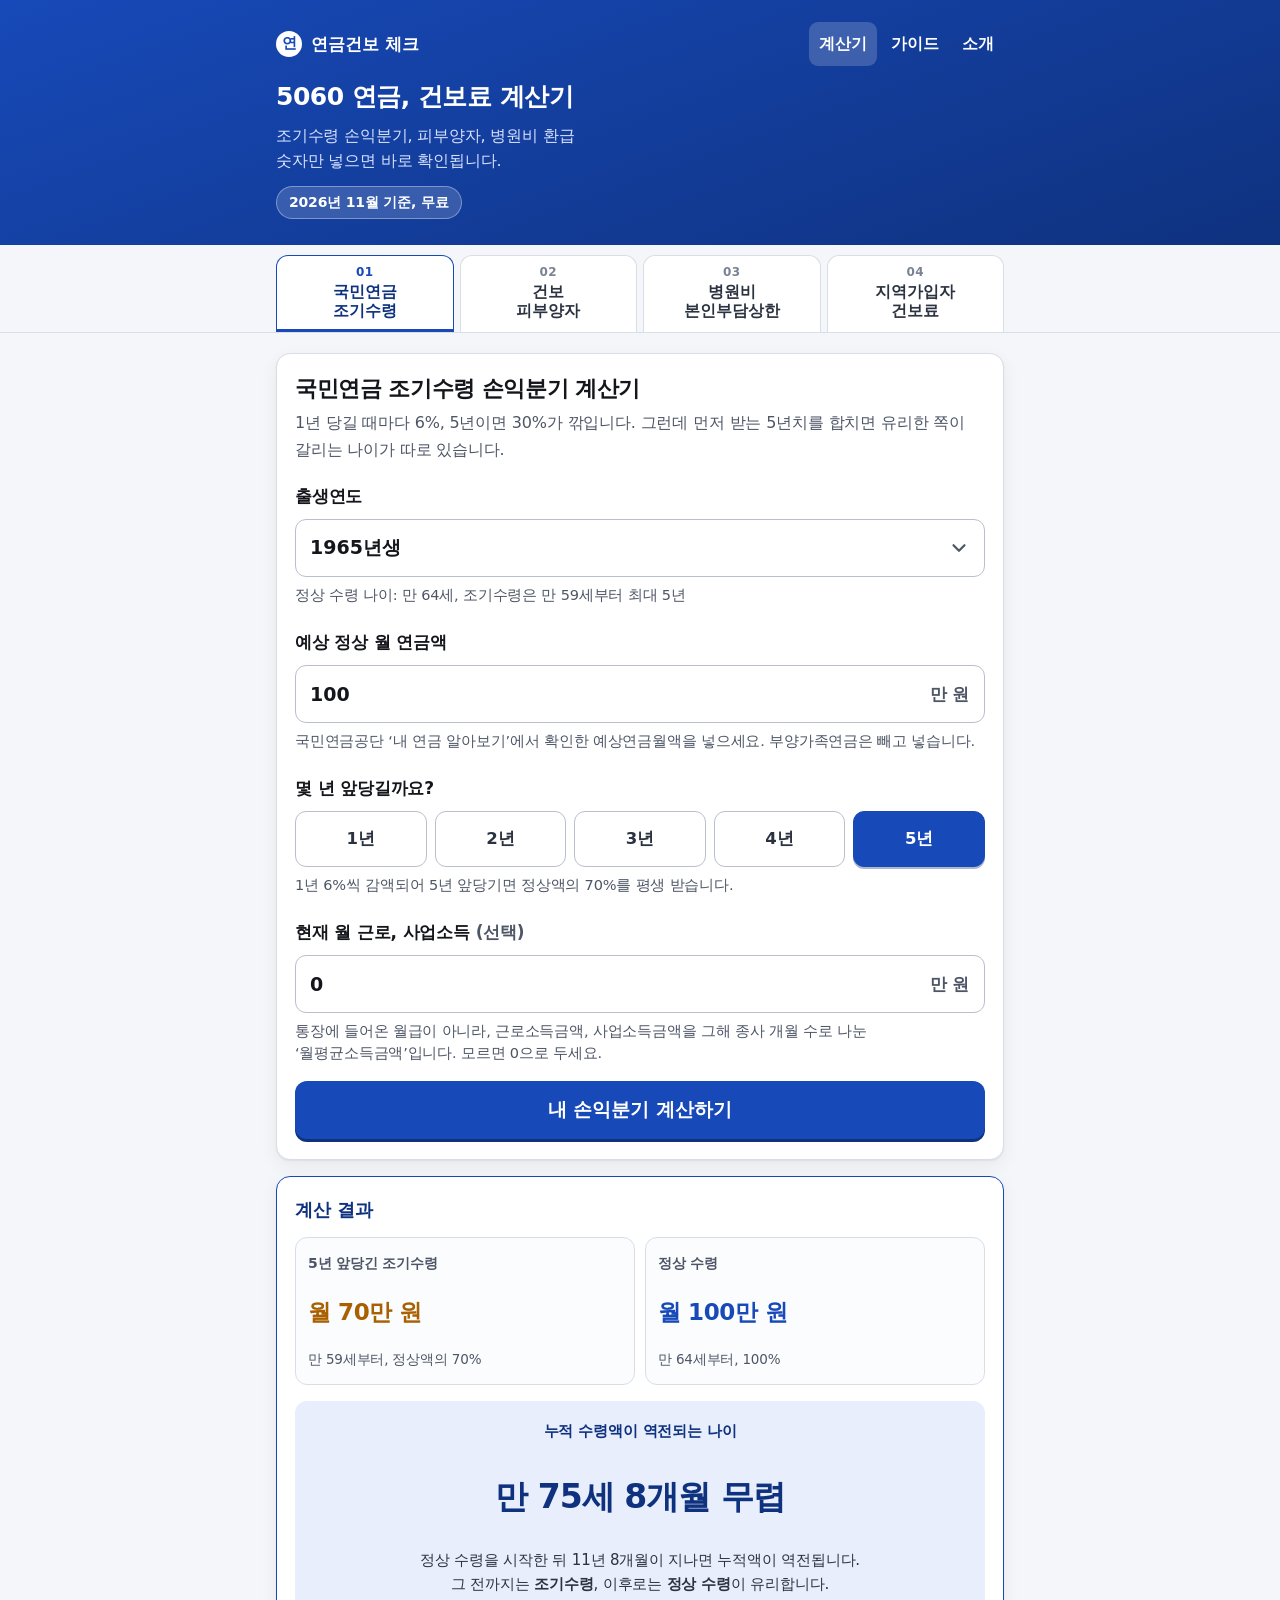
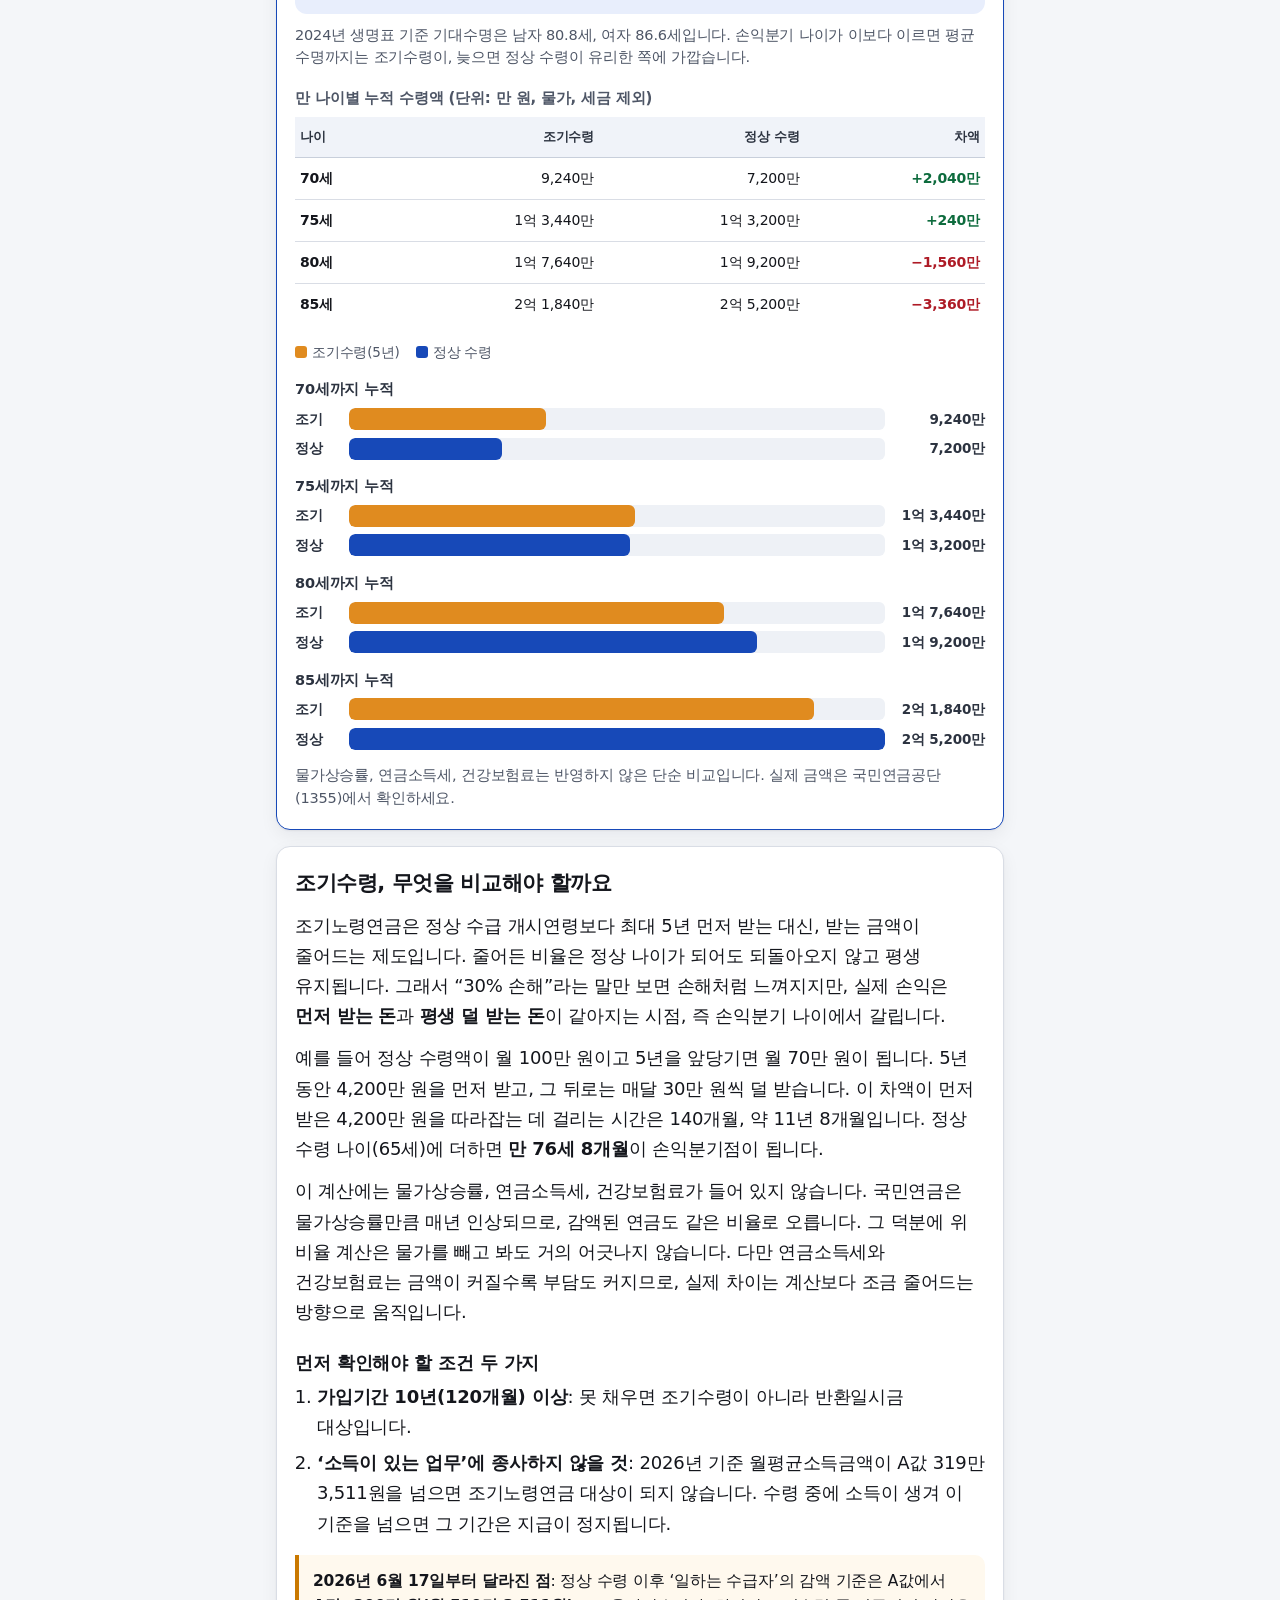
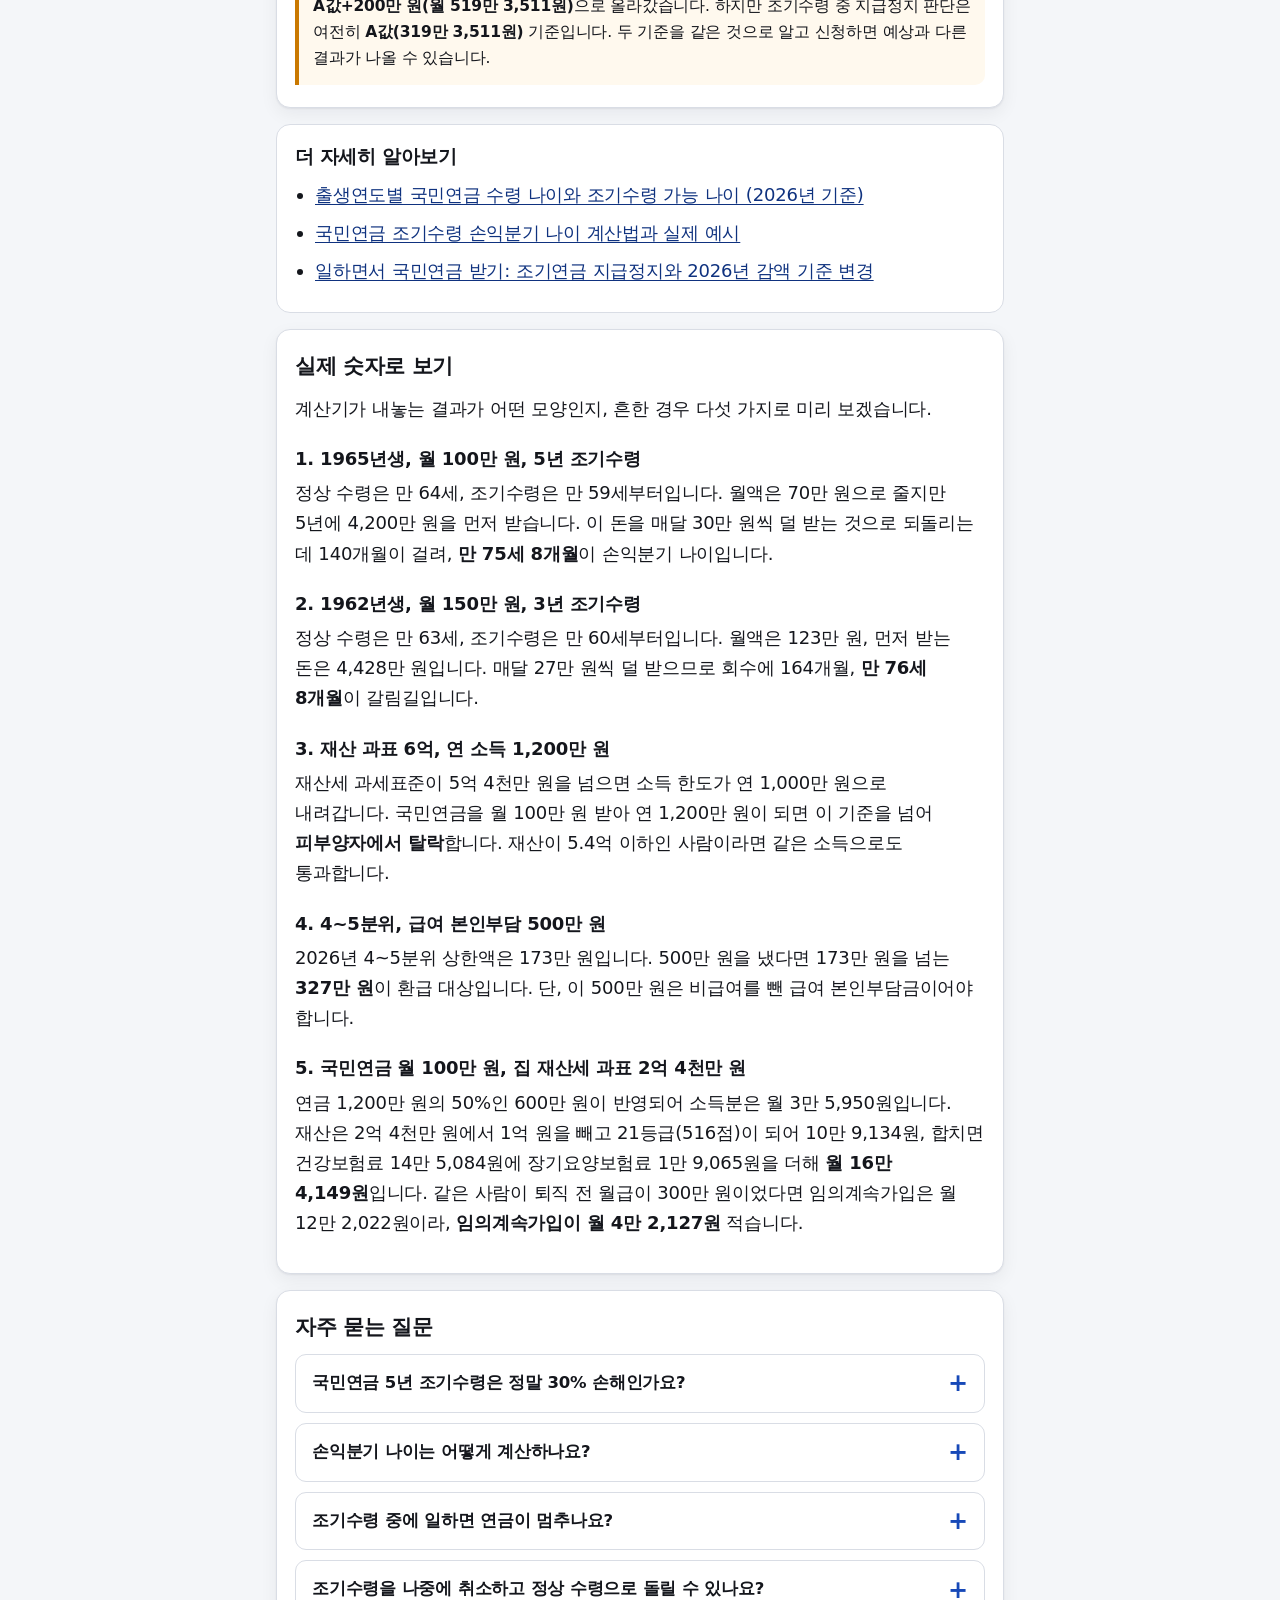
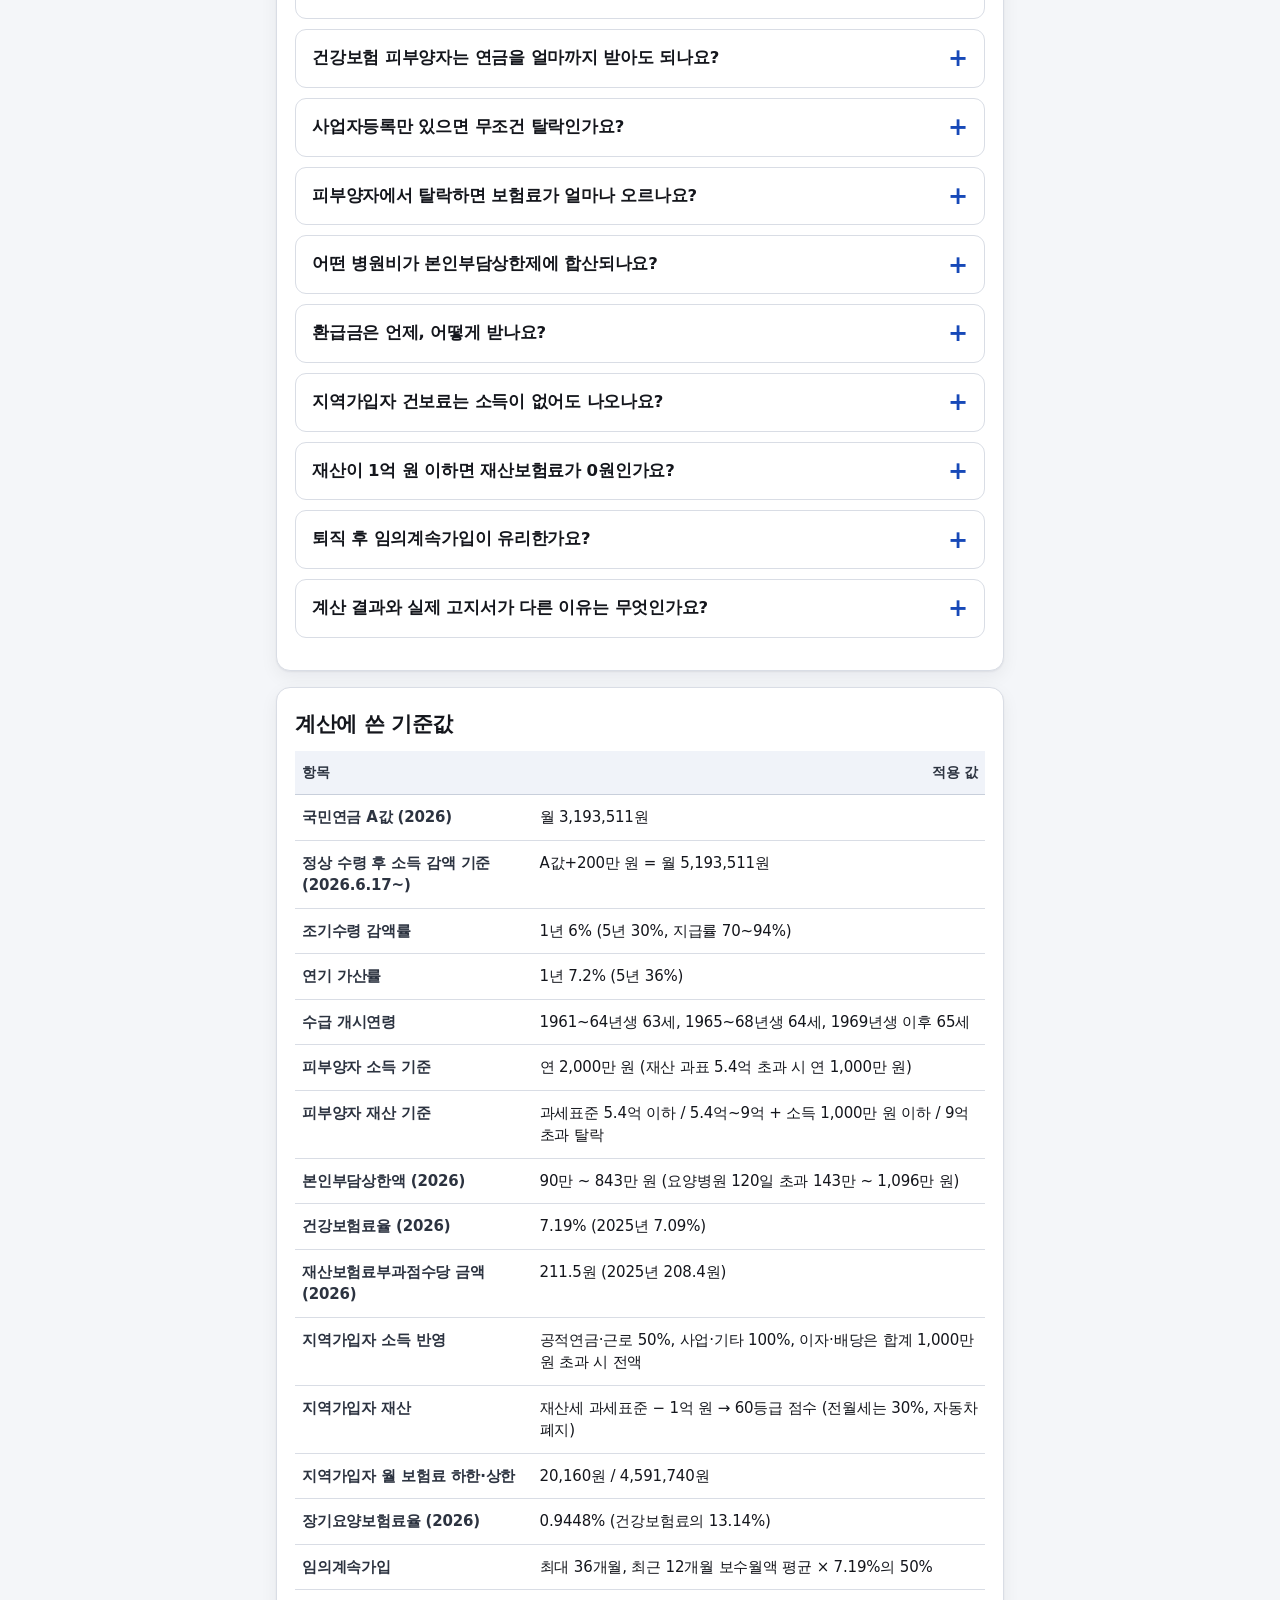
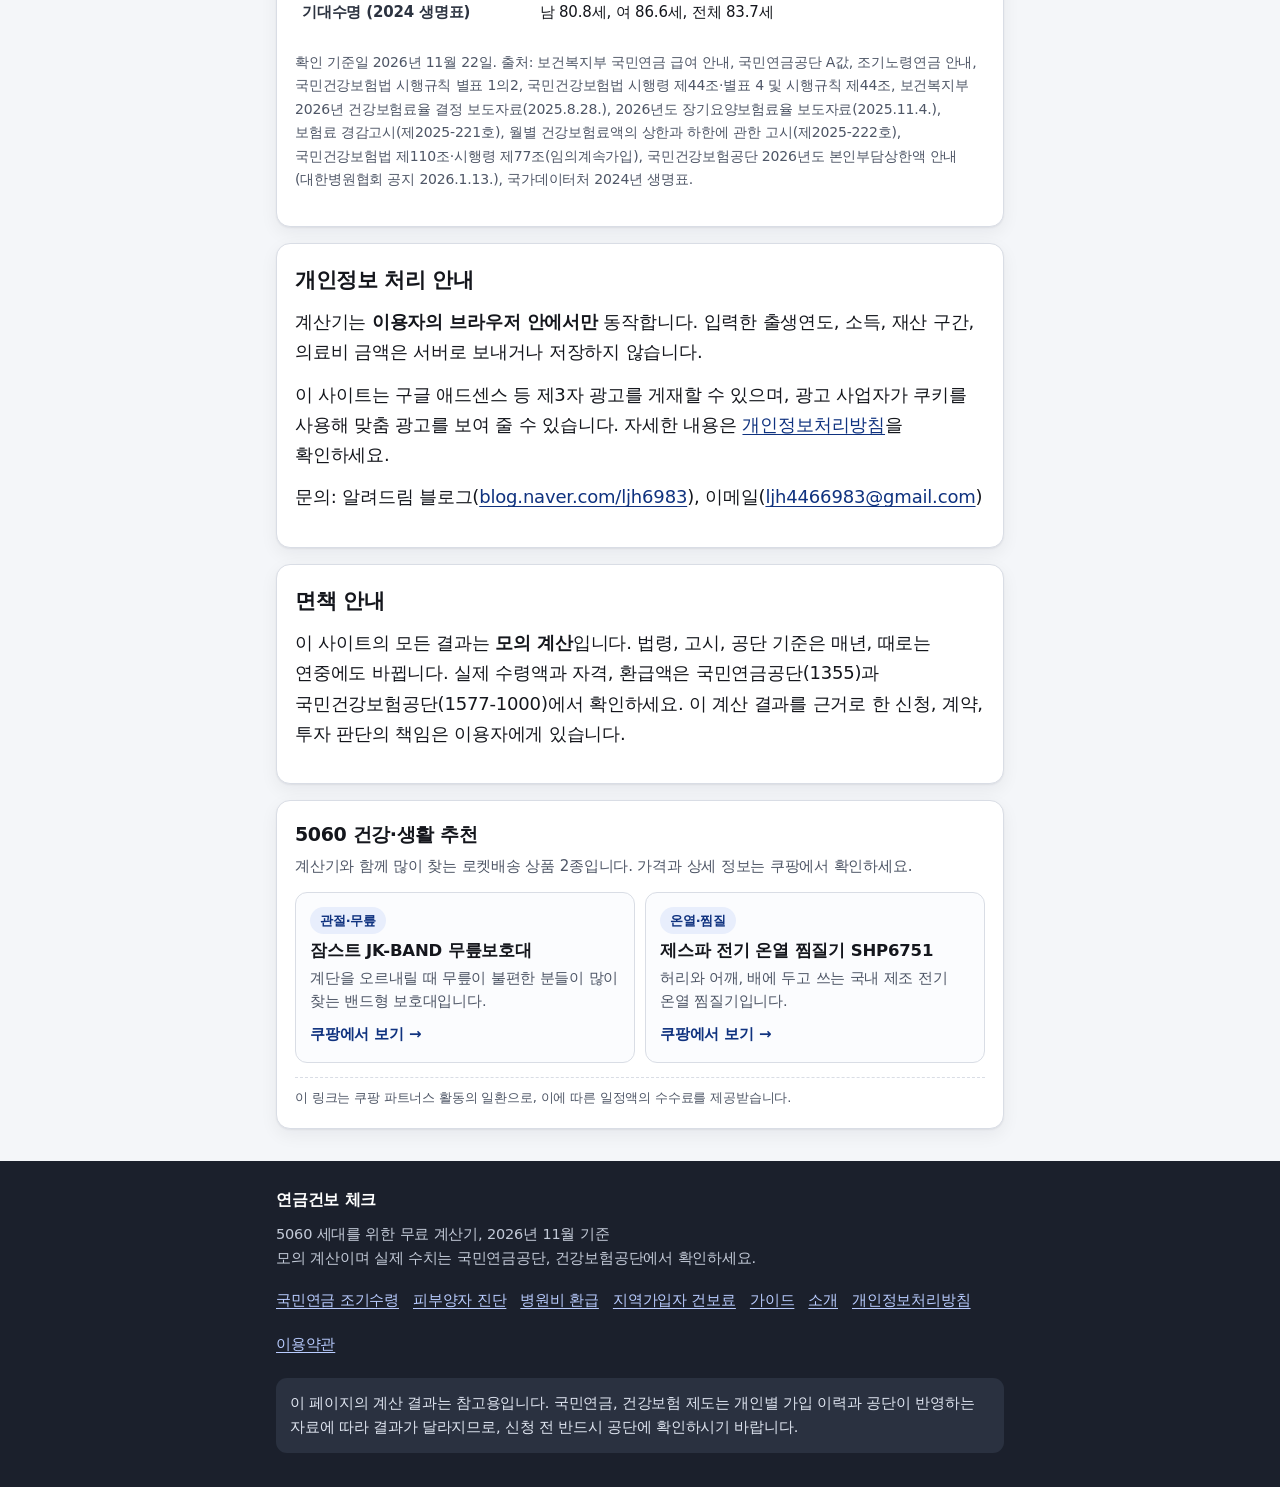
<file: index.html>
<!DOCTYPE html>
<html lang="ko">
<head>
<meta charset="utf-8">
<meta name="viewport" content="width=device-width, initial-scale=1">
<title>5060 연금, 건보료 계산기 | 국민연금 조기수령, 피부양자, 지역가입자 건보료, 병원비 환급</title>
<meta name="description" content="국민연금 조기수령 손익분기 나이, 건강보험 피부양자 탈락 여부, 지역가입자 예상 월 건보료(임의계속가입 비교), 병원비 본인부담상한제 환급액을 2026년 기준으로 바로 계산해 보세요. 출생연도와 금액만 넣으면 끝나는 5060 세대용 무료 계산기입니다.">
<meta name="keywords" content="국민연금 조기수령, 조기노령연금, 손익분기, 건강보험 피부양자, 피부양자 탈락, 지역가입자 건강보험료, 지역가입자 건보료 계산, 임의계속가입, 본인부담상한제, 병원비 환급, 5060, 연금 계산기">
<meta name="author" content="알려드림">
<meta name="robots" content="index,follow,max-image-preview:large">
<meta name="theme-color" content="#1749b8">
<link rel="canonical" href="https://pension-care-web.vercel.app/">
<meta name="google-site-verification" content="HtxIr1ntnCLLT9kgTzbvi44JRHdkgbGRXOn05wLv0VU" />

<!-- Open Graph / 공유 미리보기 -->
<meta property="og:type" content="website">
<meta property="og:locale" content="ko_KR">
<meta property="og:site_name" content="연금건보 체크">
<meta property="og:title" content="5060 연금, 건보료 계산기: 조기수령, 피부양자, 지역가입자 건보료">
<meta property="og:description" content="1년 6%, 5년이면 30% 깎이는 국민연금. 내가 유리한 나이는 언제일까요? 피부양자 탈락 여부, 지역가입자 예상 건보료와 임의계속가입 비교, 병원비 환급액까지 한 화면에서 확인하세요.">
<meta property="og:url" content="https://pension-care-web.vercel.app/">
<meta property="og:image" content="https://pension-care-web.vercel.app/og-image.png">
<meta property="og:image:width" content="1200">
<meta property="og:image:height" content="630">
<meta name="twitter:card" content="summary_large_image">
<meta name="twitter:title" content="5060 연금, 건보료 계산기: 조기수령 손익분기, 피부양자, 병원비 환급">
<meta name="twitter:description" content="출생연도와 금액만 넣으면 조기수령 손익분기 나이, 피부양자 탈락 여부, 병원비 환급액을 계산합니다. 2026년 기준.">
<meta name="twitter:image" content="https://pension-care-web.vercel.app/og-image.png">

<style>
  :root{
    --ink:#14161c;
    --muted:#4e5666;
    --line:#d9dde5;
    --bg:#f4f6f9;
    --card:#ffffff;
    --brand:#1749b8;
    --brand-dark:#0f327f;
    --brand-soft:#e8eefc;
    --green:#0d6b3d;
    --green-soft:#e4f5ec;
    --amber:#8a4a00;
    --amber-soft:#fff2dc;
    --red:#ae1b26;
    --red-soft:#fdecee;
    --radius:14px;
    --shadow:0 1px 2px rgba(16,24,40,.06),0 6px 18px rgba(16,24,40,.06);
  }
  *{box-sizing:border-box}
  html{-webkit-text-size-adjust:100%}
  body{
    margin:0;
    background:var(--bg);
    color:var(--ink);
    font-family:system-ui,-apple-system,"Apple SD Gothic Neo","Malgun Gothic","맑은 고딕",sans-serif;
    font-size:17px;
    line-height:1.68;
    letter-spacing:-0.01em;
    word-break:keep-all;
    overflow-wrap:break-word;
  }
  @media (min-width:430px){ body{font-size:18px} }
  .wrap{max-width:760px;margin:0 auto;padding:0 16px}
  a{color:var(--brand-dark);text-underline-offset:3px}
  a:focus-visible,button:focus-visible,select:focus-visible,input:focus-visible{
    outline:3px solid #1749b8;outline-offset:2px
  }

  /* ── 헤더 ── */
  .site-head{
    background:linear-gradient(160deg,#1749b8 0%,#0f327f 100%);
    color:#fff;padding:22px 0 26px;
  }
  .site-head .wrap{display:block}
  .brand{display:flex;align-items:center;gap:9px;font-weight:800;font-size:17px;letter-spacing:0}
  .brand .dot{
    width:26px;height:26px;border-radius:50%;background:#fff;color:#1749b8;
    display:grid;place-items:center;font-size:15px;font-weight:900
  }
  .site-head h1{
    margin:14px 0 8px;font-size:25px;line-height:1.38;font-weight:800;letter-spacing:-0.02em
  }
  .site-head p{margin:0;color:#d7e2ff;font-size:16px;line-height:1.6}
  .stamp{
    display:inline-block;margin-top:12px;background:rgba(255,255,255,.16);
    border:1px solid rgba(255,255,255,.35);border-radius:999px;
    padding:4px 12px;font-size:14px;font-weight:600;color:#fff
  }

  /* ── 탭 ── */
  .tabs{
    position:sticky;top:0;z-index:20;background:var(--bg);
    border-bottom:1px solid var(--line);
    padding:10px 0 0;
  }
  .tabs .wrap{display:grid;grid-template-columns:repeat(4,1fr);gap:6px}
  .tabbtn{
    appearance:none;border:1.5px solid var(--line);background:#fff;color:#2c3340;
    border-radius:12px 12px 0 0;border-bottom:none;
    padding:9px 2px 10px;font:inherit;font-weight:700;font-size:14.5px;line-height:1.24;
    min-height:62px;display:flex;flex-direction:column;align-items:center;justify-content:center;gap:3px;
    cursor:pointer;text-align:center;word-break:keep-all;
  }
  @media (max-width:420px){ .tabbtn{font-size:13.5px;letter-spacing:-0.02em} }
  @media (min-width:430px){ .tabbtn br.sm{display:none} }
  @media (min-width:600px){ .tabbtn{font-size:15.5px} }
  .tabbtn .num{
    font-size:12px;font-weight:800;color:#7a8395;letter-spacing:.04em
  }
  .tabbtn[aria-selected="true"]{
    background:#fff;border-color:var(--brand);color:var(--brand-dark);
    box-shadow:0 -3px 0 var(--brand) inset;
  }
  .tabbtn[aria-selected="true"] .num{color:var(--brand)}

  /* ── 본문 ── */
  main{padding:20px 0 8px}
  .panel{display:none}
  .panel.is-active{display:block}
  .card{
    background:var(--card);border:1px solid var(--line);border-radius:var(--radius);
    padding:20px 18px;margin:0 0 16px;box-shadow:var(--shadow)
  }
  h2{font-size:22px;line-height:1.4;margin:0 0 6px;font-weight:800;letter-spacing:-0.02em}
  h3{font-size:19px;line-height:1.45;margin:26px 0 8px;font-weight:800}
  .lead{margin:0 0 18px;color:var(--muted);font-size:16px}

  .field{margin:0 0 22px}
  .field:last-of-type{margin-bottom:16px}
  label,.flabel{display:block;font-weight:700;font-size:17px;margin:0 0 8px}
  .hint{margin:7px 0 0;color:var(--muted);font-size:14.5px;line-height:1.55}
  input[type=number],select{
    width:100%;height:58px;padding:0 14px;font:inherit;font-size:19px;font-weight:600;
    color:var(--ink);background:#fff;border:1.5px solid #b9c0cc;border-radius:11px;
  }
  input[type=number]{appearance:textfield}
  input[type=number]::-webkit-outer-spin-button,
  input[type=number]::-webkit-inner-spin-button{-webkit-appearance:none;margin:0}
  select{
    appearance:none;
    background-image:url("data:image/svg+xml,%3Csvg xmlns='http://www.w3.org/2000/svg' width='22' height='22' viewBox='0 0 24 24' fill='none' stroke='%234e5666' stroke-width='2.4' stroke-linecap='round' stroke-linejoin='round'%3E%3Cpolyline points='6 9 12 15 18 9'/%3E%3C/svg%3E");
    background-repeat:no-repeat;background-position:right 14px center;padding-right:46px;
  }
  .input-wrap{position:relative}
  .input-wrap input{padding-right:64px}
  .input-wrap .unit{
    position:absolute;right:16px;top:50%;transform:translateY(-50%);
    color:var(--muted);font-weight:700;font-size:17px;pointer-events:none
  }

  .seg{display:grid;grid-template-columns:repeat(5,1fr);gap:8px}
  .seg button{
    appearance:none;border:1.5px solid #b9c0cc;background:#fff;color:#2c3340;
    font:inherit;font-weight:700;font-size:16.5px;border-radius:11px;min-height:56px;cursor:pointer;
  }
  .seg button[aria-pressed="true"]{
    background:var(--brand);border-color:var(--brand);color:#fff;
    box-shadow:0 2px 0 rgba(15,50,127,.35)
  }

  .radios{display:grid;grid-template-columns:1fr 1fr;gap:10px}
  .radio{
    display:flex;align-items:center;gap:10px;border:1.5px solid #b9c0cc;border-radius:11px;
    min-height:56px;padding:10px 14px;background:#fff;cursor:pointer;font-weight:700;font-size:17px
  }
  .radio input{width:22px;height:22px;accent-color:var(--brand);margin:0}
  .radio.is-on{border-color:var(--brand);background:var(--brand-soft)}
  .check{
    display:flex;align-items:flex-start;gap:11px;border:1.5px solid #b9c0cc;border-radius:11px;
    padding:14px;background:#fff;cursor:pointer;font-weight:600;font-size:16.5px
  }
  .check input{width:22px;height:22px;accent-color:var(--brand);margin:2px 0 0;flex:0 0 auto}
  .check.is-on{border-color:var(--brand);background:var(--brand-soft)}

  .result{
    background:var(--card);border:1.5px solid var(--brand);border-radius:var(--radius);
    padding:20px 18px;margin:0 0 16px;box-shadow:var(--shadow);scroll-margin-top:90px
  }
  .result h3{margin:0 0 14px;font-size:18px;color:var(--brand-dark);letter-spacing:0}
  .duo{display:grid;grid-template-columns:1fr 1fr;gap:10px;margin:0 0 16px}
  .mini{
    border:1px solid var(--line);border-radius:12px;padding:14px 12px;background:#fbfcfe
  }
  .mini .k{font-size:14px;color:var(--muted);font-weight:700;margin:0 0 4px}
  .mini .v{font-size:23px;font-weight:800;line-height:1.25;letter-spacing:-0.02em}
  .mini .s{font-size:13.5px;color:var(--muted);margin:4px 0 0;line-height:1.45}
  .big{
    text-align:center;background:var(--brand-soft);border-radius:12px;padding:18px 12px;margin:0 0 8px
  }
  .big .k{font-size:15px;font-weight:800;color:var(--brand-dark);margin:0 0 6px}
  .big .v{font-size:33px;font-weight:900;line-height:1.2;letter-spacing:-0.03em;color:var(--brand-dark)}
  .big .s{font-size:15px;color:#2c3340;margin:8px 0 0;line-height:1.55}

  .tablewrap{overflow-x:auto;-webkit-overflow-scrolling:touch;margin:0 -4px;padding:0 4px}
  table{border-collapse:collapse;width:100%;font-size:15px;min-width:0}
  caption{text-align:left;font-size:15px;color:var(--muted);font-weight:700;padding:0 0 8px;line-height:1.5}
  th,td{padding:11px 7px;border-bottom:1px solid var(--line);text-align:right;white-space:normal;word-break:keep-all;line-height:1.5}
  th:first-child,td:first-child{text-align:left}
  thead th{background:#f0f3f9;font-size:14px;color:#2c3340;border-bottom:1.5px solid #c8cfdb}
  tbody tr:last-child td{border-bottom:none}
  table.t-compact{font-size:14px}
  table.t-compact th,table.t-compact td{padding:10px 5px}
  table.t-compact thead th{font-size:13px}
  .pos{color:var(--green);font-weight:800}
  .neg{color:var(--red);font-weight:800}

  .bars{margin:16px 0 0}
  .barline{display:grid;grid-template-columns:46px 1fr 92px;align-items:center;gap:8px;margin:0 0 7px}
  .barname{font-size:13.5px;font-weight:800;color:#2c3340}
  .bartrack{background:#eef1f6;border-radius:6px;height:22px;overflow:hidden}
  .barfill{height:100%;border-radius:6px}
  .bar-early{background:#e08b1f}
  .bar-normal{background:#1749b8}
  .barval{font-size:13.5px;font-weight:700;color:#2c3340;text-align:right}
  .agediv{font-size:14.5px;font-weight:800;margin:14px 0 6px;color:#2c3340}
  .legend{display:flex;gap:16px;font-size:13.5px;color:var(--muted);margin:12px 0 0;flex-wrap:wrap}
  .legend i{display:inline-block;width:12px;height:12px;border-radius:3px;margin-right:5px;vertical-align:-1px}

  .note{
    border-left:4px solid var(--brand);background:#f7f9fe;border-radius:0 10px 10px 0;
    padding:14px 14px;margin:16px 0 0;font-size:15.5px;line-height:1.65
  }
  .note strong{font-weight:800}
  .note.warn{border-left-color:#c97800;background:#fff9ee}
  .note.danger{border-left-color:var(--red);background:var(--red-soft)}
  .note.ok{border-left-color:var(--green);background:var(--green-soft)}
  .note p{margin:0 0 8px}
  .note p:last-child{margin:0}
  .note ul{margin:6px 0 0;padding-left:20px}
  .note li{margin:0 0 4px}

  .badge{
    display:inline-block;border-radius:999px;padding:7px 15px;font-weight:900;font-size:17px;margin:0 0 12px
  }
  .badge.ok{background:var(--green);color:#fff}
  .badge.warn{background:#c97800;color:#fff}
  .badge.danger{background:var(--red);color:#fff}
  .verdict{margin:0 0 6px;font-size:20px;font-weight:800;line-height:1.4}

  .btn{
    appearance:none;display:block;width:100%;min-height:58px;border:none;border-radius:12px;
    background:var(--brand);color:#fff;font:inherit;font-size:19px;font-weight:800;
    cursor:pointer;box-shadow:0 3px 0 var(--brand-dark);margin:6px 0 0
  }
  .btn:active{transform:translateY(2px);box-shadow:0 1px 0 var(--brand-dark)}
  .btn.ghost{background:#fff;color:var(--brand-dark);border:1.5px solid var(--brand);box-shadow:none;min-height:52px;font-size:17px}

  /* ── 콘텐츠, FAQ ── */
  .content{background:var(--card);border:1px solid var(--line);border-radius:var(--radius);padding:22px 18px;margin:0 0 16px;box-shadow:var(--shadow)}
  .content h2{font-size:21px;margin:0 0 12px}
  .content h3{font-size:18px;margin:22px 0 6px}
  .content p{margin:0 0 12px}
  .content ul,.content ol{margin:0 0 12px;padding-left:22px}
  .content li{margin:0 0 6px}
  .content table{min-width:0;font-size:15px;margin:10px 0 16px}
  .content table th,.content table td{white-space:normal}
  .content table.t-text td{text-align:left;vertical-align:top}
  .content table.t-text td:first-child{width:34%;font-weight:700;color:#2c3340}
  .content table.t-text td:last-child{padding-left:10px}

  details{border:1px solid var(--line);border-radius:11px;padding:0;margin:0 0 10px;background:#fff}
  details[open]{background:#fbfcfe;border-color:#c3cde2}
  summary{
    cursor:pointer;padding:16px 44px 16px 16px;font-weight:700;font-size:16.5px;position:relative;list-style:none;line-height:1.5
  }
  summary::-webkit-details-marker{display:none}
  summary::after{
    content:"+";position:absolute;right:16px;top:50%;transform:translateY(-50%);
    font-size:24px;font-weight:700;color:var(--brand);line-height:1
  }
  details[open] summary::after{content:"\2212"}
  details .body{padding:0 16px 16px;font-size:16px;color:#2c3340}
  details .body p{margin:0 0 10px}
  details .body p:last-child{margin:0}

  .src{font-size:14px;color:var(--muted)}
  .src li{margin:0 0 5px}
  .foot{
    background:#1b202c;color:#c3cad8;padding:26px 0 34px;margin-top:8px;font-size:14.5px
  }
  .foot strong{color:#fff;display:block;font-size:16px;margin:0 0 8px}
  .foot p{margin:0 0 10px}
  .foot a{color:#b9ccff}
  .disclaimer{
    background:#2a3140;border-radius:11px;padding:14px;margin:14px 0 0;color:#dfe5f0;font-size:14.5px;line-height:1.6
  }
  .skip{position:absolute;left:-9999px}
  .skip:focus{position:static;display:inline-block;margin:8px;background:#fff;padding:8px 12px;border-radius:8px}

  @media print{
    .tabs,.btn,.site-head{background:#fff!important;color:#000!important}
    .tabbtn{min-height:auto}
    .panel{display:block!important;page-break-inside:avoid}
    body{background:#fff;font-size:12pt}
    details{border:none} details .body{display:block!important}
    .promo{display:none!important}
  }

  .headrow{display:flex;align-items:center;justify-content:space-between;gap:10px;flex-wrap:wrap}
  .brand{color:#fff;text-decoration:none}
  .gnav{display:flex;gap:4px}
  .gnav a{color:#fff;font-weight:700;font-size:15.5px;text-decoration:none;padding:8px 10px;border-radius:9px;min-height:44px;display:inline-flex;align-items:center}
  .gnav a:hover,.gnav a[aria-current=page]{background:rgba(255,255,255,.18)}
  .related{background:var(--card);border:1px solid var(--line);border-radius:var(--radius);padding:18px;margin:0 0 16px}
  .related h2{font-size:19px;margin:0 0 10px}
  .related ul{margin:0;padding-left:20px}.related li{margin:0 0 8px}
  .crumb{font-size:14px;color:var(--muted);margin:0 0 10px}.crumb a{color:var(--muted)}
  .guide-list{list-style:none;padding:0;margin:0}
  .guide-list li{border-bottom:1px solid var(--line);padding:14px 0}.guide-list li:last-child{border:0}
  .guide-list a{font-weight:800;font-size:17.5px;text-decoration:none}
  .guide-list p{margin:4px 0 0;color:var(--muted);font-size:15px}
  a.btn{text-align:center;text-decoration:none;line-height:58px}
  .foot nav{display:flex;flex-wrap:wrap;gap:4px 14px;margin:0 0 10px}
  .foot nav a{min-height:40px;display:inline-flex;align-items:center}

  /* ── 쿠팡 파트너스 추천 배너 (5060 건강·생활) ── */
  .promo{background:var(--card);border:1px solid var(--line);border-radius:var(--radius);padding:20px 18px;margin:0 0 16px;box-shadow:var(--shadow)}
  .promo h2{font-size:19px;margin:0 0 6px}
  .promo-lead{margin:0 0 14px;color:var(--muted);font-size:15px;line-height:1.6}
  .promo-grid{display:grid;grid-template-columns:1fr;gap:10px}
  .promo-card{display:flex;flex-direction:column;gap:5px;border:1.5px solid var(--line);border-radius:12px;padding:14px;background:#fbfcfe;text-decoration:none;color:var(--ink)}
  .promo-card:hover,.promo-card:focus-visible{border-color:var(--brand);box-shadow:0 2px 10px rgba(23,73,184,.12)}
  .promo-tag{align-self:flex-start;background:var(--brand-soft);color:var(--brand-dark);border-radius:999px;padding:3px 10px;font-size:13px;font-weight:800}
  .promo-name{font-weight:800;font-size:16.5px;line-height:1.4;letter-spacing:-0.01em}
  .promo-desc{font-size:14.5px;color:var(--muted);line-height:1.55}
  .promo-cta{margin-top:5px;font-weight:800;font-size:15px;color:var(--brand-dark)}
  .promo-notice{margin:14px 0 0;font-size:13px;color:var(--muted);line-height:1.55;border-top:1px dashed var(--line);padding-top:10px}
  @media (min-width:560px){.promo-grid{grid-template-columns:1fr 1fr}}
</style>
</head>
<body>
<a class="skip" href="#main">본문으로 바로 가기</a>

<header class="site-head">
  <div class="wrap">
    <div class="headrow"><a class="brand" href="/"><span class="dot" aria-hidden="true">연</span> 연금건보 체크</a><nav class="gnav" aria-label="사이트 메뉴"><a href="/" aria-current="page">계산기</a><a href="/guide">가이드</a><a href="/about">소개</a></nav></div>
    <h1>5060 연금, 건보료 계산기</h1>
    <p>조기수령 손익분기, 피부양자, 병원비 환급<br>숫자만 넣으면 바로 확인됩니다.</p>
    <span class="stamp">2026년 11월 기준, 무료</span>
  </div>
</header>

<nav class="tabs" aria-label="계산기 선택">
  <div class="wrap" role="tablist">
    <button class="tabbtn" id="tabbtn-pension" role="tab" aria-selected="true" aria-controls="tab-pension" data-tab="pension">
      <span class="num">01</span><span>국민연금<br>조기수령</span>
    </button>
    <button class="tabbtn" id="tabbtn-insurance" role="tab" aria-selected="false" aria-controls="tab-insurance" data-tab="insurance">
      <span class="num">02</span><span>건보<br>피부양자</span>
    </button>
    <button class="tabbtn" id="tabbtn-medical" role="tab" aria-selected="false" aria-controls="tab-medical" data-tab="medical">
      <span class="num">03</span><span>병원비<br>본인부담<br class="sm">상한</span>
    </button>
    <button class="tabbtn" id="tabbtn-regional" role="tab" aria-selected="false" aria-controls="tab-regional" data-tab="regional">
      <span class="num">04</span><span>지역가입자<br>건보료</span>
    </button>
  </div>
</nav>

<main id="main">
  <div class="wrap">

    <!-- ══════════════ 탭 1 ══════════════ -->
    <section class="panel is-active" id="tab-pension" role="tabpanel" aria-labelledby="tabbtn-pension" tabindex="0">
      <div class="card">
        <h2>국민연금 조기수령 손익분기 계산기</h2>
        <p class="lead">1년 당길 때마다 6%, 5년이면 30%가 깎입니다. 그런데 먼저 받는 5년치를 합치면 유리한 쪽이 갈리는 나이가 따로 있습니다.</p>

        <div class="field">
          <label for="birthYear">출생연도</label>
          <select id="birthYear"></select>
          <p class="hint" id="normalAgeHint"></p>
        </div>

        <div class="field">
          <label for="normalPension">예상 정상 월 연금액</label>
          <div class="input-wrap">
            <input id="normalPension" type="number" inputmode="numeric" min="10" max="400" step="1" value="100" aria-describedby="normalPensionHint">
            <span class="unit">만 원</span>
          </div>
          <p class="hint" id="normalPensionHint">국민연금공단 ‘내 연금 알아보기’에서 확인한 예상연금월액을 넣으세요. 부양가족연금은 빼고 넣습니다.</p>
        </div>

        <div class="field">
          <span class="flabel" id="earlyYearsLabel">몇 년 앞당길까요?</span>
          <div class="seg" role="group" aria-labelledby="earlyYearsLabel" id="earlySeg">
            <button type="button" data-years="1" aria-pressed="false">1년</button>
            <button type="button" data-years="2" aria-pressed="false">2년</button>
            <button type="button" data-years="3" aria-pressed="false">3년</button>
            <button type="button" data-years="4" aria-pressed="false">4년</button>
            <button type="button" data-years="5" aria-pressed="true">5년</button>
          </div>
          <p class="hint">1년 6%씩 감액되어 5년 앞당기면 정상액의 70%를 평생 받습니다.</p>
        </div>

        <div class="field">
          <label for="income">현재 월 근로, 사업소득 <span style="font-weight:600;color:var(--muted)">(선택)</span></label>
          <div class="input-wrap">
            <input id="income" type="number" inputmode="numeric" min="0" max="2000" step="10" value="0" aria-describedby="incomeHint">
            <span class="unit">만 원</span>
          </div>
          <p class="hint" id="incomeHint">통장에 들어온 월급이 아니라, 근로소득금액, 사업소득금액을 그해 종사 개월 수로 나눈 ‘월평균소득금액’입니다. 모르면 0으로 두세요.</p>
        </div>

        <button class="btn" id="calcPensionBtn" type="button">내 손익분기 계산하기</button>
      </div>

      <div id="pensionResult" aria-live="polite"></div>

      <div class="content">
        <h2>조기수령, 무엇을 비교해야 할까요</h2>
        <p>조기노령연금은 정상 수급 개시연령보다 최대 5년 먼저 받는 대신, 받는 금액이 줄어드는 제도입니다. 줄어든 비율은 정상 나이가 되어도 되돌아오지 않고 평생 유지됩니다. 그래서 “30% 손해”라는 말만 보면 손해처럼 느껴지지만, 실제 손익은 <strong>먼저 받는 돈</strong>과 <strong>평생 덜 받는 돈</strong>이 같아지는 시점, 즉 손익분기 나이에서 갈립니다.</p>
        <p>예를 들어 정상 수령액이 월 100만 원이고 5년을 앞당기면 월 70만 원이 됩니다. 5년 동안 4,200만 원을 먼저 받고, 그 뒤로는 매달 30만 원씩 덜 받습니다. 이 차액이 먼저 받은 4,200만 원을 따라잡는 데 걸리는 시간은 140개월, 약 11년 8개월입니다. 정상 수령 나이(65세)에 더하면 <strong>만 76세 8개월</strong>이 손익분기점이 됩니다.</p>
        <p>이 계산에는 물가상승률, 연금소득세, 건강보험료가 들어 있지 않습니다. 국민연금은 물가상승률만큼 매년 인상되므로, 감액된 연금도 같은 비율로 오릅니다. 그 덕분에 위 비율 계산은 물가를 빼고 봐도 거의 어긋나지 않습니다. 다만 연금소득세와 건강보험료는 금액이 커질수록 부담도 커지므로, 실제 차이는 계산보다 조금 줄어드는 방향으로 움직입니다.</p>
        <h3>먼저 확인해야 할 조건 두 가지</h3>
        <ol>
          <li><strong>가입기간 10년(120개월) 이상</strong>: 못 채우면 조기수령이 아니라 반환일시금 대상입니다.</li>
          <li><strong>‘소득이 있는 업무’에 종사하지 않을 것</strong>: 2026년 기준 월평균소득금액이 A값 319만 3,511원을 넘으면 조기노령연금 대상이 되지 않습니다. 수령 중에 소득이 생겨 이 기준을 넘으면 그 기간은 지급이 정지됩니다.</li>
        </ol>
        <div class="note warn">
          <p><strong>2026년 6월 17일부터 달라진 점</strong>: 정상 수령 이후 ‘일하는 수급자’의 감액 기준은 A값에서 <strong>A값+200만 원(월 519만 3,511원)</strong>으로 올라갔습니다. 하지만 조기수령 중 지급정지 판단은 여전히 <strong>A값(319만 3,511원)</strong> 기준입니다. 두 기준을 같은 것으로 알고 신청하면 예상과 다른 결과가 나올 수 있습니다.</p>
        </div>
      </div>
      <aside class="related"><h2>더 자세히 알아보기</h2><ul><li><a href="/guide/pension-age-by-birth-year">출생연도별 국민연금 수령 나이와 조기수령 가능 나이 (2026년 기준)</a></li><li><a href="/guide/early-pension-break-even">국민연금 조기수령 손익분기 나이 계산법과 실제 예시</a></li><li><a href="/guide/working-pension-suspension">일하면서 국민연금 받기: 조기연금 지급정지와 2026년 감액 기준 변경</a></li></ul></aside>
    </section>

    <!-- ══════════════ 탭 2 ══════════════ -->
    <section class="panel" id="tab-insurance" role="tabpanel" aria-labelledby="tabbtn-insurance" tabindex="0">
      <div class="card">
        <h2>건강보험 피부양자 탈락 자가진단</h2>
        <p class="lead">소득, 재산, 사업소득 세 가지 문을 모두 통과해야 피부양자로 남습니다. 하나만 넘어도 지역가입자가 되어 보험료를 따로 냅니다.</p>

        <div class="field">
          <label for="relation">직장가입자와의 관계</label>
          <select id="relation">
            <option value="family">배우자, 부모, 자녀</option>
            <option value="sibling">형제, 자매</option>
          </select>
          <p class="hint">직계존속, 비속과 그 배우자, 본인 배우자가 여기에 해당합니다. 형제, 자매는 재산 기준이 훨씬 낮습니다(재산세 과세표준 1억 8천만 원 이하).</p>
        </div>

        <div class="field">
          <label for="property">재산세 과세표준 합계</label>
          <select id="property">
            <option value="low">5억 4천만 원 이하</option>
            <option value="mid">5억 4천만 원 초과 ~ 9억 원 이하</option>
            <option value="high">9억 원 초과</option>
          </select>
          <p class="hint">시세나 공시가격이 아니라 재산세 고지서, 위택스에 찍힌 <strong>과세표준</strong>입니다. 1세대 1주택이면 과표 5.4억은 공시가격 약 12억, 9억은 약 20억에 해당합니다.</p>
        </div>

        <div class="field">
          <span class="flabel">사업자등록이 되어 있나요?</span>
          <div class="radios" id="bizRadios">
            <label class="radio"><input type="radio" name="biz" value="no" checked><span>아니요</span></label>
            <label class="radio"><input type="radio" name="biz" value="yes"><span>예</span></label>
          </div>
          <p class="hint">사업자등록이 있으면 사업소득이 1원이라도 생기는 순간 탈락입니다. 등록이 없을 때만 연 500만 원까지 봐줍니다.</p>
        </div>

        <div class="field">
          <label for="bizIncome">연간 사업소득</label>
          <div class="input-wrap">
            <input id="bizIncome" type="number" inputmode="numeric" min="0" max="20000" step="10" value="0">
            <span class="unit">만 원</span>
          </div>
          <p class="hint">매출이 아니라 필요경비를 뺀 사업소득금액입니다. 없으면 0.</p>
        </div>

        <div class="field">
          <label class="check" for="rental">
            <input type="checkbox" id="rental">
            <span>주택임대소득이 있습니다 <span style="font-weight:600;color:var(--muted)">(월세, 전세보증금 운용 등)</span></span>
          </label>
          <p class="hint">주택임대소득은 사업자등록이 없어도, 500만 원 이하여도 예외 없이 탈락 사유가 됩니다.</p>
        </div>

        <div class="field">
          <label for="totalIncome">연간 소득 합계</label>
          <div class="input-wrap">
            <input id="totalIncome" type="number" inputmode="numeric" min="0" max="30000" step="10" value="0">
            <span class="unit">만 원</span>
          </div>
          <p class="hint">이자, 배당, 연금, 근로, 기타소득을 모두 더한 금액입니다. 공적연금은 세금 공제 전, 받은 금액 전부를 넣습니다. 이자, 배당은 합계 1,000만 원 이하면 합산하지 않는 것이 원칙입니다(적용 여부는 공단 확인).</p>
        </div>

        <button class="btn" id="calcInsuranceBtn" type="button">피부양자 자격 진단하기</button>
      </div>

      <div id="insuranceResult" aria-live="polite"></div>

      <div class="content">
        <h2>피부양자, 왜 떨어지는 걸까요</h2>
        <p>피부양자는 직장가입자에게 주로 생계를 의존하는 가족으로, 보험료를 따로 내지 않고 건강보험 혜택을 받는 사람입니다. 국민건강보험법 시행규칙 별표 1의2는 세 가지 요건을 함께 보도록 정하고 있습니다.</p>
        <table class="t-text">
          <thead><tr><th>기준</th><th>내용</th></tr></thead>
          <tbody>
            <tr><td>소득 합계</td><td>연 2,000만 원 이하</td></tr>
            <tr><td>사업소득</td><td>원칙적으로 없어야 함</td></tr>
            <tr><td>사업자등록 없음</td><td>사업소득 연 500만 원까지 인정</td></tr>
            <tr><td>재산 과표 5.4억 이하</td><td>소득 2,000만 원까지 인정</td></tr>
            <tr><td>재산 과표 5.4억 초과~9억</td><td>소득 1,000만 원 이하일 때만 인정</td></tr>
            <tr><td>재산 과표 9억 초과</td><td>소득과 무관하게 탈락</td></tr>
            <tr><td>형제, 자매</td><td>재산 과표 1.8억 이하</td></tr>
          </tbody>
        </table>
        <p>가장 많이 걸리는 곳은 재산 구간입니다. 과세표준이 5억 4천만 원을 넘으면 소득 한도가 절반인 1,000만 원으로 내려갑니다. 이때는 국민연금 월 84만 원 정도만 받아도 기준을 넘습니다. 반대로 재산이 5.4억 이하라면 연 2,000만 원, 월 166만 원까지는 소득만으로는 탈락하지 않습니다.</p>
        <h3>자료는 11월과 1월에 바뀝니다</h3>
        <p>공단은 11월에 전년도 소득자료와 그해 6월 1일 기준 재산 자료를 새로 반영하고, 연금소득만 1월에 갱신합니다. 그래서 매년 11월과 1월에 자격이 다시 심사됩니다. 지금 통과했다고 내년에도 그대로라고 볼 수 없고, 소득이 줄었다면 공단에 자료를 제출해 다시 심사를 요청할 수 있습니다.</p>
      </div>
      <aside class="related"><h2>더 자세히 알아보기</h2><ul><li><a href="/guide/dependent-income-criteria">건강보험 피부양자 소득 기준 2,000만 원, 무엇을 합산하나요</a></li><li><a href="/guide/dependent-property-criteria">피부양자 재산 기준: 재산세 과세표준 5.4억, 9억의 의미</a></li><li><a href="/guide/voluntary-continuation">퇴직 후 건강보험 임의계속가입: 신청 조건, 기한, 따져볼 점</a></li></ul></aside>
    </section>

    <!-- ══════════════ 탭 3 ══════════════ -->
    <section class="panel" id="tab-medical" role="tabpanel" aria-labelledby="tabbtn-medical" tabindex="0">
      <div class="card">
        <h2>병원비 본인부담상한제 환급 체크</h2>
        <p class="lead">1년 동안 낸 건강보험 본인부담금이 내 소득분위 상한액을 넘으면, 넘는 금액을 건강보험공단이 돌려줍니다. 얼마를 돌려받을지 미리 계산해 볼 수 있습니다.</p>

        <div class="field">
          <label for="bracket">내 건강보험료 분위</label>
          <select id="bracket">
            <option value="1">1분위 (하위 10%)</option>
            <option value="23" selected>2~3분위</option>
            <option value="45">4~5분위</option>
            <option value="67">6~7분위</option>
            <option value="8">8분위</option>
            <option value="9">9분위</option>
            <option value="10">10분위 (상위 10%)</option>
          </select>
          <p class="hint">공단 앱, 누리집 ‘본인부담상한제’ 화면이나 고객센터(1577-1000)에서 확인할 수 있습니다. 모르면 4~5분위로 두고 보세요.</p>
        </div>

        <div class="field">
          <label class="check" for="longStay">
            <input type="checkbox" id="longStay">
            <span>같은 해에 요양병원에 120일을 넘게 입원했습니다</span>
          </label>
          <p class="hint">요양병원 장기입원은 별도의 더 높은 상한액이 적용됩니다.</p>
        </div>

        <div class="field">
          <label for="paidAmount">연간 급여 본인부담 의료비</label>
          <div class="input-wrap">
            <input id="paidAmount" type="number" inputmode="numeric" min="0" max="20000" step="10" value="300">
            <span class="unit">만 원</span>
          </div>
          <p class="hint">영수증의 ‘환자 부담 총액’ 중 <strong>급여</strong> 부분만 넣습니다. 비급여(도수치료, 상급병실 차액, 임플란트 등)는 상한제에 들어가지 않습니다.</p>
        </div>

        <button class="btn" id="calcMedicalBtn" type="button">환급 가능 금액 계산하기</button>
      </div>

      <div id="medicalResult" aria-live="polite"></div>

      <div class="content">
        <h2>본인부담상한제, 이렇게 작동합니다</h2>
        <p>건강보험이 적용되는 진료를 받고 환자가 낸 본인일부부담금을 1월 1일부터 12월 31일까지 합산합니다. 그 합계가 내 소득분위의 상한액을 넘으면, 넘은 금액을 공단이 부담합니다. 병원을 여러 곳 다녀도 한 사람 기준으로 다 합쳐서 계산합니다.</p>
        <table>
          <thead><tr><th>분위</th><th>2026년 상한액</th><th>요양병원 120일 초과</th></tr></thead>
          <tbody>
            <tr><td>1분위</td><td>90만 원</td><td>143만 원</td></tr>
            <tr><td>2~3분위</td><td>112만 원</td><td>181만 원</td></tr>
            <tr><td>4~5분위</td><td>173만 원</td><td>245만 원</td></tr>
            <tr><td>6~7분위</td><td>326만 원</td><td>404만 원</td></tr>
            <tr><td>8분위</td><td>446만 원</td><td>580만 원</td></tr>
            <tr><td>9분위</td><td>536만 원</td><td>698만 원</td></tr>
            <tr><td>10분위</td><td>843만 원</td><td>1,096만 원</td></tr>
          </tbody>
        </table>
        <h3>상한액에 들어가지 않는 돈</h3>
        <p>비급여, 선별급여, 전액본인부담, 상급병실(2인실과 3인실) 입원료 차액, 임플란트, 추나요법, 간병비는 합계에서 빠집니다. 영수증 총액이 커도 급여 본인부담금이 적으면 환급액은 없습니다.</p>
        <h3>언제 돌려받나요</h3>
        <p>한 병원에 낸 본인부담이 연 843만 원을 넘으면 병원이 공단에 바로 청구하는 사전급여가 되고, 개인 누적액이 1,096만 원을 넘으면 공단이 매월 계산해 지급합니다. 그 밖의 경우에는 다음 해 8월 말부터 개인별 상한액이 확정되어 정산 지급됩니다. 공단이 대상자에게 안내하면 The건강보험 앱, 공단 누리집, 1577-1000에서 계좌를 등록해 신청합니다. 안내를 받고 3년 안에 신청하지 않으면 권리가 사라집니다.</p>
      </div>
      <aside class="related"><h2>더 자세히 알아보기</h2><ul><li><a href="/guide/medical-cap-2026">본인부담상한제 2026년 상한액 표와 환급액 계산법</a></li><li><a href="/guide/medical-cap-exclusions">본인부담상한제에서 빠지는 비용: 비급여, 선별급여, 상급병실</a></li><li><a href="/guide/medical-refund-how-to">본인부담상한제 환급금 조회와 신청 방법, 사전급여 정리</a></li></ul></aside>
    </section>

    <!-- ══════════════ 탭 4 ══════════════ -->
    <section class="panel" id="tab-regional" role="tabpanel" aria-labelledby="tabbtn-regional" tabindex="0">
      <div class="card">
        <h2>지역가입자 예상 월 건보료 계산기</h2>
        <p class="lead">퇴직하거나 사업을 그만두면 건강보험이 지역가입자로 바뀝니다. 소득과 재산에 매겨지는 2026년 기준 월 보험료를 계산하고, 퇴직 전 수준으로 내는 임의계속가입과 나란히 비교해 보세요.</p>

        <div class="field">
          <label for="regPension">연간 공적연금·근로소득</label>
          <div class="input-wrap">
            <input id="regPension" type="number" inputmode="numeric" min="0" max="30000" step="10" value="1200" aria-describedby="regPensionHint">
            <span class="unit">만 원</span>
          </div>
          <p class="hint" id="regPensionHint">국민연금, 공무원연금 같은 공적연금과 근로소득을 더한 <strong>세전 연간 금액</strong>입니다. 이 가운데 50%만 보험료에 반영됩니다. 둘 다 없으면 0으로 두세요.</p>
        </div>

        <div class="field">
          <label for="regBiz">연간 사업·이자·배당·임대 등 기타소득</label>
          <div class="input-wrap">
            <input id="regBiz" type="number" inputmode="numeric" min="0" max="30000" step="10" value="0" aria-describedby="regBizHint">
            <span class="unit">만 원</span>
          </div>
          <p class="hint" id="regBizHint">필요경비를 뺀 사업소득금액, 이자·배당, 주택임대소득입니다. 이 소득은 <strong>100%</strong> 반영됩니다. 이자·배당은 합계 1,000만 원을 넘을 때만 전액 들어가므로, 1,000만 원 이하면 빼고 넣으세요.</p>
        </div>

        <div class="field">
          <label for="regProperty">재산세 과세표준 합계</label>
          <div class="input-wrap">
            <input id="regProperty" type="number" inputmode="numeric" min="0" max="100000" step="100" value="20000" aria-describedby="regPropertyHint">
            <span class="unit">만 원</span>
          </div>
          <p class="hint" id="regPropertyHint">재산세 고지서에 찍힌 <strong>과세표준</strong>(공시가격이 아닙니다)을 주택·건물·토지별로 더하세요. 1억 원은 기본공제로 빠집니다. 무주택 세대는 전세·월세 보증금의 30%를 넣습니다. 보증금 3억 원이면 9,000만 원입니다. 자동차는 2024년 2월부터 부과하지 않습니다.</p>
        </div>

        <div class="field">
          <label for="contValue">퇴직 전 직장 월 보수 <span style="font-weight:600;color:var(--muted)">(선택)</span></label>
          <div class="radios" id="contRadios" style="margin:0 0 10px">
            <label class="radio"><input type="radio" name="contMode" value="pay" checked><span>월 보수(세전)</span></label>
            <label class="radio"><input type="radio" name="contMode" value="premium"><span>본인부담 건보료</span></label>
          </div>
          <div class="input-wrap">
            <input id="contValue" type="number" inputmode="numeric" min="0" max="3000" step="10" value="0" aria-describedby="contValueHint">
            <span class="unit">만 원</span>
          </div>
          <p class="hint" id="contValueHint">퇴직 전 세전 월급(보수월액)을 넣으면 임의계속가입 예상 보험료와 비교해 드립니다. 넣지 않으면 지역가입자 금액만 계산합니다.</p>
        </div>

        <button class="btn" id="calcRegionalBtn" type="button">월 건보료 계산하기</button>
      </div>

      <div id="regionalResult" aria-live="polite"></div>

      <div class="content">
        <h2>지역가입자 보험료는 이렇게 매겨집니다</h2>
        <p>지역가입자는 직장가입자와 달리 회사가 절반을 나눠 주지 않습니다. 세대 단위로 소득과 재산을 합쳐 <strong>전액 본인이</strong> 냅니다. 산식은 두 덩어리를 더하는 것으로 단순합니다.</p>
        <p><strong>월 건강보험료 = (소득월액 × 7.19%) + (재산보험료부과점수 × 211.5원)</strong></p>
        <p>2023년부터 3년 동안 7.09%였던 보험료율이 2026년에 7.19%로 올랐습니다. 재산 점수당 금액도 208.4원에서 211.5원으로 함께 올랐습니다. 인터넷에 남아 있는 7.09%, 208.4원은 2025년 기준입니다.</p>
        <table class="t-text">
          <thead><tr><th>소득 종류</th><th>보험료 반영 비율</th></tr></thead>
          <tbody>
            <tr><td>공적연금, 근로소득</td><td>50%</td></tr>
            <tr><td>사업소득, 기타소득</td><td>100%</td></tr>
            <tr><td>이자, 배당</td><td>합계 1,000만 원 넘을 때 100% (이하면 빠짐)</td></tr>
            <tr><td>주택임대소득</td><td>100% (사업소득으로 반영)</td></tr>
          </tbody>
        </table>
        <h3>재산은 1억 원을 빼고 60등급으로</h3>
        <p>재산세가 매겨지는 주택·건물·토지·선박·항공기의 과세표준을 더하고, 집이 없는 세대는 전세·월세 보증금을 <strong>(보증금 + 월세 × 40) × 30%</strong>로 평가해 더합니다. 여기서 1억 원을 빼고 남은 금액을 60개 등급표에서 찾아 점수를 매깁니다. 1억 원 이하면 재산분은 0원입니다.</p>
        <p>실거주 목적 주택을 사거나 빌리면서 받은 대출은 공단에 서면으로 알리면 재산에서 빠집니다. 알리지 않으면 저절로 빠지지 않으니, 대출이 있는데 고지서 재산분이 그대로라면 공단에 확인해 보세요.</p>
        <h3>하한과 상한</h3>
        <p>소득이 거의 없어도 소득분은 최저보험료 20,160원부터 시작합니다(연 소득 336만 원 이하). 재산분은 그 위에 더해집니다. 반대로 소득과 재산이 아무리 많아도 월 459만 1,740원을 넘지 않습니다.</p>
        <h3>자료는 11월에 한 해씩 바뀝니다</h3>
        <p>1월부터 10월까지는 전전년도 소득으로, 11월부터 12월까지는 전년도 소득으로 보험료를 매깁니다. 연금소득은 1월에 따로 갱신됩니다. 재산은 그해 6월 1일 기준 과세표준이 11월부터 반영되어 다음 해 10월까지 쓰입니다. 그래서 소득이 줄었는데도 보험료가 그대로인 기간이 생깁니다.</p>
      </div>
      <aside class="related"><h2>더 자세히 알아보기</h2><ul><li><a href="/guide/voluntary-continuation">퇴직 후 건강보험 임의계속가입: 신청 조건, 기한, 따져볼 점</a></li><li><a href="/guide/dependent-income-criteria">건강보험 피부양자 소득 기준 2,000만 원, 무엇을 합산하나요</a></li><li><a href="/guide/dependent-property-criteria">피부양자 재산 기준: 재산세 과세표준 5.4억, 9억의 의미</a></li></ul></aside>
    </section>

    <!-- ══════════════ 공통 콘텐츠 ══════════════ -->
    <div class="content" id="examples">
      <h2>실제 숫자로 보기</h2>
      <p>계산기가 내놓는 결과가 어떤 모양인지, 흔한 경우 다섯 가지로 미리 보겠습니다.</p>
      <h3>1. 1965년생, 월 100만 원, 5년 조기수령</h3>
      <p>정상 수령은 만 64세, 조기수령은 만 59세부터입니다. 월액은 70만 원으로 줄지만 5년에 4,200만 원을 먼저 받습니다. 이 돈을 매달 30만 원씩 덜 받는 것으로 되돌리는 데 140개월이 걸려, <strong>만 75세 8개월</strong>이 손익분기 나이입니다.</p>
      <h3>2. 1962년생, 월 150만 원, 3년 조기수령</h3>
      <p>정상 수령은 만 63세, 조기수령은 만 60세부터입니다. 월액은 123만 원, 먼저 받는 돈은 4,428만 원입니다. 매달 27만 원씩 덜 받으므로 회수에 164개월, <strong>만 76세 8개월</strong>이 갈림길입니다.</p>
      <h3>3. 재산 과표 6억, 연 소득 1,200만 원</h3>
      <p>재산세 과세표준이 5억 4천만 원을 넘으면 소득 한도가 연 1,000만 원으로 내려갑니다. 국민연금을 월 100만 원 받아 연 1,200만 원이 되면 이 기준을 넘어 <strong>피부양자에서 탈락</strong>합니다. 재산이 5.4억 이하인 사람이라면 같은 소득으로도 통과합니다.</p>
      <h3>4. 4~5분위, 급여 본인부담 500만 원</h3>
      <p>2026년 4~5분위 상한액은 173만 원입니다. 500만 원을 냈다면 173만 원을 넘는 <strong>327만 원</strong>이 환급 대상입니다. 단, 이 500만 원은 비급여를 뺀 급여 본인부담금이어야 합니다.</p>
      <h3>5. 국민연금 월 100만 원, 집 재산세 과표 2억 4천만 원</h3>
      <p>연금 1,200만 원의 50%인 600만 원이 반영되어 소득분은 월 3만 5,950원입니다. 재산은 2억 4천만 원에서 1억 원을 빼고 21등급(516점)이 되어 10만 9,134원, 합치면 건강보험료 14만 5,084원에 장기요양보험료 1만 9,065원을 더해 <strong>월 16만 4,149원</strong>입니다. 같은 사람이 퇴직 전 월급이 300만 원이었다면 임의계속가입은 월 12만 2,022원이라, <strong>임의계속가입이 월 4만 2,127원</strong> 적습니다.</p>
    </div>

    <div class="content" id="faq">
      <h2>자주 묻는 질문</h2>

      <details>
        <summary>국민연금 5년 조기수령은 정말 30% 손해인가요?</summary>
        <div class="body">
          <p>받는 금액만 보면 30% 줄어드는 것이 맞습니다. 하지만 5년 동안 먼저 받는 돈이 5년치(정상액의 350%)나 됩니다. 정상 수령액이 월 100만 원이면 5년에 4,200만 원을 먼저 받고, 그 뒤 매달 30만 원씩 덜 받습니다. 이 차액이 4,200만 원을 따라잡는 시점이 정상 수령 나이(65세) 기준 만 76세 8개월 무렵입니다. 그 전에 생을 마감하면 조기수령이, 그 뒤까지 사시면 정상 수령이 유리합니다.</p>
        </div>
      </details>

      <details>
        <summary>손익분기 나이는 어떻게 계산하나요?</summary>
        <div class="body">
          <p>(앞당긴 개월 수 × 조기수령 월액) ÷ (정상 월액 − 조기 월액)으로 개월 수를 구하고, 정상 수령 나이에 더합니다. 1년 앞당기면 12개월 × 94만 원 ÷ 6만 원 = 188개월(15년 8개월), 3년이면 164개월, 5년이면 140개월(11년 8개월)입니다. 앞당기는 기간이 길수록 회수 시점이 빨라집니다.</p>
        </div>
      </details>

      <details>
        <summary>조기수령 중에 일하면 연금이 멈추나요?</summary>
        <div class="body">
          <p>네. 조기노령연금을 받는 중에 ‘소득이 있는 업무’에 종사하면 그 기간은 지급이 정지됩니다. 2026년 기준 판단 기준은 월평균소득금액이 A값 319만 3,511원을 넘는지입니다. 여기서 소득은 통장에 찍힌 월급이 아니라 근로소득금액과 사업소득금액을 그해 종사 개월 수로 나눈 금액입니다.</p>
          <p>2026년 6월 17일부터 정상 수령자의 감액 기준은 A값+200만 원(519만 3,511원)으로 올라갔지만, 조기수령 중 지급정지 기준은 A값 그대로입니다. 재취업 계획이 있다면 공단(1355)에서 본인 소득이 어디에 걸리는지 먼저 확인하세요.</p>
        </div>
      </details>

      <details>
        <summary>조기수령을 나중에 취소하고 정상 수령으로 돌릴 수 있나요?</summary>
        <div class="body">
          <p>받기 시작한 조기노령연금의 지급률은 정상 나이가 되어도 되돌아오지 않습니다. 대신 정상 수령을 5년 연기하면 1년에 7.2%, 최대 36%를 더 받는 연기연금을 선택할 수 있습니다. 연기 기간에는 연금이 나오지 않으므로, 그 기간을 버틸 다른 소득이 있는지가 판단 기준입니다.</p>
        </div>
      </details>

      <details>
        <summary>건강보험 피부양자는 연금을 얼마까지 받아도 되나요?</summary>
        <div class="body">
          <p>재산세 과세표준이 5억 4천만 원 이하라면 연 소득 합계 2,000만 원(월 약 166만 원)까지 가능합니다. 과세표준이 5.4억을 넘고 9억 이하라면 기준이 연 1,000만 원(월 약 83만 원)으로 내려갑니다. 9억을 넘으면 소득과 관계없이 피부양자가 될 수 없습니다. 공적연금은 세금 공제 전 받은 금액 전부를 합산합니다.</p>
        </div>
      </details>

      <details>
        <summary>사업자등록만 있으면 무조건 탈락인가요?</summary>
        <div class="body">
          <p>등록 자체가 아니라 사업소득이 문제입니다. 사업자등록이 있으면 사업소득이 1원이라도 발생한 해에 탈락합니다. 사업소득이 없으면 소득 요건은 통과합니다. 반대로 등록이 없어도 사업소득이 연 500만 원을 넘으면 탈락하고, 주택임대소득은 등록 여부나 금액과 관계없이 탈락 사유가 됩니다.</p>
        </div>
      </details>

      <details>
        <summary>피부양자에서 탈락하면 보험료가 얼마나 오르나요?</summary>
        <div class="body">
          <p>지역가입자로 전환되어 소득과 재산을 기준으로 보험료를 냅니다. 금액은 재산 규모와 소득에 따라 크게 달라 개인별 확인이 필요합니다. 직장가입자였던 분이 퇴직 후 지역가입자가 되면서 보험료가 오르는 경우에는, 공단에 신청해 퇴직 전 보험료로 최대 3년까지 내는 임의계속가입제도를 쓸 수 있습니다. 신청 기한과 요건은 공단(1577-1000)에 확인하세요.</p>
        </div>
      </details>

      <details>
        <summary>어떤 병원비가 본인부담상한제에 합산되나요?</summary>
        <div class="body">
          <p>건강보험이 적용되는 급여 진료의 본인일부부담금만 합산합니다. 비급여, 선별급여, 전액본인부담, 상급병실(2인실과 3인실) 입원료 차액, 임플란트, 추나요법, 간병비는 빠집니다. 영수증의 총 결제액이 아니라 급여 항목의 환자 부담분을 기준으로 보세요.</p>
        </div>
      </details>

      <details>
        <summary>환급금은 언제, 어떻게 받나요?</summary>
        <div class="body">
          <p>진료 다음 해 8월 말부터 개인별 상한액이 확정되어 정산 지급됩니다. 한 병원에 낸 금액이 843만 원을 넘으면 사전급여로 병원이 바로 청구하고, 개인 누적액이 1,096만 원을 넘으면 매월 지급됩니다. 공단 안내를 받으면 앱, 누리집, 1577-1000에서 계좌를 등록해 신청해야 하며, 3년 안에 신청하지 않으면 권리가 사라집니다.</p>
        </div>
      </details>

      <details>
        <summary>지역가입자 건보료는 소득이 없어도 나오나요?</summary>
        <div class="body">
          <p>나옵니다. 2026년 기준 지역가입자 월 보험료 하한은 20,160원입니다. 소득이 연 336만 원 이하이면 소득분이 이 하한액으로 계산되고, 여기에 재산분이 더해집니다. 재산도 1억 원 이하라면 건강보험료는 20,160원, 장기요양보험료 2,649원을 보태 월 22,809원이 됩니다.</p>
          <p>다만 지역보험료는 세대 단위입니다. 본인 소득이 0이어도 세대원의 소득과 재산이 합산되고, 무주택 세대의 전세·월세 보증금도 30%가 반영됩니다.</p>
        </div>
      </details>

      <details>
        <summary>재산이 1억 원 이하면 재산보험료가 0원인가요?</summary>
        <div class="body">
          <p>네. 2024년 2월부터 모든 지역가입자에게 재산 기본공제 1억 원이 적용됩니다(국민건강보험법 시행령 별표 4). 재산세 과세표준 합계가 1억 원 이하이면 재산분은 0원입니다. 같은 개편에서 자동차 보험료도 폐지되어, 이제 자동차는 보험료 산정에 들어가지 않습니다.</p>
          <p>집이 없는 세대는 전세보증금의 30%만 재산으로 봅니다. 보증금 3억 원이면 9,000만 원이라 1억 원 공제에 걸려 재산분이 0원입니다. 재산이 1억 원을 넘더라도, 실거주 주택을 사거나 빌리면서 받은 대출을 공단에 서면으로 알리면 그만큼 빠집니다.</p>
        </div>
      </details>

      <details>
        <summary>퇴직 후 임의계속가입이 유리한가요?</summary>
        <div class="body">
          <p>재산은 많은데 퇴직 후 소득이 적다면 임의계속가입이 유리한 경우가 많습니다. 반대로 재직 중 급여가 높았고 재산이 적다면 지역보험료가 더 낮을 수 있습니다. 이 계산기의 ‘퇴직 전 직장 월 보수’에 값을 넣으면 두 금액을 나란히 비교해 드립니다.</p>
          <p>조건은 퇴직 전 18개월 동안 직장가입자 자격을 통산 1년 이상 유지한 사람이고, 신청 기한은 지역가입자가 된 뒤 처음 받은 보험료 고지서의 납부기한부터 2개월 이내입니다. 기간은 퇴직 다음 날부터 최대 36개월이며, 보험료는 최근 12개월 보수월액 평균의 7.19% 가운데 50%입니다. 가족의 피부양자 요건을 충족한다면 피부양자가 가장 유리합니다.</p>
        </div>
      </details>

      <details>
        <summary>계산 결과와 실제 고지서가 다른 이유는 무엇인가요?</summary>
        <div class="body">
          <p>이 계산기는 2026년 11월 기준 공개된 기준값으로 모의 계산합니다. 실제 금액은 가입기간 중 소득 이력, 부양가족 수, 재산 변동, 공단이 반영하는 소득, 재산 자료 시점(11월, 1월)에 따라 달라집니다. 정확한 금액은 국민연금공단(1355), 국민건강보험공단(1577-1000)에서 확인하세요.</p>
        </div>
      </details>
    </div>

    <div class="content" id="standards">
      <h2>계산에 쓴 기준값</h2>
      <table class="t-text">
        <thead><tr><th>항목</th><th>적용 값</th></tr></thead>
        <tbody>
          <tr><td>국민연금 A값 (2026)</td><td>월 3,193,511원</td></tr>
          <tr><td>정상 수령 후 소득 감액 기준 (2026.6.17~)</td><td>A값+200만 원 = 월 5,193,511원</td></tr>
          <tr><td>조기수령 감액률</td><td>1년 6% (5년 30%, 지급률 70~94%)</td></tr>
          <tr><td>연기 가산률</td><td>1년 7.2% (5년 36%)</td></tr>
          <tr><td>수급 개시연령</td><td>1961~64년생 63세, 1965~68년생 64세, 1969년생 이후 65세</td></tr>
          <tr><td>피부양자 소득 기준</td><td>연 2,000만 원 (재산 과표 5.4억 초과 시 연 1,000만 원)</td></tr>
          <tr><td>피부양자 재산 기준</td><td>과세표준 5.4억 이하 / 5.4억~9억 + 소득 1,000만 원 이하 / 9억 초과 탈락</td></tr>
          <tr><td>본인부담상한액 (2026)</td><td>90만 ~ 843만 원 (요양병원 120일 초과 143만 ~ 1,096만 원)</td></tr>
          <tr><td>건강보험료율 (2026)</td><td>7.19% (2025년 7.09%)</td></tr>
          <tr><td>재산보험료부과점수당 금액 (2026)</td><td>211.5원 (2025년 208.4원)</td></tr>
          <tr><td>지역가입자 소득 반영</td><td>공적연금·근로 50%, 사업·기타 100%, 이자·배당은 합계 1,000만 원 초과 시 전액</td></tr>
          <tr><td>지역가입자 재산</td><td>재산세 과세표준 − 1억 원 → 60등급 점수 (전월세는 30%, 자동차 폐지)</td></tr>
          <tr><td>지역가입자 월 보험료 하한·상한</td><td>20,160원 / 4,591,740원</td></tr>
          <tr><td>장기요양보험료율 (2026)</td><td>0.9448% (건강보험료의 13.14%)</td></tr>
          <tr><td>임의계속가입</td><td>최대 36개월, 최근 12개월 보수월액 평균 × 7.19%의 50%</td></tr>
          <tr><td>기대수명 (2024 생명표)</td><td>남 80.8세, 여 86.6세, 전체 83.7세</td></tr>
        </tbody>
      </table>
      <p class="src">확인 기준일 2026년 11월 22일. 출처: 보건복지부 국민연금 급여 안내, 국민연금공단 A값, 조기노령연금 안내, 국민건강보험법 시행규칙 별표 1의2, 국민건강보험법 시행령 제44조·별표 4 및 시행규칙 제44조, 보건복지부 2026년 건강보험료율 결정 보도자료(2025.8.28.), 2026년도 장기요양보험료율 보도자료(2025.11.4.), 보험료 경감고시(제2025-221호), 월별 건강보험료액의 상한과 하한에 관한 고시(제2025-222호), 국민건강보험법 제110조·시행령 제77조(임의계속가입), 국민건강보험공단 2026년도 본인부담상한액 안내(대한병원협회 공지 2026.1.13.), 국가데이터처 2024년 생명표.</p>
    </div>

    <div class="content" id="privacy">
      <h2>개인정보 처리 안내</h2>
      <p>계산기는 <strong>이용자의 브라우저 안에서만</strong> 동작합니다. 입력한 출생연도, 소득, 재산 구간, 의료비 금액은 서버로 보내거나 저장하지 않습니다.</p>
      <p>이 사이트는 구글 애드센스 등 제3자 광고를 게재할 수 있으며, 광고 사업자가 쿠키를 사용해 맞춤 광고를 보여 줄 수 있습니다. 자세한 내용은 <a href="/privacy">개인정보처리방침</a>을 확인하세요.</p>
      <p>문의: 알려드림 블로그(<a href="https://blog.naver.com/ljh6983" rel="noopener">blog.naver.com/ljh6983</a>), 이메일(<a href="mailto:ljh4466983@gmail.com">ljh4466983@gmail.com</a>)</p>
    </div>

    <div class="content" id="disclaimer">
      <h2>면책 안내</h2>
      <p>이 사이트의 모든 결과는 <strong>모의 계산</strong>입니다. 법령, 고시, 공단 기준은 매년, 때로는 연중에도 바뀝니다. 실제 수령액과 자격, 환급액은 국민연금공단(1355)과 국민건강보험공단(1577-1000)에서 확인하세요. 이 계산 결과를 근거로 한 신청, 계약, 투자 판단의 책임은 이용자에게 있습니다.</p>
    </div>

    <section class="promo" id="promo-5060" aria-labelledby="promo-5060-title">
      <h2 id="promo-5060-title">5060 건강·생활 추천</h2>
      <p class="promo-lead">계산기와 함께 많이 찾는 로켓배송 상품 2종입니다. 가격과 상세 정보는 쿠팡에서 확인하세요.</p>
      <div class="promo-grid">
        <a class="promo-card" href="https://link.coupang.com/a/iSPTrgtvEa" target="_blank" rel="sponsored nofollow noopener">
          <span class="promo-tag">관절·무릎</span>
          <span class="promo-name">잠스트 JK-BAND 무릎보호대</span>
          <span class="promo-desc">계단을 오르내릴 때 무릎이 불편한 분들이 많이 찾는 밴드형 보호대입니다.</span>
          <span class="promo-cta">쿠팡에서 보기 →</span>
        </a>
        <a class="promo-card" href="https://link.coupang.com/a/iSPO8i1g6e" target="_blank" rel="sponsored nofollow noopener">
          <span class="promo-tag">온열·찜질</span>
          <span class="promo-name">제스파 전기 온열 찜질기 SHP6751</span>
          <span class="promo-desc">허리와 어깨, 배에 두고 쓰는 국내 제조 전기 온열 찜질기입니다.</span>
          <span class="promo-cta">쿠팡에서 보기 →</span>
        </a>
      </div>
      <p class="promo-notice">이 링크는 쿠팡 파트너스 활동의 일환으로, 이에 따른 일정액의 수수료를 제공받습니다.</p>
    </section>
  </div>
</main>

<footer class="foot">
  <div class="wrap">
    <strong>연금건보 체크</strong>
    <p>5060 세대를 위한 무료 계산기, 2026년 11월 기준<br>모의 계산이며 실제 수치는 국민연금공단, 건강보험공단에서 확인하세요.</p>
    <nav aria-label="하단 메뉴"><a href="/#tab-pension">국민연금 조기수령</a><a href="/#tab-insurance">피부양자 진단</a><a href="/#tab-medical">병원비 환급</a><a href="/#tab-regional">지역가입자 건보료</a><a href="/guide">가이드</a><a href="/about">소개</a><a href="/privacy">개인정보처리방침</a><a href="/terms">이용약관</a></nav>
    <div class="disclaimer">
      이 페이지의 계산 결과는 참고용입니다. 국민연금, 건강보험 제도는 개인별 가입 이력과 공단이 반영하는 자료에 따라 결과가 달라지므로, 신청 전 반드시 공단에 확인하시기 바랍니다.
    </div>
  </div>
</footer>

<script type="application/ld+json">
{
  "@context":"https://schema.org",
  "@graph":[
    {
      "@type":"WebApplication",
      "name":"5060 연금, 건보료 계산기",
      "url":"https://pension-care-web.vercel.app/",
      "applicationCategory":"FinanceApplication",
      "operatingSystem":"All",
      "inLanguage":"ko-KR",
      "description":"국민연금 조기수령 손익분기 나이, 건강보험 피부양자 탈락 여부, 지역가입자 예상 월 건보료(임의계속가입 비교), 본인부담상한제 환급액을 2026년 기준으로 계산하는 무료 웹 계산기입니다.",
      "offers":{"@type":"Offer","price":"0","priceCurrency":"KRW"},
      "featureList":["국민연금 조기수령 손익분기 계산","건강보험 피부양자 자가진단","지역가입자 예상 월 건보료와 임의계속가입 비교","본인부담상한제 환급액 계산"]
    },
    {
      "@type":"FAQPage",
      "mainEntity":[
        {"@type":"Question","name":"국민연금 5년 조기수령은 정말 30% 손해인가요?","acceptedAnswer":{"@type":"Answer","text":"받는 금액은 30% 줄지만 5년 동안 먼저 받는 돈이 정상액의 350%입니다. 월 100만 원 기준이면 5년에 4,200만 원을 먼저 받고 이후 매달 30만 원씩 덜 받아, 정상 수령 나이 65세 기준 만 76세 8개월 무렵 누적액이 역전됩니다."}},
        {"@type":"Question","name":"조기수령 중에 일하면 연금이 멈추나요?","acceptedAnswer":{"@type":"Answer","text":"조기노령연금 수령 중 소득이 있는 업무에 종사하면 그 기간 지급이 정지됩니다. 2026년 기준 월평균소득금액이 A값 319만 3,511원을 넘는지로 판단하며, 정상 수령 후 감액 기준인 A값+200만 원(519만 3,511원)과는 다릅니다."}},
        {"@type":"Question","name":"건강보험 피부양자는 연금을 얼마까지 받아도 되나요?","acceptedAnswer":{"@type":"Answer","text":"재산세 과세표준이 5억 4천만 원 이하이면 연 소득 2,000만 원까지 가능하고, 5.4억 초과 9억 이하이면 연 1,000만 원 이하일 때만 인정됩니다. 9억을 넘으면 소득과 무관하게 탈락합니다."}},
        {"@type":"Question","name":"지역가입자 건보료는 소득이 없어도 나오나요?","acceptedAnswer":{"@type":"Answer","text":"나옵니다. 2026년 기준 지역가입자 월 보험료 하한은 20,160원입니다. 소득이 연 336만 원 이하이면 소득분이 하한액으로 계산되고 재산분이 더해집니다. 재산도 1억 원 이하라면 건강보험료 20,160원에 장기요양보험료 2,649원을 보태 월 22,809원입니다."}},
        {"@type":"Question","name":"퇴직 후 임의계속가입이 유리한가요?","acceptedAnswer":{"@type":"Answer","text":"재산은 많은데 퇴직 후 소득이 적으면 임의계속가입이 유리한 경우가 많고, 재직 중 급여가 높고 재산이 적으면 지역보험료가 더 낮을 수 있습니다. 퇴직 전 18개월 중 직장가입자 자격이 통산 1년 이상이어야 하고, 최초 지역보험료 납부기한부터 2개월 안에 신청해야 하며, 최대 36개월 동안 최근 12개월 보수월액 평균의 7.19% 가운데 50%를 냅니다."}},
        {"@type":"Question","name":"본인부담상한제는 어떤 병원비가 합산되나요?","acceptedAnswer":{"@type":"Answer","text":"건강보험이 적용되는 급여 진료의 본인일부부담금만 합산합니다. 비급여, 선별급여, 전액본인부담, 상급병실료 차액, 임플란트, 추나요법, 간병비는 제외됩니다."}},
        {"@type":"Question","name":"본인부담상한제 환급금은 언제 받나요?","acceptedAnswer":{"@type":"Answer","text":"진료 다음 해 8월 말부터 개인별 상한액이 확정되어 정산 지급됩니다. 한 병원 납부액이 843만 원을 넘으면 사전급여, 개인 누적액이 1,096만 원을 넘으면 매월 지급됩니다."}}
      ]
    }
  ]
}
</script>

<script>
(function(){
  "use strict";

  /* ───────── 기준값 (2026년) ───────── */
  var A_VALUE = 3193511;          // 국민연금 A값
  var A_PLUS_200 = 5193511;       // 정상 수령 후 감액 기준
  var EARLY_RATE = {1:0.94, 2:0.88, 3:0.82, 4:0.76, 5:0.70};
  var CAP = {                     // 2026년 본인부담상한액
    "1":  {normal:900000,  hospital:1430000, label:"1분위"},
    "23": {normal:1120000, hospital:1810000, label:"2~3분위"},
    "45": {normal:1730000, hospital:2450000, label:"4~5분위"},
    "67": {normal:3260000, hospital:4040000, label:"6~7분위"},
    "8":  {normal:4460000, hospital:5800000, label:"8분위"},
    "9":  {normal:5360000, hospital:6980000, label:"9분위"},
    "10": {normal:8430000, hospital:10960000, label:"10분위"}
  };

  /* ───────── 도우미 ───────── */
  function won(n){ return Math.round(n).toLocaleString("ko-KR"); }

  // 원 → "4억 2,000만 원" / "4,200만 원" / "12만 3,456원"
  function pretty(w){
    w = Math.round(w);
    if (w >= 100000000){
      var eok = Math.floor(w/100000000);
      var man = Math.floor((w % 100000000)/10000);
      var rest = w % 10000;
      return eok + "억" + (man ? " " + man.toLocaleString("ko-KR") + "만" : "") + (rest ? " " + rest.toLocaleString("ko-KR") + "원" : " 원");
    }
    if (w >= 10000){
      var m = Math.floor(w/10000);
      var r = w % 10000;
      return m.toLocaleString("ko-KR") + "만" + (r ? " " + r.toLocaleString("ko-KR") + "원" : " 원");
    }
    return w.toLocaleString("ko-KR") + "원";
  }
  // 표 안에서 짧게
  function shortWon(w){
    w = Math.round(w);
    if (w === 0) return "0";
    if (w >= 100000000){
      var eok = Math.floor(w/100000000);
      var man = Math.round((w % 100000000)/10000);
      return eok + "억" + (man ? " " + man.toLocaleString("ko-KR") + "만" : "");
    }
    return Math.round(w/10000).toLocaleString("ko-KR") + "만";
  }
  function ageText(months){
    var y = Math.floor(months/12), m = months % 12;
    return "만 " + y + "세" + (m ? " " + m + "개월" : "");
  }
  function durationText(months){
    var y = Math.floor(months/12), m = months % 12;
    return (y ? y + "년 " : "") + (m ? m + "개월" : (y ? "" : "0개월"));
  }
  function num(v, def){ var n = parseFloat(v); return isFinite(n) ? n : (def||0); }

  /* ───────── 탭 ───────── */
  var tabButtons = Array.prototype.slice.call(document.querySelectorAll(".tabbtn"));
  var panels = Array.prototype.slice.call(document.querySelectorAll(".panel"));

  function activate(name, push){
    tabButtons.forEach(function(b){
      var on = b.getAttribute("data-tab") === name;
      b.setAttribute("aria-selected", on ? "true" : "false");
      if (!on) b.setAttribute("tabindex","-1"); else b.removeAttribute("tabindex");
    });
    panels.forEach(function(p){
      var on = p.id === "tab-" + name;
      p.classList.toggle("is-active", on);
      p.hidden = !on;
    });
    if (push && history.replaceState) history.replaceState(null, "", "#tab-" + name);
    var target = document.getElementById("tab-" + name);
    if (target) target.scrollIntoView({block:"start", behavior:"smooth"});
  }

  tabButtons.forEach(function(b){
    b.addEventListener("click", function(){ activate(b.getAttribute("data-tab"), true); });
  });
  document.querySelectorAll("[data-goto]").forEach(function(a){
    a.addEventListener("click", function(e){ e.preventDefault(); activate(a.getAttribute("data-goto"), true); });
  });

  /* ═════════════ 탭 1 : 국민연금 ═════════════ */
  var birthYear = document.getElementById("birthYear");
  var normalPension = document.getElementById("normalPension");
  var income = document.getElementById("income");
  var earlySeg = document.getElementById("earlySeg");
  var normalAgeHint = document.getElementById("normalAgeHint");
  var pensionResult = document.getElementById("pensionResult");
  var earlyYears = 5;

  // 출생연도 옵션 (1950~1980)
  var bySelect = birthYear;
  for (var y = 1950; y <= 1980; y++){
    var opt = document.createElement("option");
    opt.value = String(y);
    opt.textContent = y + "년생";
    if (y === 1965) opt.selected = true;
    bySelect.appendChild(opt);
  }

  function normalAgeFor(year){
    if (year <= 1952) return 60;
    if (year <= 1956) return 61;
    if (year <= 1960) return 62;
    if (year <= 1964) return 63;
    if (year <= 1968) return 64;
    return 65;
  }

  function updateNormalHint(){
    var year = parseInt(birthYear.value, 10);
    var age = normalAgeFor(year);
    normalAgeHint.textContent = "정상 수령 나이: 만 " + age + "세, 조기수령은 만 " + (age-5) + "세부터 최대 5년";
  }

  earlySeg.addEventListener("click", function(e){
    var btn = e.target.closest("button[data-years]");
    if (!btn) return;
    earlyYears = parseInt(btn.getAttribute("data-years"), 10);
    Array.prototype.forEach.call(earlySeg.querySelectorAll("button"), function(b){
      b.setAttribute("aria-pressed", b === btn ? "true" : "false");
    });
    calcPension();
  });

  function deductionFor(monthlyIncome){ // 정상 수령 후 소득 감액(2026.6.17 개정)
    if (monthlyIncome < A_PLUS_200) return 0;
    if (monthlyIncome < 6193511) return 150000 + (monthlyIncome - A_PLUS_200) * 0.15;
    if (monthlyIncome < 7193511) return 300000 + (monthlyIncome - 6193511) * 0.20;
    return 500000 + (monthlyIncome - 7193511) * 0.25;
  }

  function calcPension(){
    updateNormalHint();
    var year = parseInt(birthYear.value, 10);
    var normalAge = normalAgeFor(year);
    var P = num(normalPension.value, 0) * 10000;
    if (P <= 0){ pensionResult.innerHTML = ""; return; }

    var rate = EARLY_RATE[earlyYears];
    var earlyM = Math.round(P * rate);
    var startAge = normalAge - earlyYears;
    var diff = P - earlyM;

    // 손익분기 : 정상 수령 후 몇 개월 뒤 역전
    var beMonths = diff > 0 ? Math.round((earlyYears*12*earlyM)/diff) : 0;
    var beAgeMonths = normalAge*12 + beMonths;

    // 나이별 누적
    var ages = [70, 75, 80, 85];
    var rows = ages.map(function(age){
      var eMonths = Math.max(0, (age - startAge) * 12);
      var nMonths = age >= normalAge ? (age - normalAge) * 12 : 0;
      var eTotal = eMonths * earlyM;
      var nTotal = nMonths * P;
      return {age:age, early:eTotal, normal:nTotal, diff:eTotal - nTotal};
    });
    var maxTotal = Math.max.apply(null, rows.map(function(r){ return Math.max(r.early, r.normal); })) || 1;

    var html = "";
    html += '<div class="result">';
    html += '<h3>계산 결과</h3>';

    html += '<div class="duo">';
    html += '<div class="mini"><p class="k">' + earlyYears + '년 앞당긴 조기수령</p>';
    html += '<p class="v" style="color:#a86000">월 ' + pretty(earlyM) + '</p>';
    html += '<p class="s">만 ' + startAge + '세부터, 정상액의 ' + Math.round(rate*100) + '%</p></div>';
    html += '<div class="mini"><p class="k">정상 수령</p>';
    html += '<p class="v" style="color:#1749b8">월 ' + pretty(P) + '</p>';
    html += '<p class="s">만 ' + normalAge + '세부터, 100%</p></div>';
    html += '</div>';

    html += '<div class="big">';
    html += '<p class="k">누적 수령액이 역전되는 나이</p>';
    html += '<p class="v">' + ageText(beAgeMonths) + ' 무렵</p>';
    html += '<p class="s">정상 수령을 시작한 뒤 ' + durationText(beMonths) + '이 지나면 누적액이 역전됩니다.<br>그 전까지는 <strong>조기수령</strong>, 이후로는 <strong>정상 수령</strong>이 유리합니다.</p>';
    html += '</div>';
    html += '<p class="hint" style="margin:10px 0 0">2024년 생명표 기준 기대수명은 남자 80.8세, 여자 86.6세입니다. 손익분기 나이가 이보다 이르면 평균 수명까지는 조기수령이, 늦으면 정상 수령이 유리한 쪽에 가깝습니다.</p>';

    // 표
    html += '<div class="tablewrap" style="margin-top:18px"><table class="t-compact">';
    html += '<caption>만 나이별 누적 수령액 (단위: 만 원, 물가, 세금 제외)</caption>';
    html += '<thead><tr><th>나이</th><th>조기수령</th><th>정상 수령</th><th>차액</th></tr></thead><tbody>';
    rows.forEach(function(r){
      var cls = r.diff >= 0 ? "pos" : "neg";
      var sign = r.diff > 0 ? "+" : (r.diff < 0 ? "−" : "");
      html += '<tr><td><strong>' + r.age + '세</strong></td>';
      html += '<td>' + shortWon(r.early) + '</td>';
      html += '<td>' + shortWon(r.normal) + '</td>';
      html += '<td class="' + cls + '">' + sign + shortWon(Math.abs(r.diff)) + '</td></tr>';
    });
    html += '</tbody></table></div>';

    // 막대
    html += '<div class="bars">';
    html += '<div class="legend"><span><i class="bar-early" style="display:inline-block;width:12px;height:12px;border-radius:3px;background:#e08b1f;margin-right:5px"></i>조기수령(' + earlyYears + '년)</span>';
    html += '<span><i style="display:inline-block;width:12px;height:12px;border-radius:3px;background:#1749b8;margin-right:5px"></i>정상 수령</span></div>';
    rows.forEach(function(r){
      html += '<p class="agediv">' + r.age + '세까지 누적</p>';
      html += '<div class="barline"><span class="barname">조기</span><div class="bartrack"><div class="barfill bar-early" style="width:' + (r.early/maxTotal*100).toFixed(1) + '%"></div></div><span class="barval">' + shortWon(r.early) + '</span></div>';
      html += '<div class="barline"><span class="barname">정상</span><div class="bartrack"><div class="barfill bar-normal" style="width:' + (r.normal/maxTotal*100).toFixed(1) + '%"></div></div><span class="barval">' + shortWon(r.normal) + '</span></div>';
    });
    html += '</div>';

    // 소득 안내
    var monthlyIncome = num(income.value, 0) * 10000;
    if (monthlyIncome > 0){
      if (monthlyIncome > A_VALUE){
        html += '<div class="note danger"><p><strong>지금 소득으로는 조기수령을 받을 수 없습니다.</strong> 조기노령연금은 ‘소득이 있는 업무’에 종사하지 않아야 하는데, 월평균소득금액 ' + pretty(monthlyIncome) + '은 2026년 기준 A값 ' + pretty(A_VALUE) + '을 넘습니다.</p>';
        html += '<p>조기수령 중 소득이 이 기준을 넘으면 그 기간 지급이 정지되므로, 소득이 줄어든 뒤에 신청하는 편이 낫습니다.</p></div>';
      } else {
        html += '<div class="note ok"><p><strong>조기수령 가능 범위의 소득입니다.</strong> 월평균소득금액 ' + pretty(monthlyIncome) + '은 A값 ' + pretty(A_VALUE) + ' 이하입니다.</p>';
        html += '<p>다만 수령 중 소득이 A값을 넘으면 그 기간은 지급이 정지됩니다.</p></div>';
      }

      var ded = deductionFor(monthlyIncome);
      if (ded > 0){
        var capped = Math.min(ded, P * 0.5);
        html += '<div class="note warn"><p><strong>정상 수령 후 소득이 있다면 월 ' + pretty(capped) + ' 정도 감액될 수 있습니다.</strong></p>';
        html += '<p>2026년 6월 17일부터 감액 기준이 A값+200만 원(월 ' + pretty(A_PLUS_200) + ')으로 올라갔습니다. 이 기준을 넘는 소득에 대해 구간별로 감액되며, 최대 50% 한도입니다.</p></div>';
      } else {
        html += '<div class="note"><p>정상 수령 이후에도 소득이 월 ' + pretty(A_PLUS_200) + ' 미만이면 감액 없이 전액 받습니다(2026.6.17 개정).</p></div>';
      }
    }

    html += '<p class="hint" style="margin-top:14px">물가상승률, 연금소득세, 건강보험료는 반영하지 않은 단순 비교입니다. 실제 금액은 국민연금공단(1355)에서 확인하세요.</p>';
    html += '</div>';
    pensionResult.innerHTML = html;
  }

  /* ═════════════ 탭 2 : 피부양자 ═════════════ */
  var relation = document.getElementById("relation");
  var property = document.getElementById("property");
  var bizIncome = document.getElementById("bizIncome");
  var totalIncome = document.getElementById("totalIncome");
  var rental = document.getElementById("rental");
  var insuranceResult = document.getElementById("insuranceResult");

  function bizValue(){
    var checked = document.querySelector('input[name="biz"]:checked');
    return checked ? checked.value : "no";
  }
  function syncRadios(){
    document.querySelectorAll(".radio").forEach(function(l){
      var i = l.querySelector("input");
      l.classList.toggle("is-on", i.checked);
    });
  }
  document.getElementById("bizRadios").addEventListener("change", function(){ syncRadios(); calcInsurance(); });
  rental.addEventListener("change", function(){
    rental.closest(".check").classList.toggle("is-on", rental.checked);
    calcInsurance();
  });

  function calcInsurance(){
    var rel = relation.value;
    var prop = property.value;
    var hasBiz = bizValue() === "yes";
    var biz = num(bizIncome.value, 0) * 10000;
    var total = num(totalIncome.value, 0) * 10000;
    var hasRental = rental.checked;

    var fails = [], warns = [], tips = [];

    // 1) 재산 요건
    if (rel === "sibling"){
      if (prop !== "low") fails.push("형제, 자매는 재산세 과세표준 1억 8천만 원 이하일 때만 피부양자가 될 수 있는데, 입력하신 재산 구간이 이를 넘습니다.");
    } else {
      if (prop === "high") fails.push("재산세 과세표준이 9억 원을 넘으면 소득과 관계없이 피부양자가 될 수 없습니다.");
      if (prop === "mid" && total > 10000000) fails.push("재산세 과세표준이 5억 4천만 원을 넘으면 연 소득 1,000만 원 이하일 때만 인정됩니다. 입력하신 소득 " + pretty(total) + "은 이 기준을 넘습니다.");
      if (prop === "mid" && total <= 10000000) warns.push("재산 과표가 5.4억을 넘는 구간이라 소득 한도가 연 1,000만 원으로 낮아졌습니다. 소득이 1,000만 원을 넘는 순간 탈락합니다.");
    }

    // 2) 사업소득 요건
    if (hasBiz && biz > 0) fails.push("사업자등록이 있는 상태에서 사업소득이 발생하면 금액과 관계없이 탈락합니다(입력 사업소득 " + pretty(biz) + ").");
    if (hasBiz && biz === 0) warns.push("지금 사업소득이 0이어도, 사업자등록이 있으면 사업소득이 1원이라도 잡히는 해에 탈락합니다.");
    if (!hasBiz && biz > 5000000) fails.push("사업자등록이 없어도 사업소득이 연 500만 원을 넘으면 탈락합니다(입력 " + pretty(biz) + ").");
    if (!hasBiz && biz > 0 && biz <= 5000000) warns.push("사업자등록이 없고 사업소득이 연 500만 원 이하라 지금은 인정됩니다. 다만 500만 원을 넘으면 바로 탈락합니다.");

    // 3) 주택임대소득
    if (hasRental) fails.push("주택임대소득이 있으면 사업자등록 여부, 금액과 관계없이 피부양자에서 제외됩니다.");

    // 4) 소득 합계
    if (total > 20000000) fails.push("연간 소득 합계 " + pretty(total) + "이 기준(연 2,000만 원)을 넘습니다.");

    // 근접 경고
    if (fails.length === 0){
      if (total >= 18000000) warns.push("연 소득이 1,800만 원을 넘어 2,000만 원 기준에 가깝습니다. 연금 인상, 이자, 배당 증가로 넘어설 수 있습니다.");
      if (rel !== "sibling" && prop === "low" && total > 0 && total <= 10000000) {
        // 정보성
      }
    } else if (warns.length === 0 && fails.length === 1){
      // 단일 사유
    }

    var status, cls, title, summary;
    if (fails.length > 0){
      status = "danger"; cls = "danger"; title = "탈락 가능성이 높습니다";
      summary = "입력하신 조건 중 " + fails.length + "가지가 피부양자 기준을 벗어납니다. 지역가입자로 전환되어 소득, 재산 기준 보험료를 내게 됩니다.";
    } else if (warns.length > 0){
      status = "warn"; cls = "warn"; title = "유지 가능하지만 주의가 필요합니다";
      summary = "지금 입력값으로는 요건을 충족합니다. 다만 아래 항목 때문에 다음 심사에서 결과가 바뀔 수 있습니다.";
    } else {
      status = "ok"; cls = "ok"; title = "피부양자 유지가 가능합니다";
      summary = "입력하신 소득, 재산, 사업소득 조건으로는 피부양자 요건을 충족합니다.";
    }

    // 대응 팁
    if (fails.length > 0){
      tips.push("<strong>소득이 줄었다면 다시 심사를 요청하세요.</strong> 공단은 11월에 소득, 재산 자료를, 1월에 연금소득을 갱신합니다. 소득이 기준 아래로 내려가면 자격을 다시 신청할 수 있습니다.");
      tips.push("<strong>임의계속가입제도</strong>: 직장가입자였던 분이 퇴직 후 지역가입자가 되면서 보험료가 오르는 경우, 공단에 신청하면 퇴직 전 보험료로 최대 3년까지 낼 수 있습니다(요건, 신청 기한은 공단 확인).");
      tips.push("<strong>연금 수령 시점 조정</strong>: 국민연금 개시를 늦추거나 연기하면 그해 연금소득이 줄어 소득 기준을 맞출 수 있습니다. 다만 연기에는 다른 소득이 필요합니다.");
      tips.push("<strong>금융소득 확인</strong>: 이자, 배당은 합계 1,000만 원 이하이면 합산에서 빼는 것이 원칙이고, 넘으면 전액이 합산됩니다. 예금 만기, 배당 시점을 조정하면 총소득이 달라질 수 있습니다.");
    } else {
      tips.push("<strong>11월과 1월을 기억하세요.</strong> 11월에는 전년도 소득과 6월 1일 기준 재산이, 1월에는 연금소득이 새로 반영되어 자격이 다시 심사됩니다.");
      tips.push("<strong>부부 모두 충족해야 합니다.</strong> 기혼자는 배우자도 같은 소득 요건을 통과해야 피부양자로 인정됩니다.");
      tips.push("<strong>재산은 과세표준 기준입니다.</strong> 시세나 공시가격이 아니라 재산세 고지서의 과세표준 합계로 판단합니다.");
    }

    var html = '<div class="result">';
    html += '<h3>진단 결과</h3>';
    html += '<span class="badge ' + cls + '">' + title + '</span>';
    html += '<p class="verdict">' + summary + '</p>';

    if (fails.length > 0){
      html += '<div class="note danger"><p><strong>탈락 사유</strong></p><ul>';
      fails.forEach(function(f){ html += "<li>" + f + "</li>"; });
      html += "</ul></div>";
    }
    if (warns.length > 0){
      html += '<div class="note warn"><p><strong>주의할 점</strong></p><ul>';
      warns.forEach(function(w){ html += "<li>" + w + "</li>"; });
      html += "</ul></div>";
    }
    html += '<div class="note"><p><strong>지금 할 수 있는 일</strong></p><ul>';
    tips.forEach(function(t){ html += "<li>" + t + "</li>"; });
    html += "</ul></div>";

    // 요약 표
    html += '<div class="tablewrap" style="margin-top:16px"><table class="t-compact">';
    html += '<caption>입력값과 기준 비교</caption>';
    html += '<thead><tr><th>항목</th><th>내 값</th><th>기준</th></tr></thead><tbody>';
    html += '<tr><td>소득 합계</td><td>' + (total === 0 ? "0원" : shortWon(total) + ' 원') + '</td><td>' + (prop === "mid" && rel !== "sibling" ? "1,000만" : "2,000만") + '</td></tr>';
    html += '<tr><td>사업소득</td><td>' + (biz === 0 ? "0원" : shortWon(biz) + ' 원') + '</td><td>' + (hasBiz ? "0원" : "500만") + '</td></tr>';
    html += '<tr><td>재산 과세표준</td><td>' + (prop === "low" ? "5.4억 이하" : prop === "mid" ? "5.4억~9억" : "9억 초과") + '</td><td>' + (rel === "sibling" ? "1.8억 이하" : prop === "mid" ? "1,000만 원 소득" : "5.4억 이하") + '</td></tr>';
    html += '<tr><td>주택임대소득</td><td>' + (hasRental ? "있음" : "없음") + '</td><td>없어야 함</td></tr>';
    html += '</tbody></table></div>';

    html += '<p class="hint" style="margin-top:12px">공단이 실제로 보는 소득은 국세청 자료 기준입니다. 이 진단은 입력값을 기준으로 한 안내이며, 최종 판정은 국민건강보험공단(1577-1000)에서 확인하세요.</p>';
    html += '</div>';
    insuranceResult.innerHTML = html;
  }

  /* ═════════════ 탭 3 : 본인부담상한제 ═════════════ */
  var bracket = document.getElementById("bracket");
  var longStay = document.getElementById("longStay");
  var paidAmount = document.getElementById("paidAmount");
  var medicalResult = document.getElementById("medicalResult");

  longStay.addEventListener("change", function(){
    longStay.closest(".check").classList.toggle("is-on", longStay.checked);
    calcMedical();
  });

  function calcMedical(){
    var b = CAP[bracket.value];
    var cap = longStay.checked ? b.hospital : b.normal;
    var paid = num(paidAmount.value, 0) * 10000;
    var refund = Math.max(0, paid - cap);

    var html = '<div class="result">';
    html += '<h3>계산 결과</h3>';
    html += '<div class="duo">';
    html += '<div class="mini"><p class="k">' + b.label + ' 상한액' + (longStay.checked ? ' (요양병원 120일 초과)' : '') + '</p>';
    html += '<p class="v">' + pretty(cap) + '</p>';
    html += '<p class="s">2026년 1월 1일~12월 31일 진료분</p></div>';
    html += '<div class="mini"><p class="k">예상 환급액</p>';
    html += '<p class="v" style="color:' + (refund > 0 ? '#0d6b3d' : '#4e5666') + '">' + pretty(refund) + '</p>';
    html += '<p class="s">' + (refund > 0 ? '상한액을 넘은 금액' : '상한액 이내') + '</p></div>';
    html += '</div>';

    if (refund > 0){
      html += '<div class="big" style="background:#e4f5ec"><p class="k" style="color:#0d6b3d">환급 가능성이 있습니다</p>';
      html += '<p class="v" style="color:#0d6b3d">' + pretty(refund) + '</p>';
      html += '<p class="s">낸 급여 본인부담 ' + pretty(paid) + ' − 상한액 ' + pretty(cap) + '<br>다음 해 8월 말부터 정산 지급됩니다.</p></div>';
    } else {
      html += '<div class="big"><p class="k">아직 상한액을 넘지 않았습니다</p>';
      html += '<p class="v">' + pretty(cap - paid) + ' 남음</p>';
      html += '<p class="s">연말까지 이 금액을 더 쓰면 그 초과분부터 환급 대상이 됩니다.</p></div>';
    }

    html += '<div class="note warn"><p><strong>영수증 총액으로 계산하면 안 됩니다.</strong> 비급여(도수치료, 상급병실 차액, 임플란트, 추나요법, 간병비)와 선별급여, 전액본인부담은 상한제 합계에서 빠집니다. 급여 항목의 환자 부담분만 넣으세요.</p></div>';

    if (paid >= 8430000){
      html += '<div class="note"><p>한 병원에 낸 본인부담이 843만 원을 넘으면 <strong>사전급여</strong>로 병원이 공단에 바로 청구합니다. 개인 누적액이 1,096만 원을 넘으면 공단이 매월 계산해 지급합니다.</p></div>';
    }

    html += '<p class="hint" style="margin-top:12px">내 분위는 공단 앱, 누리집의 본인부담상한제 화면이나 고객센터(1577-1000)에서 확인할 수 있습니다. 실제 상한액은 진료 다음 해 8월에 확정됩니다.</p>';
    html += '</div>';
    medicalResult.innerHTML = html;
  }

  /* ═════════════ 탭 4 : 지역가입자 건보료 ═════════════ */
  var RATE = 0.0719;                 // 2026년 건강보험료율 (시행령 제44조①, 1만분의 719)
  var POINT_WON = 211.5;             // 2026년 재산보험료부과점수당 금액 (시행령 제44조②)
  var LTC_RATIO = 0.9448 / 7.19;     // 장기요양보험료 = 건강보험료 × 13.14%
  var MIN_PREM = 20160;              // 지역가입자 월 보험료 하한 (고시 제2025-222호)
  var MAX_PREM = 4591740;            // 지역가입자 월 보험료 상한
  var PROP_DEDUCT = 100000000;       // 재산 기본공제 1억 원 (2024.2~)
  var EMP_RATE = 0.03595;            // 직장가입자 본인부담률 (7.19%의 50%)
  var LOW_INCOME_LINE = 3360000;     // 연 소득 336만 원 이하 → 소득분은 최저보험료
  // 시행령 별표 4 재산등급별 점수 (1~60등급, 상한만 적음. 금액 단위 만 원)
  var PROP_LIMITS = [450,900,1350,1800,2250,2700,3150,3600,4050,4500,
    5020,5590,6220,6930,7710,8590,9570,10700,11900,13300,
    14800,16400,18300,20400,22700,25300,28100,31300,34900,38800,
    43200,48100,53600,59700,66500,74000,82400,91800,103000,114000,
    127000,142000,158000,176000,196000,218000,242000,270000,300000,330000,
    363000,399300,439230,483153,531468,584615,643077,707385,778124];
  var PROP_POINTS = [22,44,66,97,122,146,171,195,219,244,
    268,294,320,344,365,386,412,439,465,490,
    516,535,559,586,611,637,659,681,706,731,
    757,785,812,841,881,921,961,1001,1041,1091,
    1141,1191,1241,1291,1341,1391,1451,1511,1571,1641,
    1711,1781,1851,1921,1991,2061,2131,2201,2271,2341];

  var regPension = document.getElementById("regPension");
  var regBiz = document.getElementById("regBiz");
  var regProperty = document.getElementById("regProperty");
  var contValue = document.getElementById("contValue");
  var contValueHint = document.getElementById("contValueHint");
  var regionalResult = document.getElementById("regionalResult");

  function contMode(){
    var c = document.querySelector('input[name="contMode"]:checked');
    return c ? c.value : "pay";
  }
  function syncContRadios(){
    Array.prototype.forEach.call(document.querySelectorAll("#contRadios .radio"), function(l){
      l.classList.toggle("is-on", l.querySelector("input").checked);
    });
  }
  function updateContHint(){
    if (contMode() === "premium"){
      contValueHint.innerHTML = "급여명세서나 퇴직 전 건보료 고지서의 <strong>건강보험료 본인부담액</strong>(장기요양보험료는 빼고)을 넣으세요. 2026년 본인부담률 3.595%로 월 보수를 되돌려 계산합니다.";
    } else {
      contValueHint.innerHTML = "퇴직 전 세전 월급(보수월액)을 넣으면 임의계속가입 예상 보험료와 비교해 드립니다. 급여명세서의 본인부담액이 익숙하면 위에서 ‘본인부담 건보료’를 고르세요. 넣지 않으면 지역가입자 금액만 계산합니다.";
    }
  }
  document.getElementById("contRadios").addEventListener("change", function(){
    syncContRadios(); updateContHint(); calcRegional();
  });

  function propScore(propertyWon){
    var after = propertyWon - PROP_DEDUCT;
    if (after <= 0) return {after:0, points:0, grade:0};
    var man = after / 10000;
    for (var i = 0; i < PROP_LIMITS.length; i++){
      if (man <= PROP_LIMITS[i]) return {after:after, points:PROP_POINTS[i], grade:i+1};
    }
    return {after:after, points:PROP_POINTS[PROP_POINTS.length-1], grade:PROP_POINTS.length};
  }

  function calcRegional(){
    var penW = num(regPension.value, 0) * 10000;
    var bizW = num(regBiz.value, 0) * 10000;
    var propW = num(regProperty.value, 0) * 10000;

    var evalIncome = penW * 0.5 + bizW;          // 평가소득 (연금·근로 50%, 그 밖 100%)
    var monthly = evalIncome / 12;
    var lowIncome = evalIncome <= LOW_INCOME_LINE;
    var incomePrem = lowIncome ? MIN_PREM : Math.round(monthly * RATE);

    var ps = propScore(propW);
    var propPrem = Math.round(ps.points * POINT_WON);

    var health = incomePrem + propPrem;
    var capped = false, floored = false;
    if (health > MAX_PREM){ health = MAX_PREM; capped = true; }
    if (health < MIN_PREM){ health = MIN_PREM; floored = true; }
    var ltc = Math.round(health * LTC_RATIO);
    var total = health + ltc;

    var html = '<div class="result">';
    html += '<h3>계산 결과</h3>';

    html += '<div class="duo">';
    html += '<div class="mini"><p class="k">건강보험료</p><p class="v" style="color:#1749b8;font-size:21px">' + won(health) + '원</p>';
    html += '<p class="s">소득분 ' + won(incomePrem) + '원 + 재산분 ' + won(propPrem) + '원</p></div>';
    html += '<div class="mini"><p class="k">장기요양보험료</p><p class="v" style="font-size:21px">' + won(ltc) + '원</p>';
    html += '<p class="s">매달 건강보험료의 13.14%</p></div>';
    html += '</div>';

    html += '<div class="big"><p class="k">지역가입자로 내는 월 보험료</p>';
    html += '<p class="v">월 ' + won(total) + '원</p>';
    html += '<p class="s">건강보험료 ' + won(health) + '원 + 장기요양보험료 ' + won(ltc) + '원<br>1년이면 ' + won(total*12) + '원입니다.</p></div>';

    // 산정 내역
    html += '<div class="tablewrap" style="margin-top:16px"><table class="t-compact">';
    html += '<caption>산정 내역 (2026년 기준)</caption>';
    html += '<thead><tr><th>항목</th><th>금액</th></tr></thead><tbody>';
    html += '<tr><td>연간 소득 평가액</td><td>' + (evalIncome === 0 ? '0원' : pretty(evalIncome)) + '</td></tr>';
    html += '<tr><td>소득월액</td><td>' + (evalIncome === 0 ? '—' : (lowIncome ? '28만 원 이하' : pretty(monthly))) + '</td></tr>';
    html += '<tr><td>소득분 보험료</td><td><strong>' + won(incomePrem) + '원</strong>' + (lowIncome ? ' (최저)' : '') + '</td></tr>';
    html += '<tr><td>재산 공제 후 금액</td><td>' + (ps.after === 0 ? '없음 (1억 원 이하)' : pretty(ps.after)) + '</td></tr>';
    html += '<tr><td>재산 등급</td><td>' + (ps.grade === 0 ? '—' : ps.grade + '등급 ' + ps.points + '점') + '</td></tr>';
    html += '<tr><td>재산분 보험료</td><td><strong>' + won(propPrem) + '원</strong></td></tr>';
    html += '<tr><td>보험료 상·하한</td><td>' + (capped ? '상한 ' + won(MAX_PREM) + '원 적용' : (floored ? '하한 ' + won(MIN_PREM) + '원 적용' : '해당 없음')) + '</td></tr>';
    html += '</tbody></table></div>';

    // 안내
    if (lowIncome){
      html += '<div class="note"><p><strong>소득이 연 336만 원 이하라 소득분은 최저보험료 ' + won(MIN_PREM) + '원으로 계산했습니다.</strong> 소득이 없어도 이 금액은 나오고, 재산분은 그 위에 더해집니다.</p></div>';
    }
    if (ps.after === 0 && propW > 0){
      html += '<div class="note ok"><p>재산세 과세표준 ' + pretty(propW) + '이 1억 원 이하라 <strong>재산분은 0원</strong>입니다. 재산 기본공제가 1억 원으로 올라간 2024년 2월 이후 기준입니다.</p></div>';
    }
    if (lowIncome && propW === 0){
      html += '<div class="note warn"><p><strong>재산이 없어도 세대에 집이 있으면 보험료가 달라집니다.</strong> 지역보험료는 세대 단위로 매겨집니다. 배우자 등 세대원의 소득과 재산, 무주택 세대의 전월세 보증금(30% 반영)도 함께 넣어 다시 계산해 보세요.</p></div>';
    }
    if (capped){
      html += '<div class="note warn"><p><strong>월 보험료 상한(' + won(MAX_PREM) + '원)이 적용됐습니다.</strong> 소득과 재산이 이보다 많아도 상한을 넘지 않습니다.</p></div>';
    }

    // 임의계속가입 비교
    var contW = num(contValue.value, 0) * 10000;
    if (contW > 0){
      var mode = contMode();
      var contHealth = (mode === "premium")
        ? Math.round(contW * (RATE * 0.5) / EMP_RATE)
        : Math.round(contW * RATE * 0.5);
      var contLtc = Math.round(contHealth * LTC_RATIO);
      var contTotal = contHealth + contLtc;
      var diff = total - contTotal;             // 지역가입자 − 임의계속
      var threeYear = Math.abs(diff) * 36;

      html += '<h3 style="margin-top:26px">임의계속가입과 비교</h3>';
      if (diff > 0){
        html += '<span class="badge ok">임의계속가입이 유리해 보입니다</span>';
        html += '<p class="verdict">임의계속가입이 월 ' + won(diff) + '원, 36개월이면 약 ' + won(threeYear) + '원 적습니다.</p>';
      } else if (diff < 0){
        html += '<span class="badge warn">지역가입자가 유리해 보입니다</span>';
        html += '<p class="verdict">지역가입자가 월 ' + won(-diff) + '원, 36개월이면 약 ' + won(threeYear) + '원 적습니다.</p>';
      } else {
        html += '<span class="badge ok">거의 같습니다</span>';
        html += '<p class="verdict">두 금액이 사실상 같습니다. 피부양자 등재가 가능한지 먼저 확인해 보세요.</p>';
      }

      html += '<div class="tablewrap" style="margin-top:12px"><table class="t-compact">';
      html += '<caption>월 보험료 비교 (건강보험료 + 장기요양보험료, 단위 원)</caption>';
      html += '<thead><tr><th>구분</th><th>건강보험료</th><th>장기요양</th><th>합계</th></tr></thead><tbody>';
      html += '<tr><td>지역가입자</td><td>' + won(health) + '</td><td>' + won(ltc) + '</td><td><strong>' + won(total) + '</strong></td></tr>';
      html += '<tr><td>임의계속가입</td><td>' + won(contHealth) + '</td><td>' + won(contLtc) + '</td><td><strong>' + won(contTotal) + '</strong></td></tr>';
      html += '</tbody></table></div>';

      html += '<div class="note"><p><strong>임의계속가입은 조건과 기한이 정해져 있습니다.</strong></p><ul>';
      html += '<li>퇴직한 날 이전 18개월 동안 직장가입자 자격을 통산 1년(365일) 이상 유지해야 합니다. 개인사업장 대표로 가입한 기간은 빠집니다.</li>';
      html += '<li>지역가입자가 된 뒤 처음 받은 지역보험료 고지서의 <strong>납부기한부터 2개월 이전</strong>까지 신청해야 합니다. 기한을 넘기면 쓸 수 없습니다.</li>';
      html += '<li>기간은 퇴직 다음 날부터 최대 36개월이고, 재취업하거나 피부양자가 되면 그 전날에 끝납니다.</li>';
      html += '<li>보험료는 퇴직 월을 포함한 최근 12개월 보수월액 평균에 7.19%를 곱한 금액의 50%입니다(보험료 경감고시 제9조). 회사 몫이 없어 본인이 전액 냅니다.</li>';
      html += '<li>연금 등 보수 외 소득이 연 2,000만 원을 넘으면 그 초과분에 대한 보수 외 소득월액보험료가 따로 붙습니다.</li>';
      html += '</ul></div>';
      html += '<p class="hint" style="margin-top:12px">임의계속가입 예상액은 퇴직 전 보수월액을 그대로 쓴 값입니다. 실제로는 퇴직정산으로 확정된 보수월액과 국세청 소득자료에 따라 달라지므로, 신청 화면의 예상보험료와 공단(1577-1000) 안내를 함께 확인하세요.</p>';
    } else {
      html += '<div class="note"><p><strong>퇴직 직후라면 임의계속가입과 비교해 보세요.</strong> 위 ‘퇴직 전 직장 월 보수’를 넣으면 퇴직 전 수준으로 내는 임의계속가입 예상액과 나란히 비교해 드립니다. 가족의 피부양자 요건을 충족한다면 피부양자가 가장 유리합니다.</p></div>';
    }

    html += '<p class="hint" style="margin-top:14px">2026년 11월 기준 공개된 기준값으로 계산한 모의 금액입니다. 고지서의 끝수 처리 방식에 따라 몇십 원 차이가 날 수 있고, 세대 구성과 공단에 반영된 자료에 따라 달라집니다. 정확한 금액은 국민건강보험공단(1577-1000)에서 확인하세요.</p>';
    html += '</div>';
    regionalResult.innerHTML = html;
  }

  /* ═════════════ 이벤트 연결 ═════════════ */
  birthYear.addEventListener("change", calcPension);
  normalPension.addEventListener("input", calcPension);
  income.addEventListener("input", calcPension);
  document.getElementById("calcPensionBtn").addEventListener("click", function(){
    calcPension();
    var r = pensionResult.querySelector(".result");
    if (r) r.scrollIntoView({block:"start", behavior:"smooth"});
  });

  [relation, property, bizIncome, totalIncome].forEach(function(el){
    el.addEventListener("input", calcInsurance);
    el.addEventListener("change", calcInsurance);
  });
  document.getElementById("calcInsuranceBtn").addEventListener("click", function(){
    calcInsurance();
    var r = insuranceResult.querySelector(".result");
    if (r) r.scrollIntoView({block:"start", behavior:"smooth"});
  });

  [bracket, paidAmount].forEach(function(el){
    el.addEventListener("input", calcMedical);
    el.addEventListener("change", calcMedical);
  });
  document.getElementById("calcMedicalBtn").addEventListener("click", function(){
    calcMedical();
    var r = medicalResult.querySelector(".result");
    if (r) r.scrollIntoView({block:"start", behavior:"smooth"});
  });

  [regPension, regBiz, regProperty, contValue].forEach(function(el){
    el.addEventListener("input", calcRegional);
    el.addEventListener("change", calcRegional);
  });
  document.getElementById("calcRegionalBtn").addEventListener("click", function(){
    calcRegional();
    var r = regionalResult.querySelector(".result");
    if (r) r.scrollIntoView({block:"start", behavior:"smooth"});
  });

  // 초기 실행
  syncRadios();
  syncContRadios();
  updateNormalHint();
  updateContHint();
  calcPension();
  calcInsurance();
  calcMedical();
  calcRegional();

  // 해시로 들어온 경우 해당 탭
  var TAB_NAMES = ["pension","insurance","medical","regional"];
  function tabFromHash(){ return (location.hash || "").replace("#tab-",""); }
  var hash = tabFromHash();
  if (TAB_NAMES.indexOf(hash) >= 0) activate(hash, false);
  window.addEventListener("hashchange", function(){
    var h = tabFromHash();
    if (TAB_NAMES.indexOf(h) >= 0) activate(h, false);
  });
})();
</script>
</body>
</html>
</file>
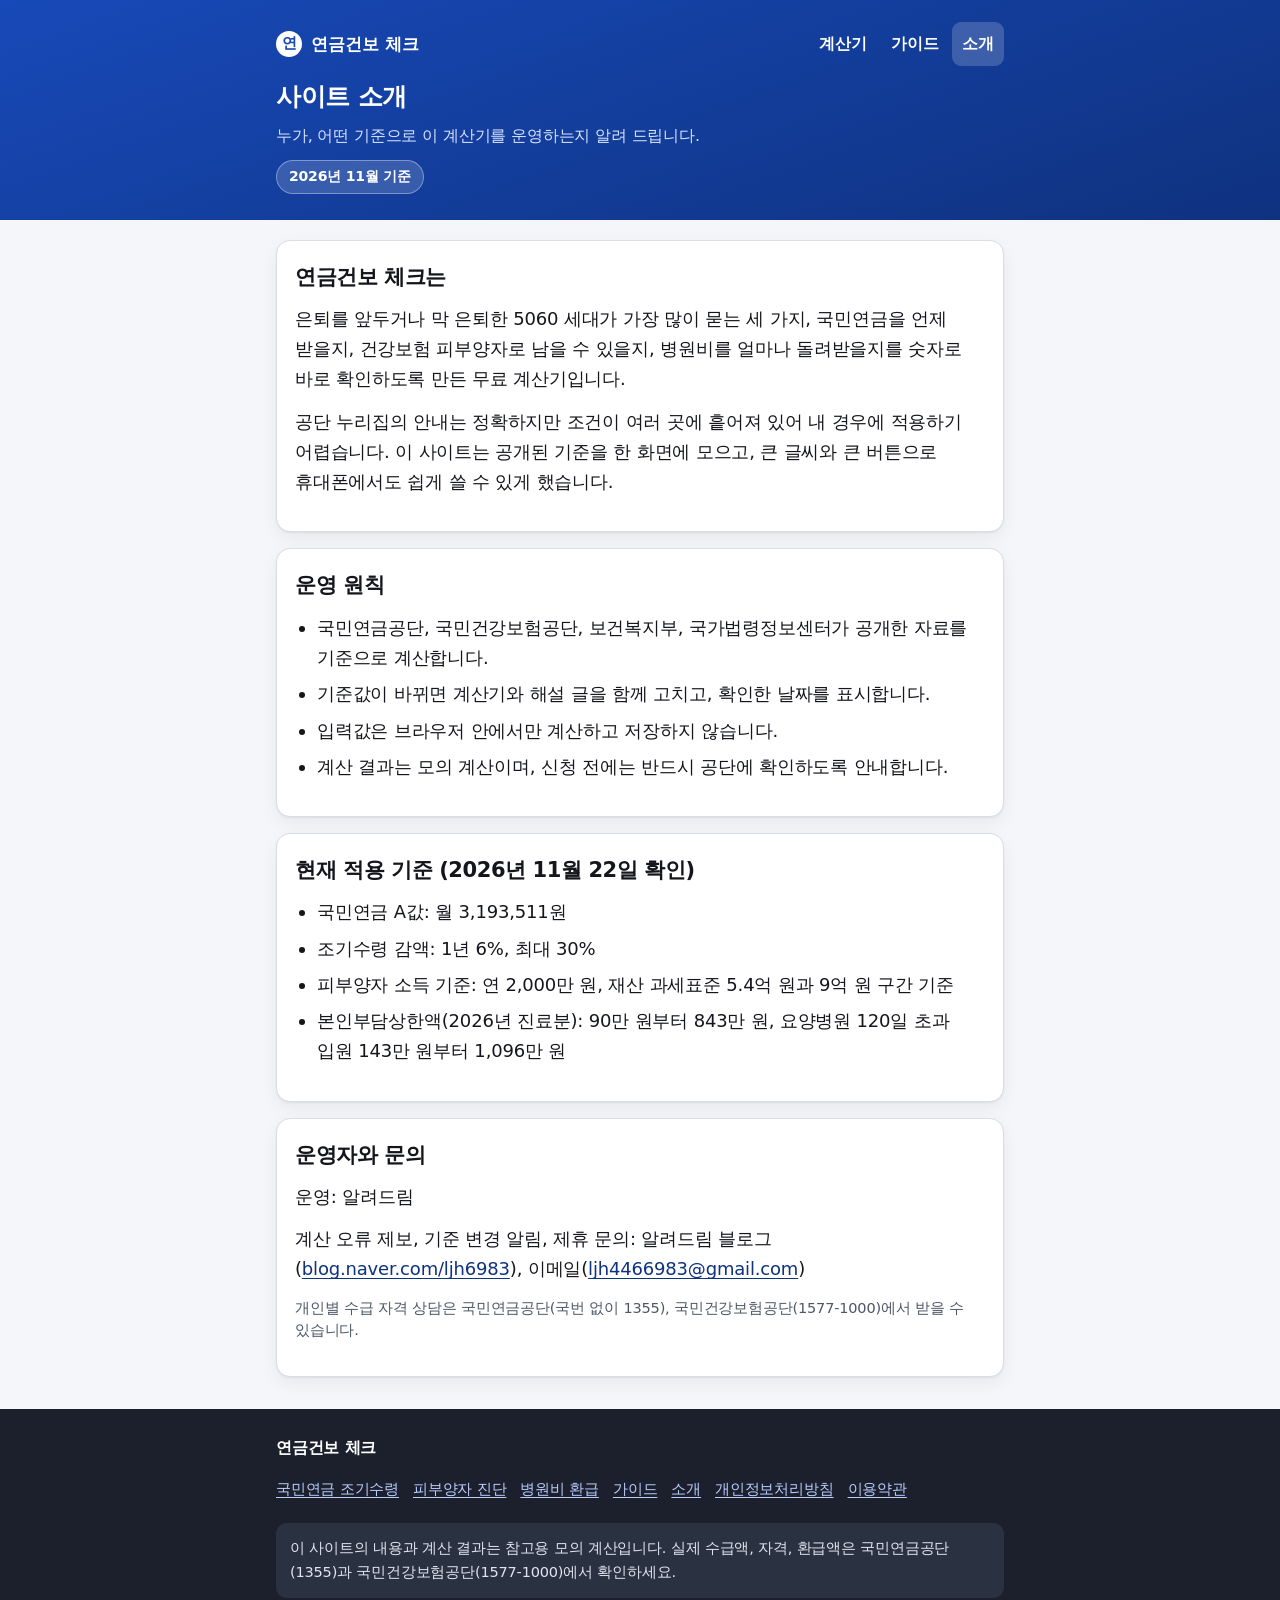
<file: about.html>
<!DOCTYPE html>
<html lang="ko">
<head>
<meta charset="utf-8">
<meta name="viewport" content="width=device-width, initial-scale=1">
<title>사이트 소개와 문의 | 연금건보 체크</title>
<meta name="description" content="연금건보 체크의 운영 목적, 계산 기준, 운영 원칙, 문의 방법을 안내합니다.">
<meta name="author" content="알려드림">
<meta name="theme-color" content="#1749b8">
<link rel="canonical" href="https://pension-care-web.vercel.app/about">
<meta property="og:type" content="article">
<meta property="og:locale" content="ko_KR">
<meta property="og:site_name" content="연금건보 체크">
<meta property="og:title" content="사이트 소개">
<meta property="og:description" content="연금건보 체크의 운영 목적, 계산 기준, 운영 원칙, 문의 방법을 안내합니다.">
<meta property="og:url" content="https://pension-care-web.vercel.app/about">
<meta property="og:image" content="https://pension-care-web.vercel.app/og-image.png">
<meta name="twitter:card" content="summary_large_image">
<link rel="stylesheet" href="/assets/site.css">

</head>
<body>
<a class="skip" href="#main">본문으로 바로 가기</a>
<header class="site-head"><div class="wrap">
<div class="headrow"><a class="brand" href="/"><span class="dot" aria-hidden="true">연</span> 연금건보 체크</a><nav class="gnav" aria-label="사이트 메뉴"><a href="/">계산기</a><a href="/guide">가이드</a><a href="/about" aria-current="page">소개</a></nav></div>
<h1>사이트 소개</h1>
<p>누가, 어떤 기준으로 이 계산기를 운영하는지 알려 드립니다.</p>
<span class="stamp">2026년 11월 기준</span>
</div></header>
<main id="main"><div class="wrap">
<section class="content"><h2>연금건보 체크는</h2>
<p>은퇴를 앞두거나 막 은퇴한 5060 세대가 가장 많이 묻는 세 가지, 국민연금을 언제 받을지, 건강보험 피부양자로 남을 수 있을지, 병원비를 얼마나 돌려받을지를 숫자로 바로 확인하도록 만든 무료 계산기입니다.</p>
<p>공단 누리집의 안내는 정확하지만 조건이 여러 곳에 흩어져 있어 내 경우에 적용하기 어렵습니다. 이 사이트는 공개된 기준을 한 화면에 모으고, 큰 글씨와 큰 버튼으로 휴대폰에서도 쉽게 쓸 수 있게 했습니다.</p></section>
<section class="content"><h2>운영 원칙</h2><ul>
<li>국민연금공단, 국민건강보험공단, 보건복지부, 국가법령정보센터가 공개한 자료를 기준으로 계산합니다.</li>
<li>기준값이 바뀌면 계산기와 해설 글을 함께 고치고, 확인한 날짜를 표시합니다.</li>
<li>입력값은 브라우저 안에서만 계산하고 저장하지 않습니다.</li>
<li>계산 결과는 모의 계산이며, 신청 전에는 반드시 공단에 확인하도록 안내합니다.</li></ul></section>
<section class="content"><h2>현재 적용 기준 (2026년 11월 22일 확인)</h2><ul>
<li>국민연금 A값: 월 3,193,511원</li><li>조기수령 감액: 1년 6%, 최대 30%</li>
<li>피부양자 소득 기준: 연 2,000만 원, 재산 과세표준 5.4억 원과 9억 원 구간 기준</li>
<li>본인부담상한액(2026년 진료분): 90만 원부터 843만 원, 요양병원 120일 초과 입원 143만 원부터 1,096만 원</li></ul></section>
<section class="content" id="contact"><h2>운영자와 문의</h2>
<p>운영: 알려드림</p><p>계산 오류 제보, 기준 변경 알림, 제휴 문의: 알려드림 블로그(<a href="https://blog.naver.com/ljh6983" rel="noopener">blog.naver.com/ljh6983</a>), 이메일(<a href="mailto:ljh4466983@gmail.com">ljh4466983@gmail.com</a>)</p>
<p class="hint">개인별 수급 자격 상담은 국민연금공단(국번 없이 1355), 국민건강보험공단(1577-1000)에서 받을 수 있습니다.</p></section>
</div></main>
<footer class="foot"><div class="wrap">
<strong>연금건보 체크</strong>
<nav aria-label="하단 메뉴"><a href="/#tab-pension">국민연금 조기수령</a><a href="/#tab-insurance">피부양자 진단</a><a href="/#tab-medical">병원비 환급</a><a href="/guide">가이드</a><a href="/about">소개</a><a href="/privacy">개인정보처리방침</a><a href="/terms">이용약관</a></nav>
<div class="disclaimer">이 사이트의 내용과 계산 결과는 참고용 모의 계산입니다. 실제 수급액, 자격, 환급액은 국민연금공단(1355)과 국민건강보험공단(1577-1000)에서 확인하세요.</div>
</div></footer>
</body>
</html>
</file>
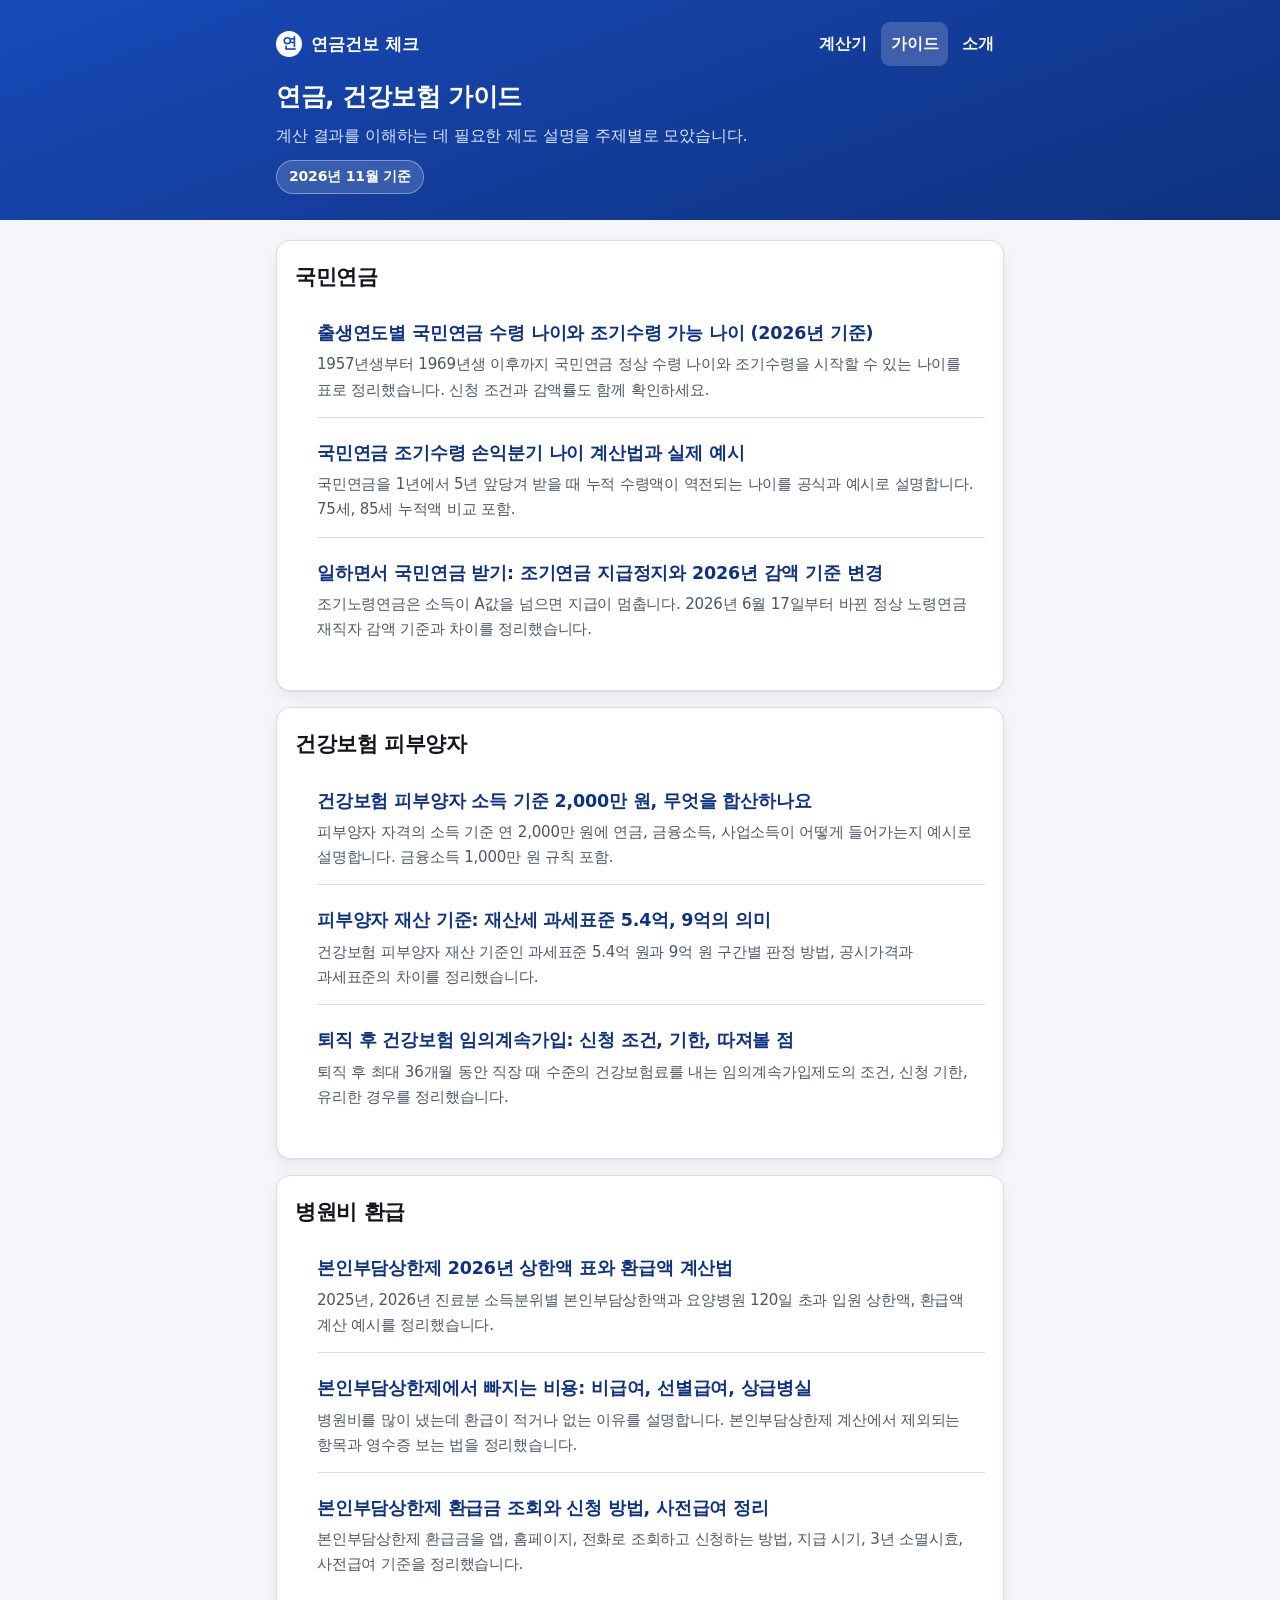
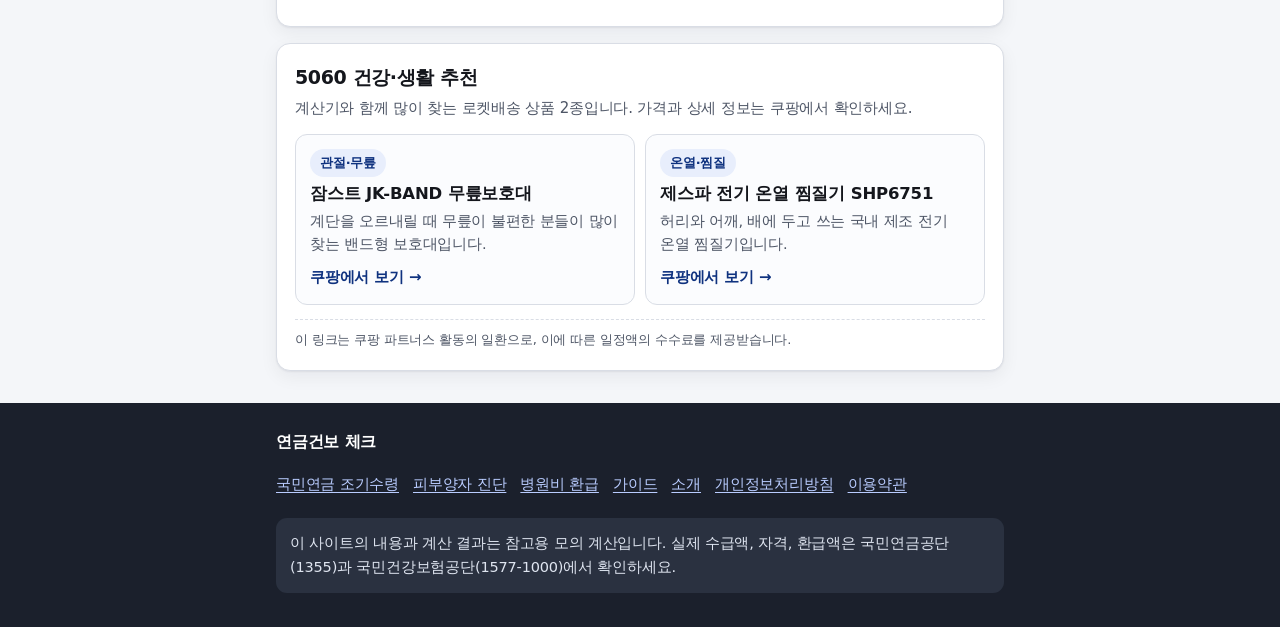
<file: guide.html>
<!DOCTYPE html>
<html lang="ko">
<head>
<meta charset="utf-8">
<meta name="viewport" content="width=device-width, initial-scale=1">
<title>5060 연금, 건강보험 가이드 | 연금건보 체크</title>
<meta name="description" content="국민연금 조기수령, 건강보험 피부양자, 본인부담상한제 환급을 2026년 기준으로 풀어 쓴 해설 글 모음입니다.">
<meta name="author" content="알려드림">
<meta name="theme-color" content="#1749b8">
<link rel="canonical" href="https://pension-care-web.vercel.app/guide">
<meta property="og:type" content="article">
<meta property="og:locale" content="ko_KR">
<meta property="og:site_name" content="연금건보 체크">
<meta property="og:title" content="연금, 건강보험 가이드">
<meta property="og:description" content="국민연금 조기수령, 건강보험 피부양자, 본인부담상한제 환급을 2026년 기준으로 풀어 쓴 해설 글 모음입니다.">
<meta property="og:url" content="https://pension-care-web.vercel.app/guide">
<meta property="og:image" content="https://pension-care-web.vercel.app/og-image.png">
<meta name="twitter:card" content="summary_large_image">
<link rel="stylesheet" href="/assets/site.css">

</head>
<body>
<a class="skip" href="#main">본문으로 바로 가기</a>
<header class="site-head"><div class="wrap">
<div class="headrow"><a class="brand" href="/"><span class="dot" aria-hidden="true">연</span> 연금건보 체크</a><nav class="gnav" aria-label="사이트 메뉴"><a href="/">계산기</a><a href="/guide" aria-current="page">가이드</a><a href="/about">소개</a></nav></div>
<h1>연금, 건강보험 가이드</h1>
<p>계산 결과를 이해하는 데 필요한 제도 설명을 주제별로 모았습니다.</p>
<span class="stamp">2026년 11월 기준</span>
</div></header>
<main id="main"><div class="wrap">
<section class="content"><h2>국민연금</h2><ul class="guide-list"><li><a href="/guide/pension-age-by-birth-year">출생연도별 국민연금 수령 나이와 조기수령 가능 나이 (2026년 기준)</a><p>1957년생부터 1969년생 이후까지 국민연금 정상 수령 나이와 조기수령을 시작할 수 있는 나이를 표로 정리했습니다. 신청 조건과 감액률도 함께 확인하세요.</p></li><li><a href="/guide/early-pension-break-even">국민연금 조기수령 손익분기 나이 계산법과 실제 예시</a><p>국민연금을 1년에서 5년 앞당겨 받을 때 누적 수령액이 역전되는 나이를 공식과 예시로 설명합니다. 75세, 85세 누적액 비교 포함.</p></li><li><a href="/guide/working-pension-suspension">일하면서 국민연금 받기: 조기연금 지급정지와 2026년 감액 기준 변경</a><p>조기노령연금은 소득이 A값을 넘으면 지급이 멈춥니다. 2026년 6월 17일부터 바뀐 정상 노령연금 재직자 감액 기준과 차이를 정리했습니다.</p></li></ul></section>
<section class="content"><h2>건강보험 피부양자</h2><ul class="guide-list"><li><a href="/guide/dependent-income-criteria">건강보험 피부양자 소득 기준 2,000만 원, 무엇을 합산하나요</a><p>피부양자 자격의 소득 기준 연 2,000만 원에 연금, 금융소득, 사업소득이 어떻게 들어가는지 예시로 설명합니다. 금융소득 1,000만 원 규칙 포함.</p></li><li><a href="/guide/dependent-property-criteria">피부양자 재산 기준: 재산세 과세표준 5.4억, 9억의 의미</a><p>건강보험 피부양자 재산 기준인 과세표준 5.4억 원과 9억 원 구간별 판정 방법, 공시가격과 과세표준의 차이를 정리했습니다.</p></li><li><a href="/guide/voluntary-continuation">퇴직 후 건강보험 임의계속가입: 신청 조건, 기한, 따져볼 점</a><p>퇴직 후 최대 36개월 동안 직장 때 수준의 건강보험료를 내는 임의계속가입제도의 조건, 신청 기한, 유리한 경우를 정리했습니다.</p></li></ul></section>
<section class="content"><h2>병원비 환급</h2><ul class="guide-list"><li><a href="/guide/medical-cap-2026">본인부담상한제 2026년 상한액 표와 환급액 계산법</a><p>2025년, 2026년 진료분 소득분위별 본인부담상한액과 요양병원 120일 초과 입원 상한액, 환급액 계산 예시를 정리했습니다.</p></li><li><a href="/guide/medical-cap-exclusions">본인부담상한제에서 빠지는 비용: 비급여, 선별급여, 상급병실</a><p>병원비를 많이 냈는데 환급이 적거나 없는 이유를 설명합니다. 본인부담상한제 계산에서 제외되는 항목과 영수증 보는 법을 정리했습니다.</p></li><li><a href="/guide/medical-refund-how-to">본인부담상한제 환급금 조회와 신청 방법, 사전급여 정리</a><p>본인부담상한제 환급금을 앱, 홈페이지, 전화로 조회하고 신청하는 방법, 지급 시기, 3년 소멸시효, 사전급여 기준을 정리했습니다.</p></li></ul></section>
    <section class="promo" id="promo-5060" aria-labelledby="promo-5060-title">
      <h2 id="promo-5060-title">5060 건강·생활 추천</h2>
      <p class="promo-lead">계산기와 함께 많이 찾는 로켓배송 상품 2종입니다. 가격과 상세 정보는 쿠팡에서 확인하세요.</p>
      <div class="promo-grid">
        <a class="promo-card" href="https://link.coupang.com/a/iSPTrgtvEa" target="_blank" rel="sponsored nofollow noopener">
          <span class="promo-tag">관절·무릎</span>
          <span class="promo-name">잠스트 JK-BAND 무릎보호대</span>
          <span class="promo-desc">계단을 오르내릴 때 무릎이 불편한 분들이 많이 찾는 밴드형 보호대입니다.</span>
          <span class="promo-cta">쿠팡에서 보기 →</span>
        </a>
        <a class="promo-card" href="https://link.coupang.com/a/iSPO8i1g6e" target="_blank" rel="sponsored nofollow noopener">
          <span class="promo-tag">온열·찜질</span>
          <span class="promo-name">제스파 전기 온열 찜질기 SHP6751</span>
          <span class="promo-desc">허리와 어깨, 배에 두고 쓰는 국내 제조 전기 온열 찜질기입니다.</span>
          <span class="promo-cta">쿠팡에서 보기 →</span>
        </a>
      </div>
      <p class="promo-notice">이 링크는 쿠팡 파트너스 활동의 일환으로, 이에 따른 일정액의 수수료를 제공받습니다.</p>
    </section>
</div></main>
<footer class="foot"><div class="wrap">
<strong>연금건보 체크</strong>
<nav aria-label="하단 메뉴"><a href="/#tab-pension">국민연금 조기수령</a><a href="/#tab-insurance">피부양자 진단</a><a href="/#tab-medical">병원비 환급</a><a href="/guide">가이드</a><a href="/about">소개</a><a href="/privacy">개인정보처리방침</a><a href="/terms">이용약관</a></nav>
<div class="disclaimer">이 사이트의 내용과 계산 결과는 참고용 모의 계산입니다. 실제 수급액, 자격, 환급액은 국민연금공단(1355)과 국민건강보험공단(1577-1000)에서 확인하세요.</div>
</div></footer>
</body>
</html>
</file>
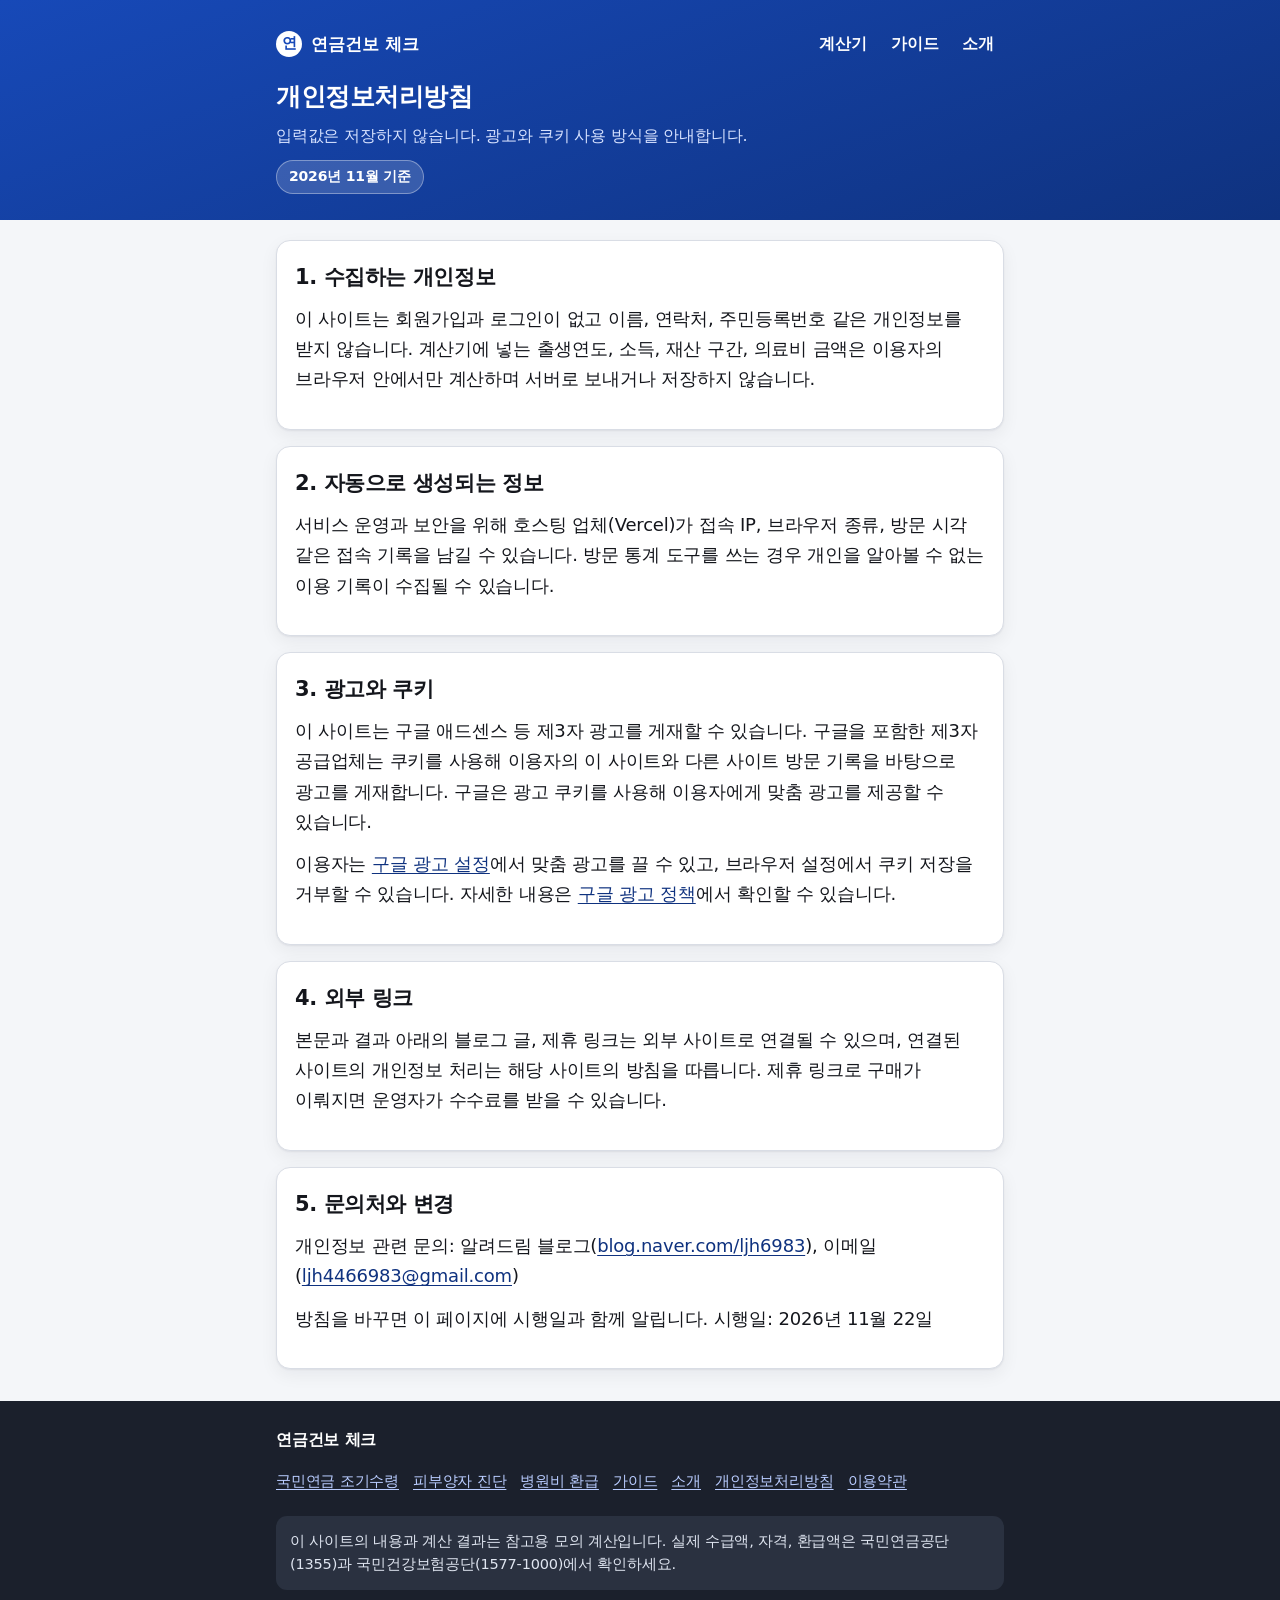
<file: privacy.html>
<!DOCTYPE html>
<html lang="ko">
<head>
<meta charset="utf-8">
<meta name="viewport" content="width=device-width, initial-scale=1">
<title>개인정보처리방침 | 연금건보 체크</title>
<meta name="description" content="연금건보 체크의 개인정보처리방침입니다. 계산 입력값은 저장하지 않으며 광고 쿠키 사용을 안내합니다.">
<meta name="author" content="알려드림">
<meta name="theme-color" content="#1749b8">
<link rel="canonical" href="https://pension-care-web.vercel.app/privacy">
<meta property="og:type" content="article">
<meta property="og:locale" content="ko_KR">
<meta property="og:site_name" content="연금건보 체크">
<meta property="og:title" content="개인정보처리방침">
<meta property="og:description" content="연금건보 체크의 개인정보처리방침입니다. 계산 입력값은 저장하지 않으며 광고 쿠키 사용을 안내합니다.">
<meta property="og:url" content="https://pension-care-web.vercel.app/privacy">
<meta property="og:image" content="https://pension-care-web.vercel.app/og-image.png">
<meta name="twitter:card" content="summary_large_image">
<link rel="stylesheet" href="/assets/site.css">

</head>
<body>
<a class="skip" href="#main">본문으로 바로 가기</a>
<header class="site-head"><div class="wrap">
<div class="headrow"><a class="brand" href="/"><span class="dot" aria-hidden="true">연</span> 연금건보 체크</a><nav class="gnav" aria-label="사이트 메뉴"><a href="/">계산기</a><a href="/guide">가이드</a><a href="/about">소개</a></nav></div>
<h1>개인정보처리방침</h1>
<p>입력값은 저장하지 않습니다. 광고와 쿠키 사용 방식을 안내합니다.</p>
<span class="stamp">2026년 11월 기준</span>
</div></header>
<main id="main"><div class="wrap">
<section class="content"><h2>1. 수집하는 개인정보</h2><p>이 사이트는 회원가입과 로그인이 없고 이름, 연락처, 주민등록번호 같은 개인정보를 받지 않습니다. 계산기에 넣는 출생연도, 소득, 재산 구간, 의료비 금액은 이용자의 브라우저 안에서만 계산하며 서버로 보내거나 저장하지 않습니다.</p></section>
<section class="content"><h2>2. 자동으로 생성되는 정보</h2><p>서비스 운영과 보안을 위해 호스팅 업체(Vercel)가 접속 IP, 브라우저 종류, 방문 시각 같은 접속 기록을 남길 수 있습니다. 방문 통계 도구를 쓰는 경우 개인을 알아볼 수 없는 이용 기록이 수집될 수 있습니다.</p></section>
<section class="content"><h2>3. 광고와 쿠키</h2><p>이 사이트는 구글 애드센스 등 제3자 광고를 게재할 수 있습니다. 구글을 포함한 제3자 공급업체는 쿠키를 사용해 이용자의 이 사이트와 다른 사이트 방문 기록을 바탕으로 광고를 게재합니다. 구글은 광고 쿠키를 사용해 이용자에게 맞춤 광고를 제공할 수 있습니다.</p>
<p>이용자는 <a href="https://adssettings.google.com" rel="noopener" target="_blank">구글 광고 설정</a>에서 맞춤 광고를 끌 수 있고, 브라우저 설정에서 쿠키 저장을 거부할 수 있습니다. 자세한 내용은 <a href="https://policies.google.com/technologies/ads?hl=ko" rel="noopener" target="_blank">구글 광고 정책</a>에서 확인할 수 있습니다.</p></section>
<section class="content"><h2>4. 외부 링크</h2><p>본문과 결과 아래의 블로그 글, 제휴 링크는 외부 사이트로 연결될 수 있으며, 연결된 사이트의 개인정보 처리는 해당 사이트의 방침을 따릅니다. 제휴 링크로 구매가 이뤄지면 운영자가 수수료를 받을 수 있습니다.</p></section>
<section class="content"><h2>5. 문의처와 변경</h2><p>개인정보 관련 문의: 알려드림 블로그(<a href="https://blog.naver.com/ljh6983" rel="noopener">blog.naver.com/ljh6983</a>), 이메일(<a href="mailto:ljh4466983@gmail.com">ljh4466983@gmail.com</a>)</p><p>방침을 바꾸면 이 페이지에 시행일과 함께 알립니다. 시행일: 2026년 11월 22일</p></section>
</div></main>
<footer class="foot"><div class="wrap">
<strong>연금건보 체크</strong>
<nav aria-label="하단 메뉴"><a href="/#tab-pension">국민연금 조기수령</a><a href="/#tab-insurance">피부양자 진단</a><a href="/#tab-medical">병원비 환급</a><a href="/guide">가이드</a><a href="/about">소개</a><a href="/privacy">개인정보처리방침</a><a href="/terms">이용약관</a></nav>
<div class="disclaimer">이 사이트의 내용과 계산 결과는 참고용 모의 계산입니다. 실제 수급액, 자격, 환급액은 국민연금공단(1355)과 국민건강보험공단(1577-1000)에서 확인하세요.</div>
</div></footer>
</body>
</html>
</file>
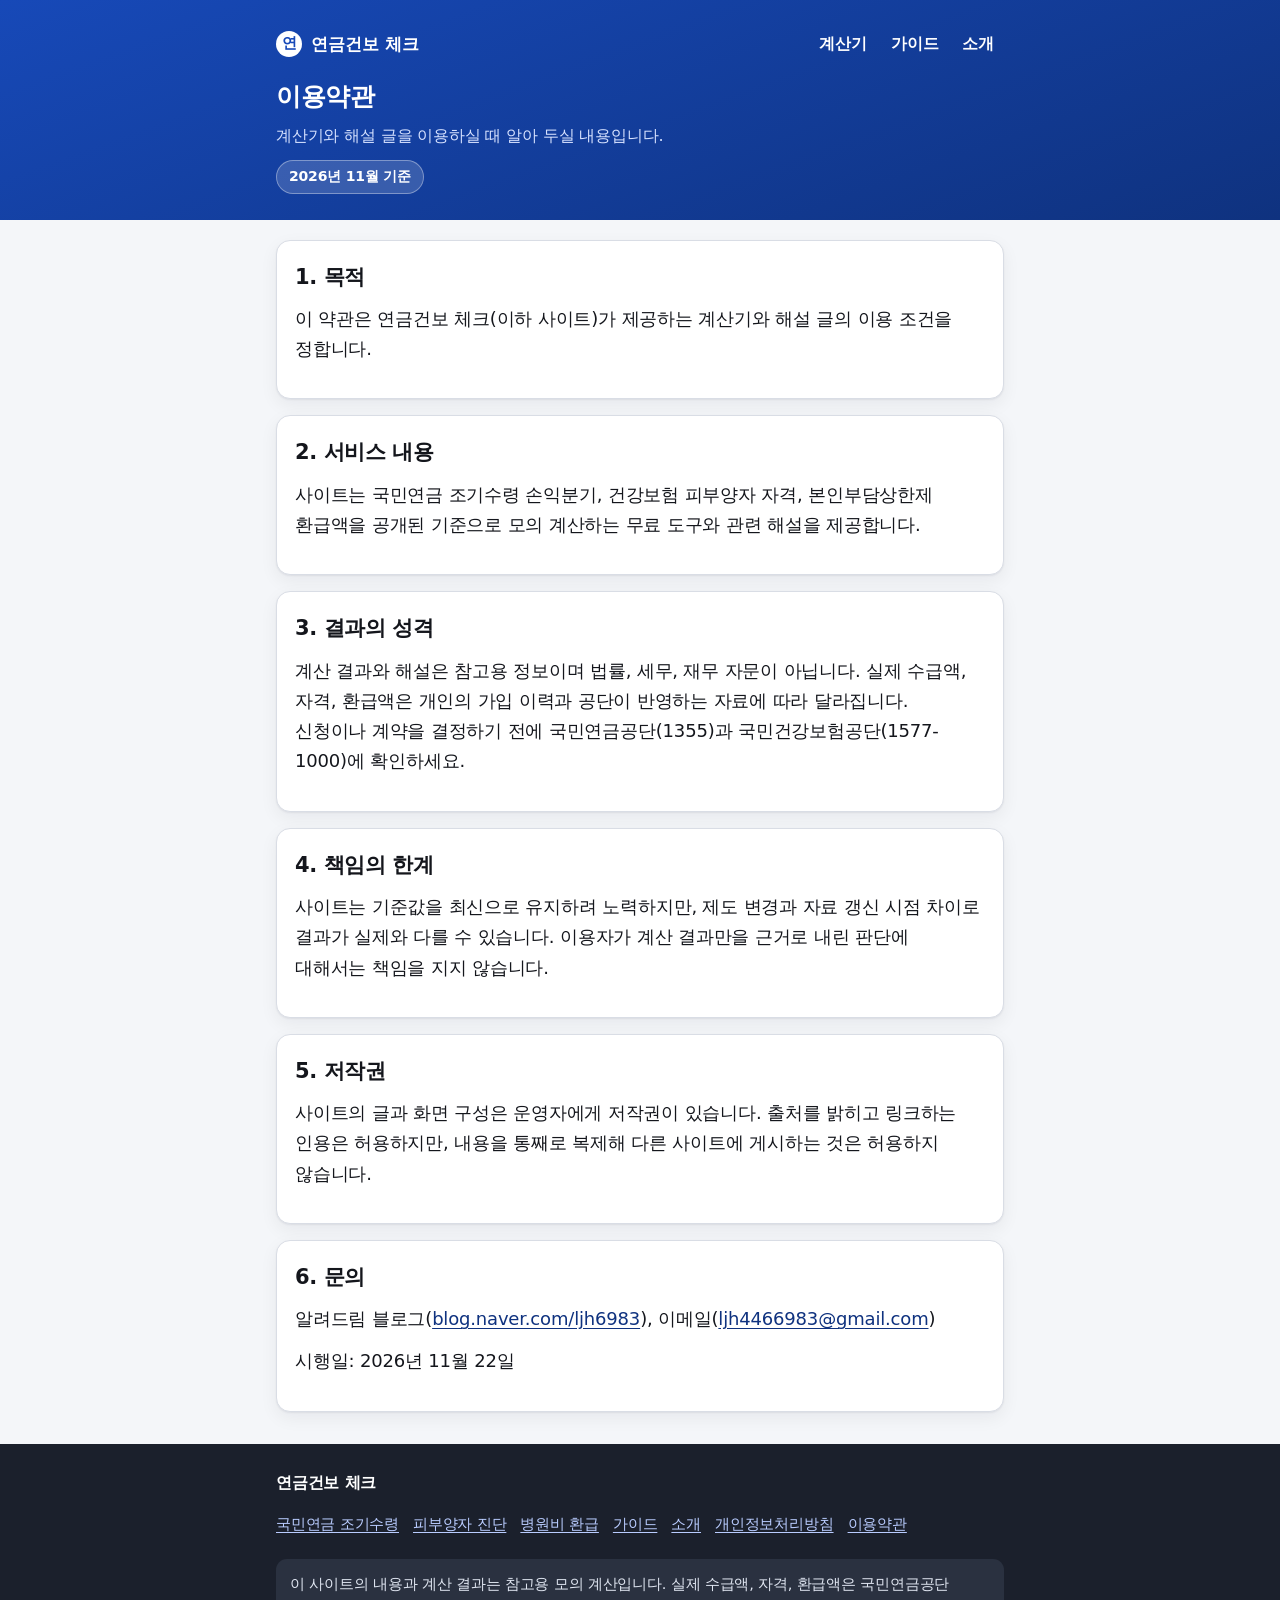
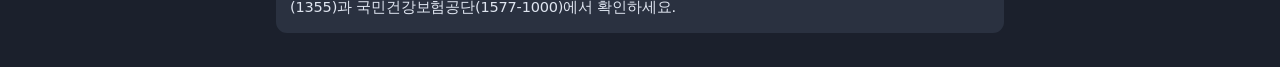
<file: terms.html>
<!DOCTYPE html>
<html lang="ko">
<head>
<meta charset="utf-8">
<meta name="viewport" content="width=device-width, initial-scale=1">
<title>이용약관 | 연금건보 체크</title>
<meta name="description" content="연금건보 체크 이용약관입니다. 계산 결과의 성격과 책임의 한계를 안내합니다.">
<meta name="author" content="알려드림">
<meta name="theme-color" content="#1749b8">
<link rel="canonical" href="https://pension-care-web.vercel.app/terms">
<meta property="og:type" content="article">
<meta property="og:locale" content="ko_KR">
<meta property="og:site_name" content="연금건보 체크">
<meta property="og:title" content="이용약관">
<meta property="og:description" content="연금건보 체크 이용약관입니다. 계산 결과의 성격과 책임의 한계를 안내합니다.">
<meta property="og:url" content="https://pension-care-web.vercel.app/terms">
<meta property="og:image" content="https://pension-care-web.vercel.app/og-image.png">
<meta name="twitter:card" content="summary_large_image">
<link rel="stylesheet" href="/assets/site.css">

</head>
<body>
<a class="skip" href="#main">본문으로 바로 가기</a>
<header class="site-head"><div class="wrap">
<div class="headrow"><a class="brand" href="/"><span class="dot" aria-hidden="true">연</span> 연금건보 체크</a><nav class="gnav" aria-label="사이트 메뉴"><a href="/">계산기</a><a href="/guide">가이드</a><a href="/about">소개</a></nav></div>
<h1>이용약관</h1>
<p>계산기와 해설 글을 이용하실 때 알아 두실 내용입니다.</p>
<span class="stamp">2026년 11월 기준</span>
</div></header>
<main id="main"><div class="wrap">
<section class="content"><h2>1. 목적</h2><p>이 약관은 연금건보 체크(이하 사이트)가 제공하는 계산기와 해설 글의 이용 조건을 정합니다.</p></section>
<section class="content"><h2>2. 서비스 내용</h2><p>사이트는 국민연금 조기수령 손익분기, 건강보험 피부양자 자격, 본인부담상한제 환급액을 공개된 기준으로 모의 계산하는 무료 도구와 관련 해설을 제공합니다.</p></section>
<section class="content"><h2>3. 결과의 성격</h2><p>계산 결과와 해설은 참고용 정보이며 법률, 세무, 재무 자문이 아닙니다. 실제 수급액, 자격, 환급액은 개인의 가입 이력과 공단이 반영하는 자료에 따라 달라집니다. 신청이나 계약을 결정하기 전에 국민연금공단(1355)과 국민건강보험공단(1577-1000)에 확인하세요.</p></section>
<section class="content"><h2>4. 책임의 한계</h2><p>사이트는 기준값을 최신으로 유지하려 노력하지만, 제도 변경과 자료 갱신 시점 차이로 결과가 실제와 다를 수 있습니다. 이용자가 계산 결과만을 근거로 내린 판단에 대해서는 책임을 지지 않습니다.</p></section>
<section class="content"><h2>5. 저작권</h2><p>사이트의 글과 화면 구성은 운영자에게 저작권이 있습니다. 출처를 밝히고 링크하는 인용은 허용하지만, 내용을 통째로 복제해 다른 사이트에 게시하는 것은 허용하지 않습니다.</p></section>
<section class="content"><h2>6. 문의</h2><p>알려드림 블로그(<a href="https://blog.naver.com/ljh6983" rel="noopener">blog.naver.com/ljh6983</a>), 이메일(<a href="mailto:ljh4466983@gmail.com">ljh4466983@gmail.com</a>)</p><p>시행일: 2026년 11월 22일</p></section>
</div></main>
<footer class="foot"><div class="wrap">
<strong>연금건보 체크</strong>
<nav aria-label="하단 메뉴"><a href="/#tab-pension">국민연금 조기수령</a><a href="/#tab-insurance">피부양자 진단</a><a href="/#tab-medical">병원비 환급</a><a href="/guide">가이드</a><a href="/about">소개</a><a href="/privacy">개인정보처리방침</a><a href="/terms">이용약관</a></nav>
<div class="disclaimer">이 사이트의 내용과 계산 결과는 참고용 모의 계산입니다. 실제 수급액, 자격, 환급액은 국민연금공단(1355)과 국민건강보험공단(1577-1000)에서 확인하세요.</div>
</div></footer>
</body>
</html>
</file>
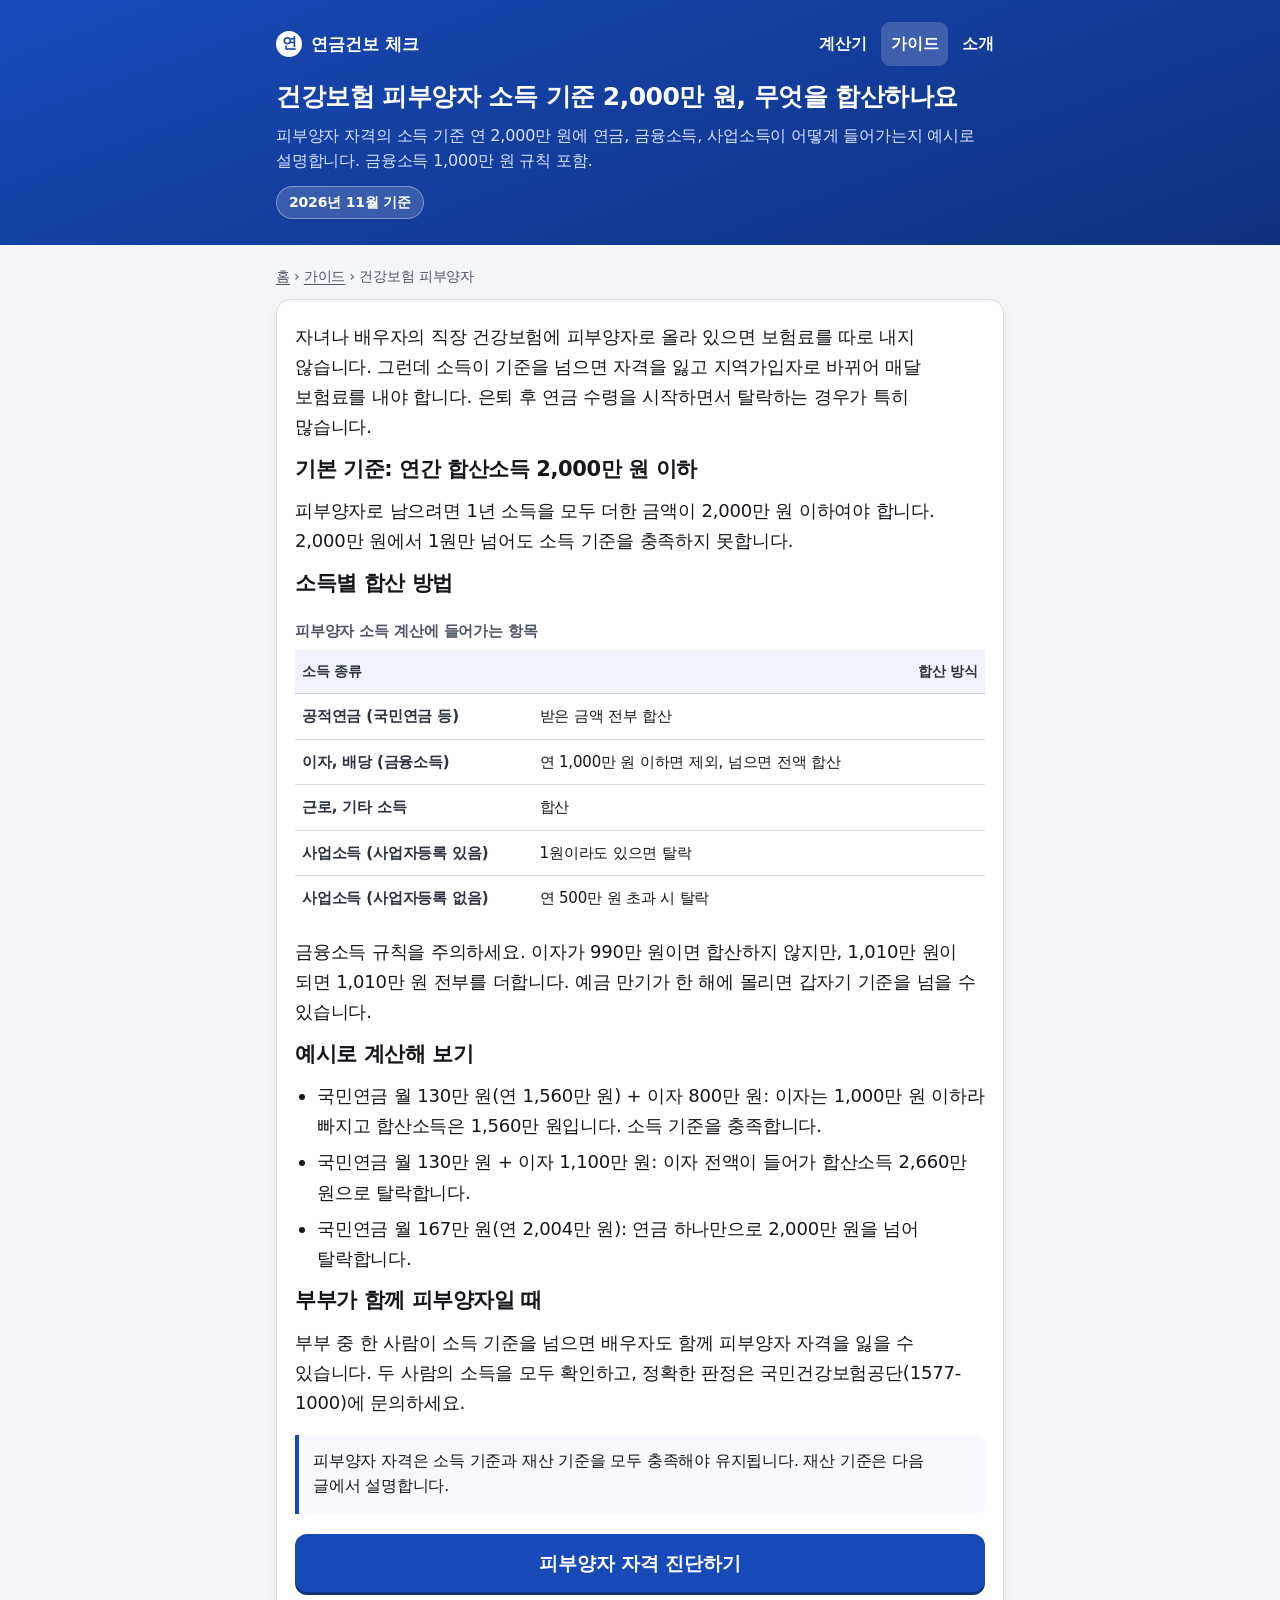
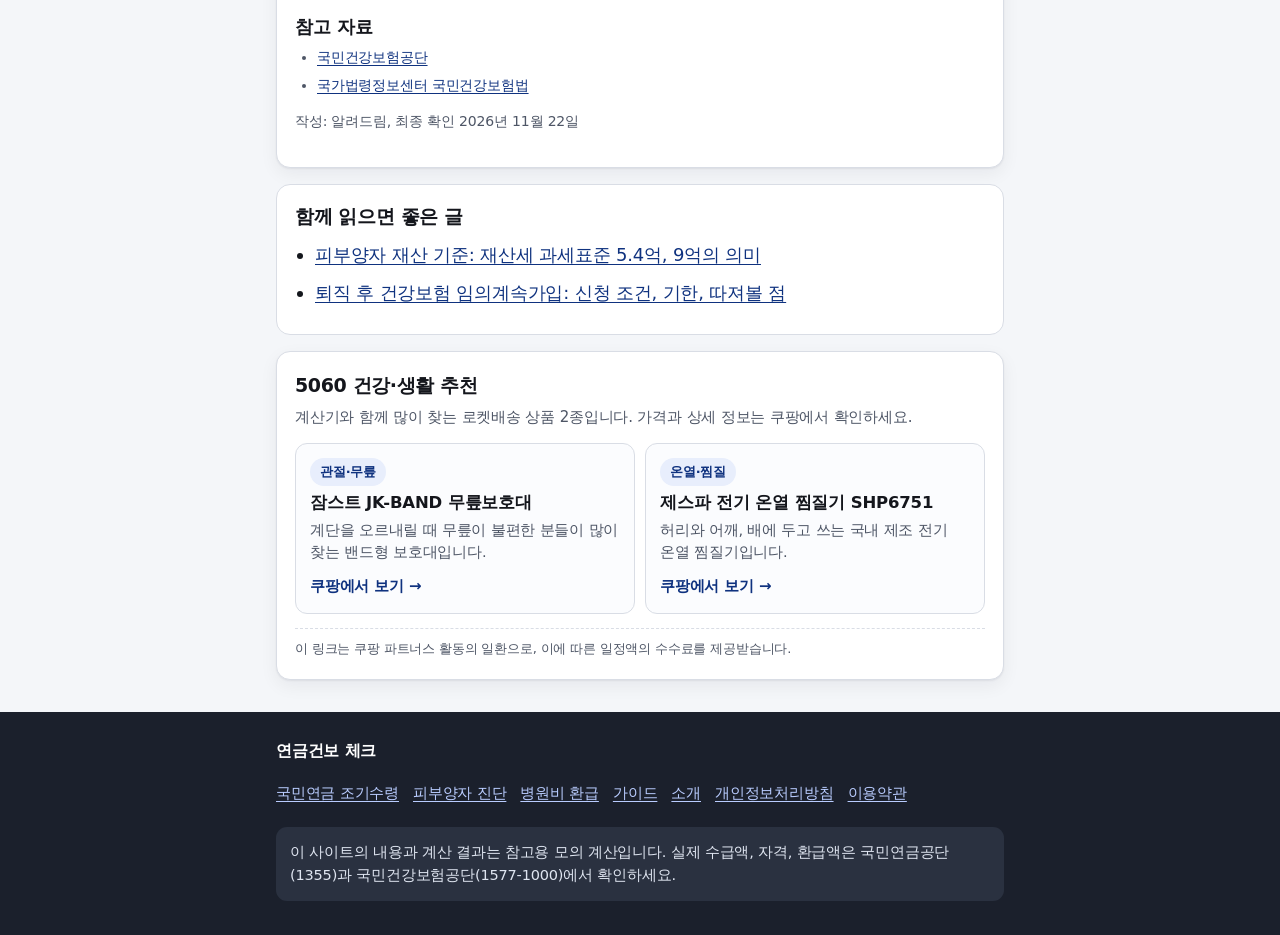
<file: guide/dependent-income-criteria.html>
<!DOCTYPE html>
<html lang="ko">
<head>
<meta charset="utf-8">
<meta name="viewport" content="width=device-width, initial-scale=1">
<title>건강보험 피부양자 소득 기준 2,000만 원, 무엇을 합산하나요 | 연금건보 체크</title>
<meta name="description" content="피부양자 자격의 소득 기준 연 2,000만 원에 연금, 금융소득, 사업소득이 어떻게 들어가는지 예시로 설명합니다. 금융소득 1,000만 원 규칙 포함.">
<meta name="author" content="알려드림">
<meta name="theme-color" content="#1749b8">
<link rel="canonical" href="https://pension-care-web.vercel.app/guide/dependent-income-criteria">
<meta property="og:type" content="article">
<meta property="og:locale" content="ko_KR">
<meta property="og:site_name" content="연금건보 체크">
<meta property="og:title" content="건강보험 피부양자 소득 기준 2,000만 원, 무엇을 합산하나요">
<meta property="og:description" content="피부양자 자격의 소득 기준 연 2,000만 원에 연금, 금융소득, 사업소득이 어떻게 들어가는지 예시로 설명합니다. 금융소득 1,000만 원 규칙 포함.">
<meta property="og:url" content="https://pension-care-web.vercel.app/guide/dependent-income-criteria">
<meta property="og:image" content="https://pension-care-web.vercel.app/og-image.png">
<meta name="twitter:card" content="summary_large_image">
<link rel="stylesheet" href="/assets/site.css">
<script type="application/ld+json">{"@context": "https://schema.org", "@type": "Article", "headline": "건강보험 피부양자 소득 기준 2,000만 원, 무엇을 합산하나요", "description": "피부양자 자격의 소득 기준 연 2,000만 원에 연금, 금융소득, 사업소득이 어떻게 들어가는지 예시로 설명합니다. 금융소득 1,000만 원 규칙 포함.", "inLanguage": "ko-KR", "datePublished": "2026-11-22", "dateModified": "2026-11-22", "author": {"@type": "Organization", "name": "알려드림", "url": "https://pension-care-web.vercel.app/about"}, "publisher": {"@type": "Organization", "name": "연금건보 체크"}, "mainEntityOfPage": "https://pension-care-web.vercel.app/guide/dependent-income-criteria", "image": "https://pension-care-web.vercel.app/og-image.png"}</script><script type="application/ld+json">{"@context": "https://schema.org", "@type": "BreadcrumbList", "itemListElement": [{"@type": "ListItem", "position": 1, "name": "홈", "item": "https://pension-care-web.vercel.app/"}, {"@type": "ListItem", "position": 2, "name": "가이드", "item": "https://pension-care-web.vercel.app/guide"}, {"@type": "ListItem", "position": 3, "name": "건강보험 피부양자 소득 기준 2,000만 원, 무엇을 합산하나요", "item": "https://pension-care-web.vercel.app/guide/dependent-income-criteria"}]}</script>
</head>
<body>
<a class="skip" href="#main">본문으로 바로 가기</a>
<header class="site-head"><div class="wrap">
<div class="headrow"><a class="brand" href="/"><span class="dot" aria-hidden="true">연</span> 연금건보 체크</a><nav class="gnav" aria-label="사이트 메뉴"><a href="/">계산기</a><a href="/guide" aria-current="page">가이드</a><a href="/about">소개</a></nav></div>
<h1>건강보험 피부양자 소득 기준 2,000만 원, 무엇을 합산하나요</h1>
<p>피부양자 자격의 소득 기준 연 2,000만 원에 연금, 금융소득, 사업소득이 어떻게 들어가는지 예시로 설명합니다. 금융소득 1,000만 원 규칙 포함.</p>
<span class="stamp">2026년 11월 기준</span>
</div></header>
<main id="main"><div class="wrap">
<p class="crumb"><a href="/">홈</a> › <a href="/guide">가이드</a> › 건강보험 피부양자</p><article class="content"><p>자녀나 배우자의 직장 건강보험에 피부양자로 올라 있으면 보험료를 따로 내지 않습니다. 그런데 소득이 기준을 넘으면 자격을 잃고 지역가입자로 바뀌어 매달 보험료를 내야 합니다. 은퇴 후 연금 수령을 시작하면서 탈락하는 경우가 특히 많습니다.</p>
<h2>기본 기준: 연간 합산소득 2,000만 원 이하</h2>
<p>피부양자로 남으려면 1년 소득을 모두 더한 금액이 2,000만 원 이하여야 합니다. 2,000만 원에서 1원만 넘어도 소득 기준을 충족하지 못합니다.</p>
<h2>소득별 합산 방법</h2>
<div class="tablewrap"><table class="t-text"><caption>피부양자 소득 계산에 들어가는 항목</caption><thead><tr><th scope="col">소득 종류</th><th scope="col">합산 방식</th></tr></thead><tbody><tr><td>공적연금 (국민연금 등)</td><td>받은 금액 전부 합산</td></tr><tr><td>이자, 배당 (금융소득)</td><td>연 1,000만 원 이하면 제외, 넘으면 전액 합산</td></tr><tr><td>근로, 기타 소득</td><td>합산</td></tr><tr><td>사업소득 (사업자등록 있음)</td><td>1원이라도 있으면 탈락</td></tr><tr><td>사업소득 (사업자등록 없음)</td><td>연 500만 원 초과 시 탈락</td></tr></tbody></table></div>
<p>금융소득 규칙을 주의하세요. 이자가 990만 원이면 합산하지 않지만, 1,010만 원이 되면 1,010만 원 전부를 더합니다. 예금 만기가 한 해에 몰리면 갑자기 기준을 넘을 수 있습니다.</p>
<h2>예시로 계산해 보기</h2>
<ul><li>국민연금 월 130만 원(연 1,560만 원) + 이자 800만 원: 이자는 1,000만 원 이하라 빠지고 합산소득은 1,560만 원입니다. 소득 기준을 충족합니다.</li><li>국민연금 월 130만 원 + 이자 1,100만 원: 이자 전액이 들어가 합산소득 2,660만 원으로 탈락합니다.</li><li>국민연금 월 167만 원(연 2,004만 원): 연금 하나만으로 2,000만 원을 넘어 탈락합니다.</li></ul>
<h2>부부가 함께 피부양자일 때</h2>
<p>부부 중 한 사람이 소득 기준을 넘으면 배우자도 함께 피부양자 자격을 잃을 수 있습니다. 두 사람의 소득을 모두 확인하고, 정확한 판정은 국민건강보험공단(1577-1000)에 문의하세요.</p>
<div class="note"><p>피부양자 자격은 소득 기준과 재산 기준을 모두 충족해야 유지됩니다. 재산 기준은 다음 글에서 설명합니다.</p></div>
<p style="margin-top:20px"><a class="btn" href="/#tab-insurance">피부양자 자격 진단하기</a></p><h3>참고 자료</h3><ul class="src"><li><a href="https://www.nhis.or.kr" rel="noopener" target="_blank">국민건강보험공단</a></li><li><a href="https://www.law.go.kr/법령/국민건강보험법" rel="noopener" target="_blank">국가법령정보센터 국민건강보험법</a></li></ul><p class="src">작성: 알려드림, 최종 확인 2026년 11월 22일</p></article><aside class="related"><h2>함께 읽으면 좋은 글</h2><ul><li><a href="/guide/dependent-property-criteria">피부양자 재산 기준: 재산세 과세표준 5.4억, 9억의 의미</a></li><li><a href="/guide/voluntary-continuation">퇴직 후 건강보험 임의계속가입: 신청 조건, 기한, 따져볼 점</a></li></ul></aside>
    <section class="promo" id="promo-5060" aria-labelledby="promo-5060-title">
      <h2 id="promo-5060-title">5060 건강·생활 추천</h2>
      <p class="promo-lead">계산기와 함께 많이 찾는 로켓배송 상품 2종입니다. 가격과 상세 정보는 쿠팡에서 확인하세요.</p>
      <div class="promo-grid">
        <a class="promo-card" href="https://link.coupang.com/a/iSPTrgtvEa" target="_blank" rel="sponsored nofollow noopener">
          <span class="promo-tag">관절·무릎</span>
          <span class="promo-name">잠스트 JK-BAND 무릎보호대</span>
          <span class="promo-desc">계단을 오르내릴 때 무릎이 불편한 분들이 많이 찾는 밴드형 보호대입니다.</span>
          <span class="promo-cta">쿠팡에서 보기 →</span>
        </a>
        <a class="promo-card" href="https://link.coupang.com/a/iSPO8i1g6e" target="_blank" rel="sponsored nofollow noopener">
          <span class="promo-tag">온열·찜질</span>
          <span class="promo-name">제스파 전기 온열 찜질기 SHP6751</span>
          <span class="promo-desc">허리와 어깨, 배에 두고 쓰는 국내 제조 전기 온열 찜질기입니다.</span>
          <span class="promo-cta">쿠팡에서 보기 →</span>
        </a>
      </div>
      <p class="promo-notice">이 링크는 쿠팡 파트너스 활동의 일환으로, 이에 따른 일정액의 수수료를 제공받습니다.</p>
    </section>
</div></main>
<footer class="foot"><div class="wrap">
<strong>연금건보 체크</strong>
<nav aria-label="하단 메뉴"><a href="/#tab-pension">국민연금 조기수령</a><a href="/#tab-insurance">피부양자 진단</a><a href="/#tab-medical">병원비 환급</a><a href="/guide">가이드</a><a href="/about">소개</a><a href="/privacy">개인정보처리방침</a><a href="/terms">이용약관</a></nav>
<div class="disclaimer">이 사이트의 내용과 계산 결과는 참고용 모의 계산입니다. 실제 수급액, 자격, 환급액은 국민연금공단(1355)과 국민건강보험공단(1577-1000)에서 확인하세요.</div>
</div></footer>
</body>
</html>
</file>
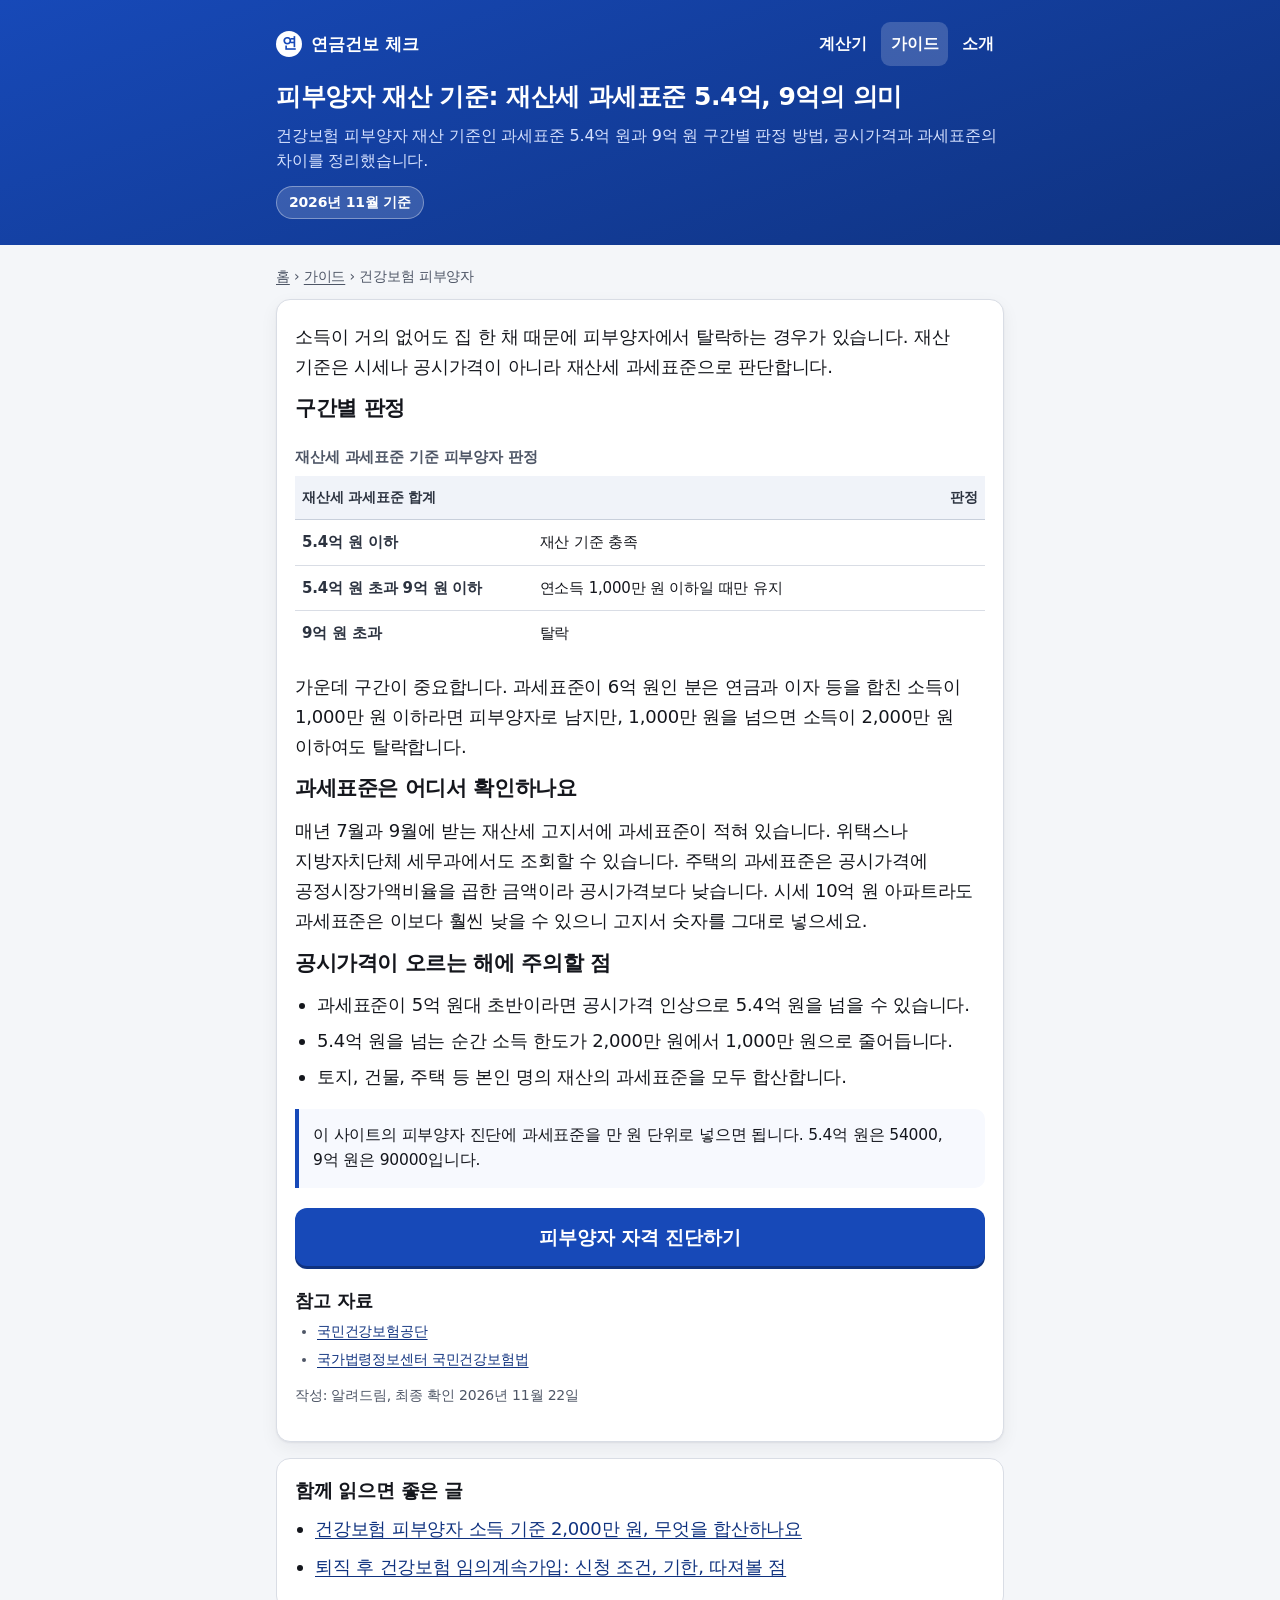
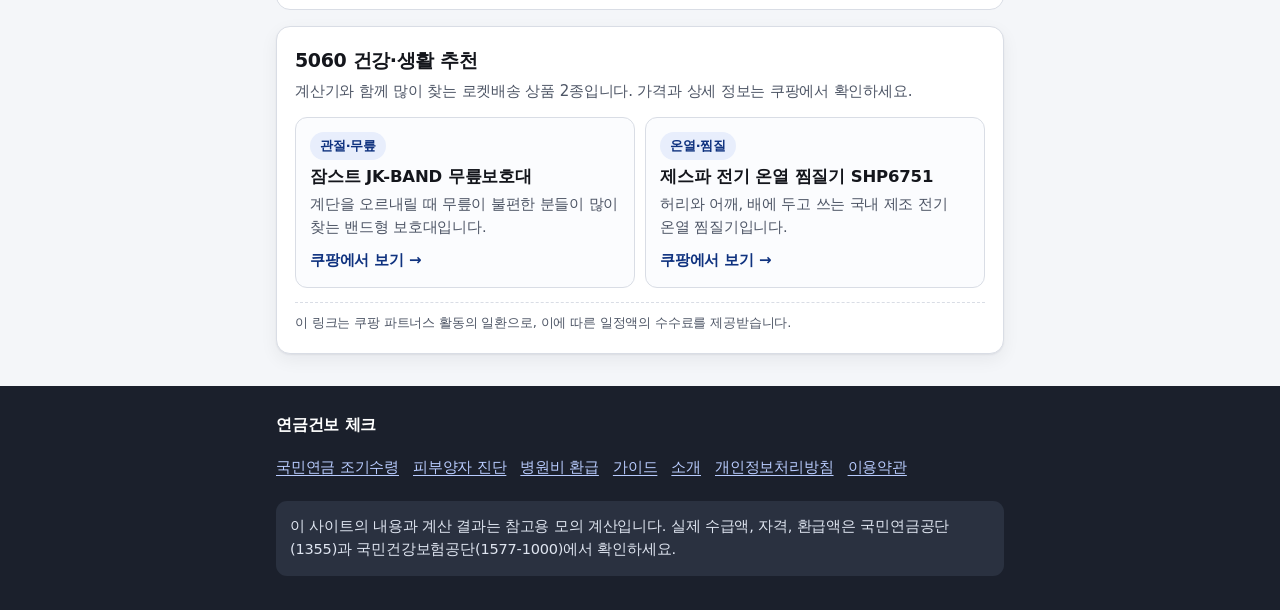
<file: guide/dependent-property-criteria.html>
<!DOCTYPE html>
<html lang="ko">
<head>
<meta charset="utf-8">
<meta name="viewport" content="width=device-width, initial-scale=1">
<title>피부양자 재산 기준: 재산세 과세표준 5.4억, 9억의 의미 | 연금건보 체크</title>
<meta name="description" content="건강보험 피부양자 재산 기준인 과세표준 5.4억 원과 9억 원 구간별 판정 방법, 공시가격과 과세표준의 차이를 정리했습니다.">
<meta name="author" content="알려드림">
<meta name="theme-color" content="#1749b8">
<link rel="canonical" href="https://pension-care-web.vercel.app/guide/dependent-property-criteria">
<meta property="og:type" content="article">
<meta property="og:locale" content="ko_KR">
<meta property="og:site_name" content="연금건보 체크">
<meta property="og:title" content="피부양자 재산 기준: 재산세 과세표준 5.4억, 9억의 의미">
<meta property="og:description" content="건강보험 피부양자 재산 기준인 과세표준 5.4억 원과 9억 원 구간별 판정 방법, 공시가격과 과세표준의 차이를 정리했습니다.">
<meta property="og:url" content="https://pension-care-web.vercel.app/guide/dependent-property-criteria">
<meta property="og:image" content="https://pension-care-web.vercel.app/og-image.png">
<meta name="twitter:card" content="summary_large_image">
<link rel="stylesheet" href="/assets/site.css">
<script type="application/ld+json">{"@context": "https://schema.org", "@type": "Article", "headline": "피부양자 재산 기준: 재산세 과세표준 5.4억, 9억의 의미", "description": "건강보험 피부양자 재산 기준인 과세표준 5.4억 원과 9억 원 구간별 판정 방법, 공시가격과 과세표준의 차이를 정리했습니다.", "inLanguage": "ko-KR", "datePublished": "2026-11-22", "dateModified": "2026-11-22", "author": {"@type": "Organization", "name": "알려드림", "url": "https://pension-care-web.vercel.app/about"}, "publisher": {"@type": "Organization", "name": "연금건보 체크"}, "mainEntityOfPage": "https://pension-care-web.vercel.app/guide/dependent-property-criteria", "image": "https://pension-care-web.vercel.app/og-image.png"}</script><script type="application/ld+json">{"@context": "https://schema.org", "@type": "BreadcrumbList", "itemListElement": [{"@type": "ListItem", "position": 1, "name": "홈", "item": "https://pension-care-web.vercel.app/"}, {"@type": "ListItem", "position": 2, "name": "가이드", "item": "https://pension-care-web.vercel.app/guide"}, {"@type": "ListItem", "position": 3, "name": "피부양자 재산 기준: 재산세 과세표준 5.4억, 9억의 의미", "item": "https://pension-care-web.vercel.app/guide/dependent-property-criteria"}]}</script>
</head>
<body>
<a class="skip" href="#main">본문으로 바로 가기</a>
<header class="site-head"><div class="wrap">
<div class="headrow"><a class="brand" href="/"><span class="dot" aria-hidden="true">연</span> 연금건보 체크</a><nav class="gnav" aria-label="사이트 메뉴"><a href="/">계산기</a><a href="/guide" aria-current="page">가이드</a><a href="/about">소개</a></nav></div>
<h1>피부양자 재산 기준: 재산세 과세표준 5.4억, 9억의 의미</h1>
<p>건강보험 피부양자 재산 기준인 과세표준 5.4억 원과 9억 원 구간별 판정 방법, 공시가격과 과세표준의 차이를 정리했습니다.</p>
<span class="stamp">2026년 11월 기준</span>
</div></header>
<main id="main"><div class="wrap">
<p class="crumb"><a href="/">홈</a> › <a href="/guide">가이드</a> › 건강보험 피부양자</p><article class="content"><p>소득이 거의 없어도 집 한 채 때문에 피부양자에서 탈락하는 경우가 있습니다. 재산 기준은 시세나 공시가격이 아니라 재산세 과세표준으로 판단합니다.</p>
<h2>구간별 판정</h2>
<div class="tablewrap"><table class="t-text"><caption>재산세 과세표준 기준 피부양자 판정</caption><thead><tr><th scope="col">재산세 과세표준 합계</th><th scope="col">판정</th></tr></thead><tbody><tr><td>5.4억 원 이하</td><td>재산 기준 충족</td></tr><tr><td>5.4억 원 초과 9억 원 이하</td><td>연소득 1,000만 원 이하일 때만 유지</td></tr><tr><td>9억 원 초과</td><td>탈락</td></tr></tbody></table></div>
<p>가운데 구간이 중요합니다. 과세표준이 6억 원인 분은 연금과 이자 등을 합친 소득이 1,000만 원 이하라면 피부양자로 남지만, 1,000만 원을 넘으면 소득이 2,000만 원 이하여도 탈락합니다.</p>
<h2>과세표준은 어디서 확인하나요</h2>
<p>매년 7월과 9월에 받는 재산세 고지서에 과세표준이 적혀 있습니다. 위택스나 지방자치단체 세무과에서도 조회할 수 있습니다. 주택의 과세표준은 공시가격에 공정시장가액비율을 곱한 금액이라 공시가격보다 낮습니다. 시세 10억 원 아파트라도 과세표준은 이보다 훨씬 낮을 수 있으니 고지서 숫자를 그대로 넣으세요.</p>
<h2>공시가격이 오르는 해에 주의할 점</h2>
<ul><li>과세표준이 5억 원대 초반이라면 공시가격 인상으로 5.4억 원을 넘을 수 있습니다.</li><li>5.4억 원을 넘는 순간 소득 한도가 2,000만 원에서 1,000만 원으로 줄어듭니다.</li><li>토지, 건물, 주택 등 본인 명의 재산의 과세표준을 모두 합산합니다.</li></ul>
<div class="note"><p>이 사이트의 피부양자 진단에 과세표준을 만 원 단위로 넣으면 됩니다. 5.4억 원은 54000, 9억 원은 90000입니다.</p></div>
<p style="margin-top:20px"><a class="btn" href="/#tab-insurance">피부양자 자격 진단하기</a></p><h3>참고 자료</h3><ul class="src"><li><a href="https://www.nhis.or.kr" rel="noopener" target="_blank">국민건강보험공단</a></li><li><a href="https://www.law.go.kr/법령/국민건강보험법" rel="noopener" target="_blank">국가법령정보센터 국민건강보험법</a></li></ul><p class="src">작성: 알려드림, 최종 확인 2026년 11월 22일</p></article><aside class="related"><h2>함께 읽으면 좋은 글</h2><ul><li><a href="/guide/dependent-income-criteria">건강보험 피부양자 소득 기준 2,000만 원, 무엇을 합산하나요</a></li><li><a href="/guide/voluntary-continuation">퇴직 후 건강보험 임의계속가입: 신청 조건, 기한, 따져볼 점</a></li></ul></aside>
    <section class="promo" id="promo-5060" aria-labelledby="promo-5060-title">
      <h2 id="promo-5060-title">5060 건강·생활 추천</h2>
      <p class="promo-lead">계산기와 함께 많이 찾는 로켓배송 상품 2종입니다. 가격과 상세 정보는 쿠팡에서 확인하세요.</p>
      <div class="promo-grid">
        <a class="promo-card" href="https://link.coupang.com/a/iSPTrgtvEa" target="_blank" rel="sponsored nofollow noopener">
          <span class="promo-tag">관절·무릎</span>
          <span class="promo-name">잠스트 JK-BAND 무릎보호대</span>
          <span class="promo-desc">계단을 오르내릴 때 무릎이 불편한 분들이 많이 찾는 밴드형 보호대입니다.</span>
          <span class="promo-cta">쿠팡에서 보기 →</span>
        </a>
        <a class="promo-card" href="https://link.coupang.com/a/iSPO8i1g6e" target="_blank" rel="sponsored nofollow noopener">
          <span class="promo-tag">온열·찜질</span>
          <span class="promo-name">제스파 전기 온열 찜질기 SHP6751</span>
          <span class="promo-desc">허리와 어깨, 배에 두고 쓰는 국내 제조 전기 온열 찜질기입니다.</span>
          <span class="promo-cta">쿠팡에서 보기 →</span>
        </a>
      </div>
      <p class="promo-notice">이 링크는 쿠팡 파트너스 활동의 일환으로, 이에 따른 일정액의 수수료를 제공받습니다.</p>
    </section>
</div></main>
<footer class="foot"><div class="wrap">
<strong>연금건보 체크</strong>
<nav aria-label="하단 메뉴"><a href="/#tab-pension">국민연금 조기수령</a><a href="/#tab-insurance">피부양자 진단</a><a href="/#tab-medical">병원비 환급</a><a href="/guide">가이드</a><a href="/about">소개</a><a href="/privacy">개인정보처리방침</a><a href="/terms">이용약관</a></nav>
<div class="disclaimer">이 사이트의 내용과 계산 결과는 참고용 모의 계산입니다. 실제 수급액, 자격, 환급액은 국민연금공단(1355)과 국민건강보험공단(1577-1000)에서 확인하세요.</div>
</div></footer>
</body>
</html>
</file>
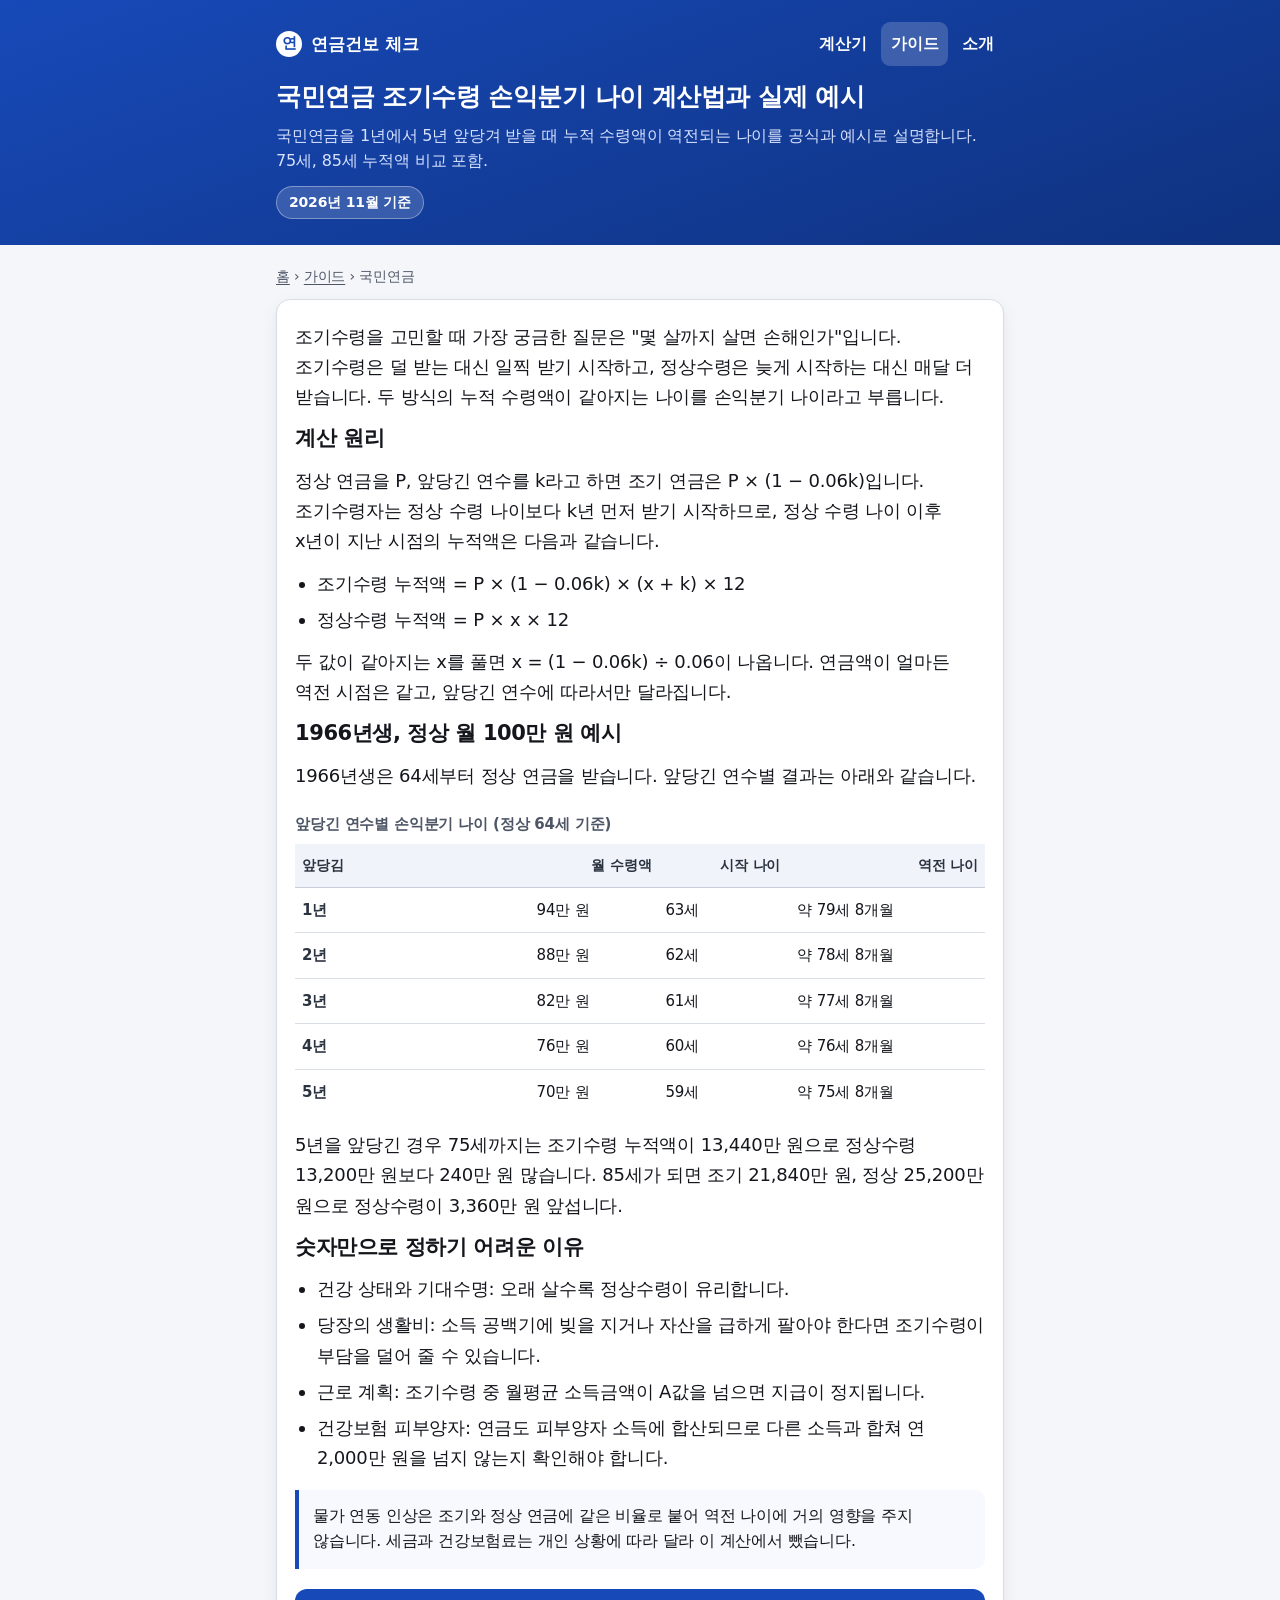
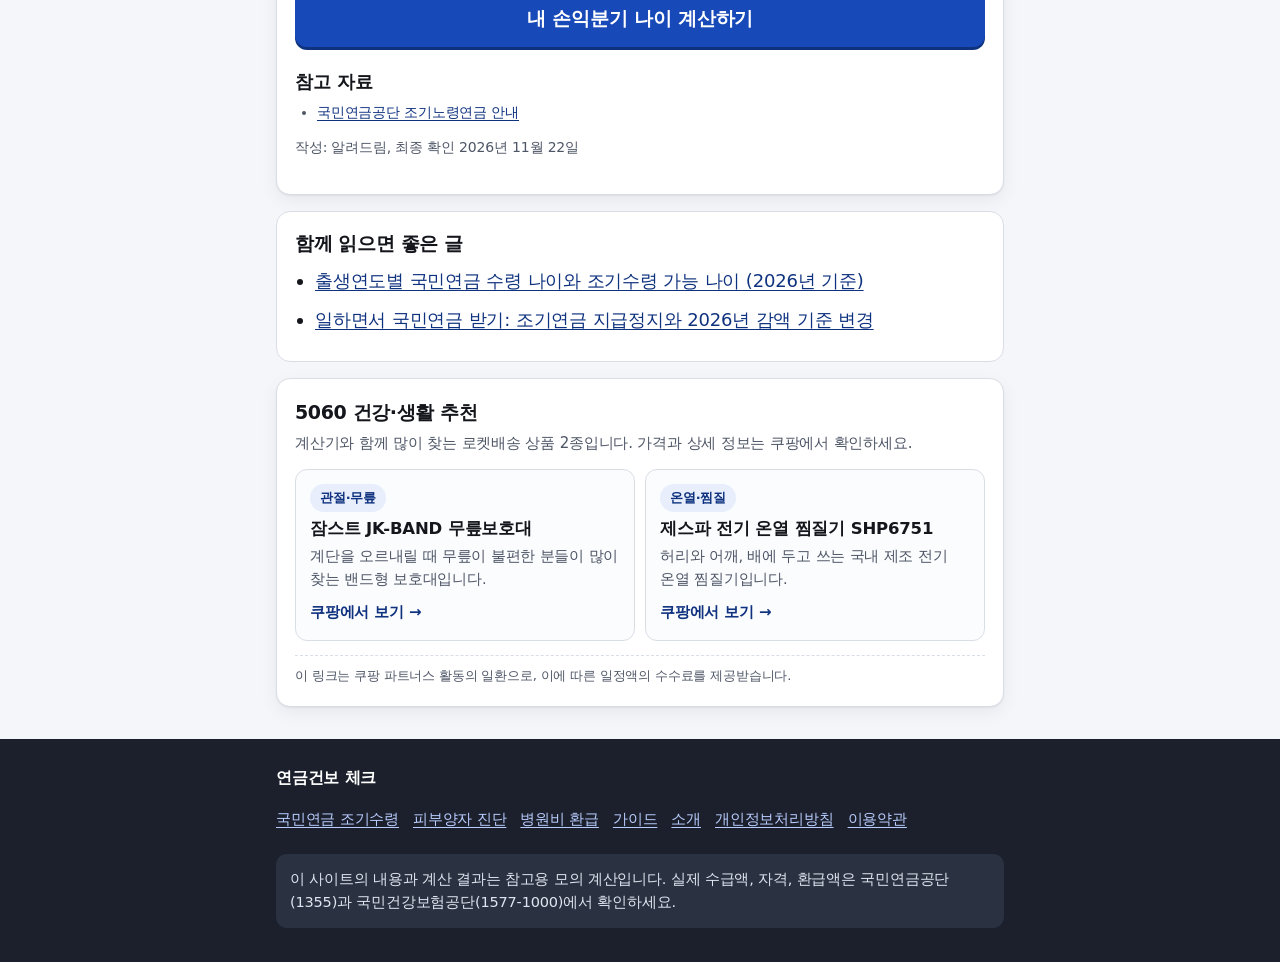
<file: guide/early-pension-break-even.html>
<!DOCTYPE html>
<html lang="ko">
<head>
<meta charset="utf-8">
<meta name="viewport" content="width=device-width, initial-scale=1">
<title>국민연금 조기수령 손익분기 나이 계산법과 실제 예시 | 연금건보 체크</title>
<meta name="description" content="국민연금을 1년에서 5년 앞당겨 받을 때 누적 수령액이 역전되는 나이를 공식과 예시로 설명합니다. 75세, 85세 누적액 비교 포함.">
<meta name="author" content="알려드림">
<meta name="theme-color" content="#1749b8">
<link rel="canonical" href="https://pension-care-web.vercel.app/guide/early-pension-break-even">
<meta property="og:type" content="article">
<meta property="og:locale" content="ko_KR">
<meta property="og:site_name" content="연금건보 체크">
<meta property="og:title" content="국민연금 조기수령 손익분기 나이 계산법과 실제 예시">
<meta property="og:description" content="국민연금을 1년에서 5년 앞당겨 받을 때 누적 수령액이 역전되는 나이를 공식과 예시로 설명합니다. 75세, 85세 누적액 비교 포함.">
<meta property="og:url" content="https://pension-care-web.vercel.app/guide/early-pension-break-even">
<meta property="og:image" content="https://pension-care-web.vercel.app/og-image.png">
<meta name="twitter:card" content="summary_large_image">
<link rel="stylesheet" href="/assets/site.css">
<script type="application/ld+json">{"@context": "https://schema.org", "@type": "Article", "headline": "국민연금 조기수령 손익분기 나이 계산법과 실제 예시", "description": "국민연금을 1년에서 5년 앞당겨 받을 때 누적 수령액이 역전되는 나이를 공식과 예시로 설명합니다. 75세, 85세 누적액 비교 포함.", "inLanguage": "ko-KR", "datePublished": "2026-11-22", "dateModified": "2026-11-22", "author": {"@type": "Organization", "name": "알려드림", "url": "https://pension-care-web.vercel.app/about"}, "publisher": {"@type": "Organization", "name": "연금건보 체크"}, "mainEntityOfPage": "https://pension-care-web.vercel.app/guide/early-pension-break-even", "image": "https://pension-care-web.vercel.app/og-image.png"}</script><script type="application/ld+json">{"@context": "https://schema.org", "@type": "BreadcrumbList", "itemListElement": [{"@type": "ListItem", "position": 1, "name": "홈", "item": "https://pension-care-web.vercel.app/"}, {"@type": "ListItem", "position": 2, "name": "가이드", "item": "https://pension-care-web.vercel.app/guide"}, {"@type": "ListItem", "position": 3, "name": "국민연금 조기수령 손익분기 나이 계산법과 실제 예시", "item": "https://pension-care-web.vercel.app/guide/early-pension-break-even"}]}</script>
</head>
<body>
<a class="skip" href="#main">본문으로 바로 가기</a>
<header class="site-head"><div class="wrap">
<div class="headrow"><a class="brand" href="/"><span class="dot" aria-hidden="true">연</span> 연금건보 체크</a><nav class="gnav" aria-label="사이트 메뉴"><a href="/">계산기</a><a href="/guide" aria-current="page">가이드</a><a href="/about">소개</a></nav></div>
<h1>국민연금 조기수령 손익분기 나이 계산법과 실제 예시</h1>
<p>국민연금을 1년에서 5년 앞당겨 받을 때 누적 수령액이 역전되는 나이를 공식과 예시로 설명합니다. 75세, 85세 누적액 비교 포함.</p>
<span class="stamp">2026년 11월 기준</span>
</div></header>
<main id="main"><div class="wrap">
<p class="crumb"><a href="/">홈</a> › <a href="/guide">가이드</a> › 국민연금</p><article class="content"><p>조기수령을 고민할 때 가장 궁금한 질문은 &quot;몇 살까지 살면 손해인가&quot;입니다. 조기수령은 덜 받는 대신 일찍 받기 시작하고, 정상수령은 늦게 시작하는 대신 매달 더 받습니다. 두 방식의 누적 수령액이 같아지는 나이를 손익분기 나이라고 부릅니다.</p>
<h2>계산 원리</h2>
<p>정상 연금을 P, 앞당긴 연수를 k라고 하면 조기 연금은 P × (1 − 0.06k)입니다. 조기수령자는 정상 수령 나이보다 k년 먼저 받기 시작하므로, 정상 수령 나이 이후 x년이 지난 시점의 누적액은 다음과 같습니다.</p>
<ul><li>조기수령 누적액 = P × (1 − 0.06k) × (x + k) × 12</li><li>정상수령 누적액 = P × x × 12</li></ul>
<p>두 값이 같아지는 x를 풀면 x = (1 − 0.06k) ÷ 0.06이 나옵니다. 연금액이 얼마든 역전 시점은 같고, 앞당긴 연수에 따라서만 달라집니다.</p>
<h2>1966년생, 정상 월 100만 원 예시</h2>
<p>1966년생은 64세부터 정상 연금을 받습니다. 앞당긴 연수별 결과는 아래와 같습니다.</p>
<div class="tablewrap"><table class="t-text"><caption>앞당긴 연수별 손익분기 나이 (정상 64세 기준)</caption><thead><tr><th scope="col">앞당김</th><th scope="col">월 수령액</th><th scope="col">시작 나이</th><th scope="col">역전 나이</th></tr></thead><tbody><tr><td>1년</td><td>94만 원</td><td>63세</td><td>약 79세 8개월</td></tr><tr><td>2년</td><td>88만 원</td><td>62세</td><td>약 78세 8개월</td></tr><tr><td>3년</td><td>82만 원</td><td>61세</td><td>약 77세 8개월</td></tr><tr><td>4년</td><td>76만 원</td><td>60세</td><td>약 76세 8개월</td></tr><tr><td>5년</td><td>70만 원</td><td>59세</td><td>약 75세 8개월</td></tr></tbody></table></div>
<p>5년을 앞당긴 경우 75세까지는 조기수령 누적액이 13,440만 원으로 정상수령 13,200만 원보다 240만 원 많습니다. 85세가 되면 조기 21,840만 원, 정상 25,200만 원으로 정상수령이 3,360만 원 앞섭니다.</p>
<h2>숫자만으로 정하기 어려운 이유</h2>
<ul><li>건강 상태와 기대수명: 오래 살수록 정상수령이 유리합니다.</li><li>당장의 생활비: 소득 공백기에 빚을 지거나 자산을 급하게 팔아야 한다면 조기수령이 부담을 덜어 줄 수 있습니다.</li><li>근로 계획: 조기수령 중 월평균 소득금액이 A값을 넘으면 지급이 정지됩니다.</li><li>건강보험 피부양자: 연금도 피부양자 소득에 합산되므로 다른 소득과 합쳐 연 2,000만 원을 넘지 않는지 확인해야 합니다.</li></ul>
<div class="note"><p>물가 연동 인상은 조기와 정상 연금에 같은 비율로 붙어 역전 나이에 거의 영향을 주지 않습니다. 세금과 건강보험료는 개인 상황에 따라 달라 이 계산에서 뺐습니다.</p></div>
<p style="margin-top:20px"><a class="btn" href="/#tab-pension">내 손익분기 나이 계산하기</a></p><h3>참고 자료</h3><ul class="src"><li><a href="https://nps.or.kr/pnsinfo/ntpsklg/getOHAF0100M0.do" rel="noopener" target="_blank">국민연금공단 조기노령연금 안내</a></li></ul><p class="src">작성: 알려드림, 최종 확인 2026년 11월 22일</p></article><aside class="related"><h2>함께 읽으면 좋은 글</h2><ul><li><a href="/guide/pension-age-by-birth-year">출생연도별 국민연금 수령 나이와 조기수령 가능 나이 (2026년 기준)</a></li><li><a href="/guide/working-pension-suspension">일하면서 국민연금 받기: 조기연금 지급정지와 2026년 감액 기준 변경</a></li></ul></aside>
    <section class="promo" id="promo-5060" aria-labelledby="promo-5060-title">
      <h2 id="promo-5060-title">5060 건강·생활 추천</h2>
      <p class="promo-lead">계산기와 함께 많이 찾는 로켓배송 상품 2종입니다. 가격과 상세 정보는 쿠팡에서 확인하세요.</p>
      <div class="promo-grid">
        <a class="promo-card" href="https://link.coupang.com/a/iSPTrgtvEa" target="_blank" rel="sponsored nofollow noopener">
          <span class="promo-tag">관절·무릎</span>
          <span class="promo-name">잠스트 JK-BAND 무릎보호대</span>
          <span class="promo-desc">계단을 오르내릴 때 무릎이 불편한 분들이 많이 찾는 밴드형 보호대입니다.</span>
          <span class="promo-cta">쿠팡에서 보기 →</span>
        </a>
        <a class="promo-card" href="https://link.coupang.com/a/iSPO8i1g6e" target="_blank" rel="sponsored nofollow noopener">
          <span class="promo-tag">온열·찜질</span>
          <span class="promo-name">제스파 전기 온열 찜질기 SHP6751</span>
          <span class="promo-desc">허리와 어깨, 배에 두고 쓰는 국내 제조 전기 온열 찜질기입니다.</span>
          <span class="promo-cta">쿠팡에서 보기 →</span>
        </a>
      </div>
      <p class="promo-notice">이 링크는 쿠팡 파트너스 활동의 일환으로, 이에 따른 일정액의 수수료를 제공받습니다.</p>
    </section>
</div></main>
<footer class="foot"><div class="wrap">
<strong>연금건보 체크</strong>
<nav aria-label="하단 메뉴"><a href="/#tab-pension">국민연금 조기수령</a><a href="/#tab-insurance">피부양자 진단</a><a href="/#tab-medical">병원비 환급</a><a href="/guide">가이드</a><a href="/about">소개</a><a href="/privacy">개인정보처리방침</a><a href="/terms">이용약관</a></nav>
<div class="disclaimer">이 사이트의 내용과 계산 결과는 참고용 모의 계산입니다. 실제 수급액, 자격, 환급액은 국민연금공단(1355)과 국민건강보험공단(1577-1000)에서 확인하세요.</div>
</div></footer>
</body>
</html>
</file>
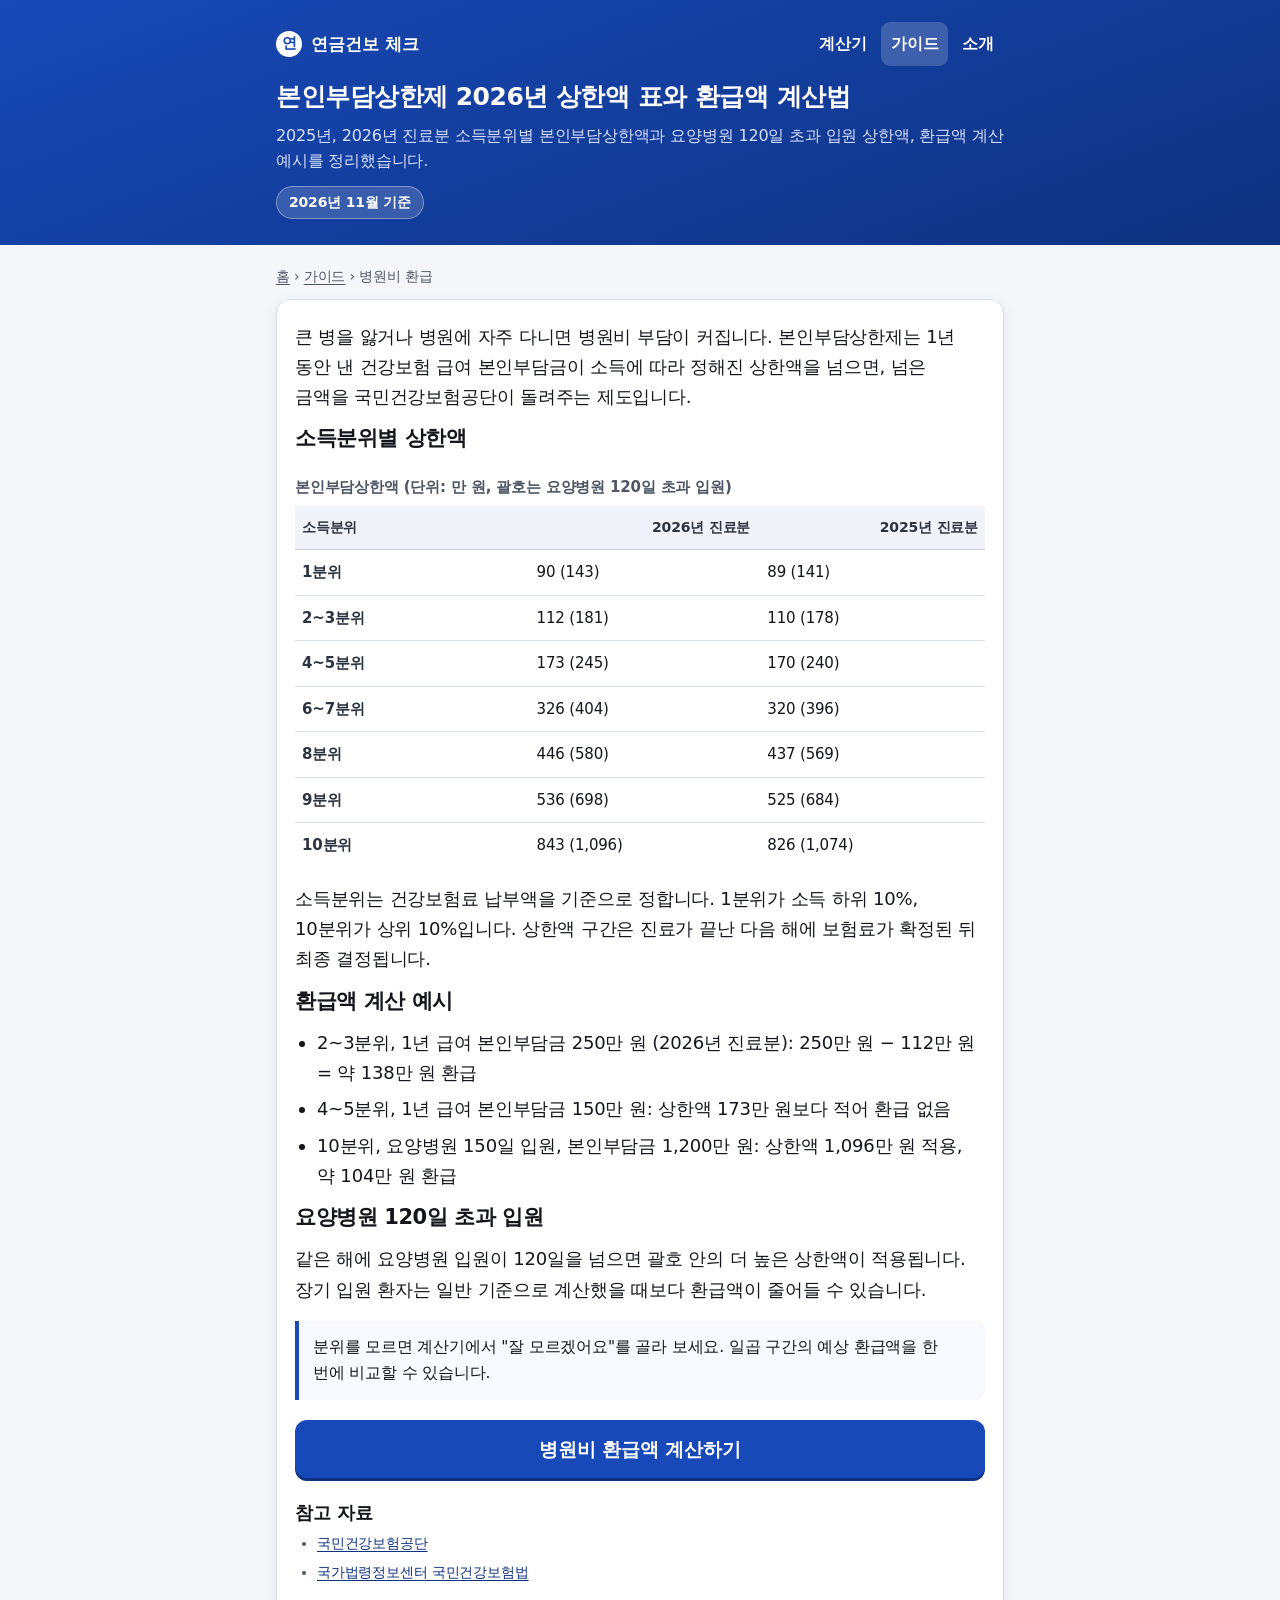
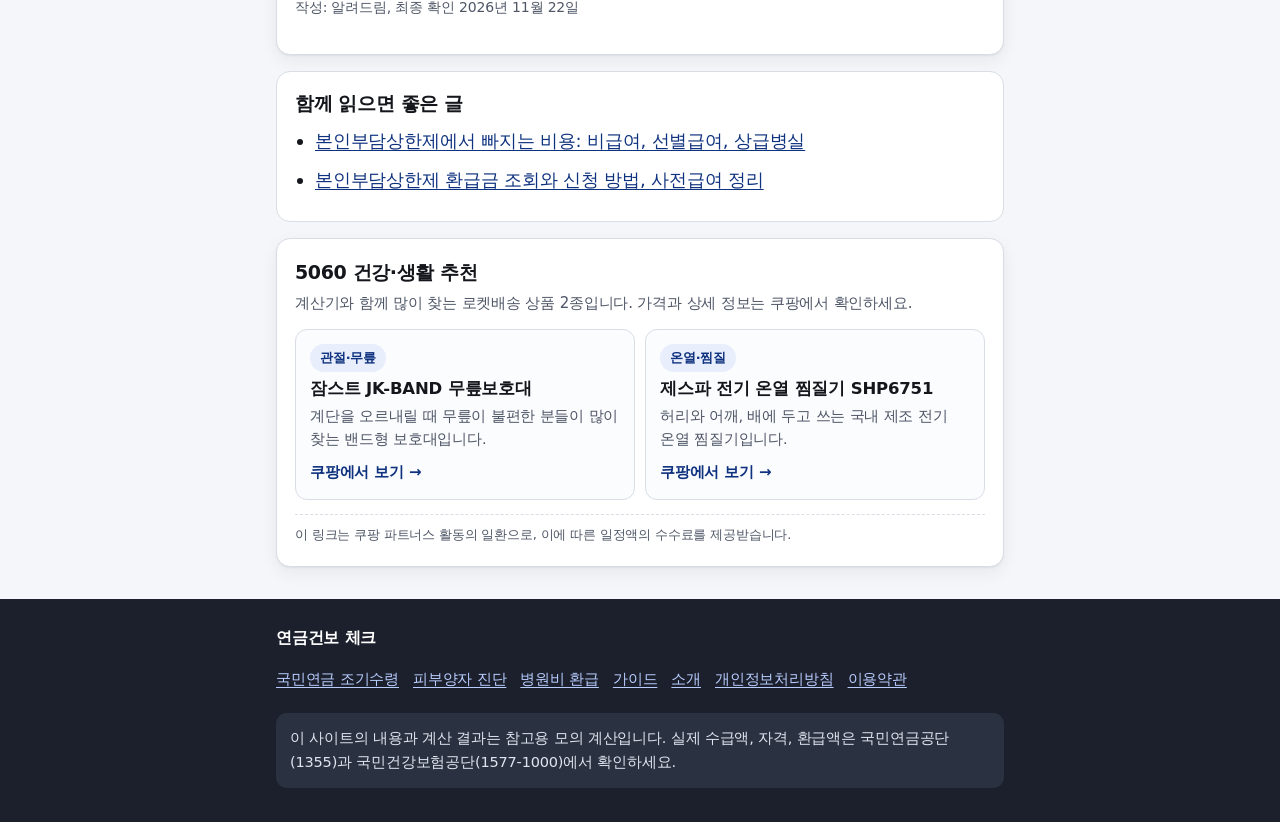
<file: guide/medical-cap-2026.html>
<!DOCTYPE html>
<html lang="ko">
<head>
<meta charset="utf-8">
<meta name="viewport" content="width=device-width, initial-scale=1">
<title>본인부담상한제 2026년 상한액 표와 환급액 계산법 | 연금건보 체크</title>
<meta name="description" content="2025년, 2026년 진료분 소득분위별 본인부담상한액과 요양병원 120일 초과 입원 상한액, 환급액 계산 예시를 정리했습니다.">
<meta name="author" content="알려드림">
<meta name="theme-color" content="#1749b8">
<link rel="canonical" href="https://pension-care-web.vercel.app/guide/medical-cap-2026">
<meta property="og:type" content="article">
<meta property="og:locale" content="ko_KR">
<meta property="og:site_name" content="연금건보 체크">
<meta property="og:title" content="본인부담상한제 2026년 상한액 표와 환급액 계산법">
<meta property="og:description" content="2025년, 2026년 진료분 소득분위별 본인부담상한액과 요양병원 120일 초과 입원 상한액, 환급액 계산 예시를 정리했습니다.">
<meta property="og:url" content="https://pension-care-web.vercel.app/guide/medical-cap-2026">
<meta property="og:image" content="https://pension-care-web.vercel.app/og-image.png">
<meta name="twitter:card" content="summary_large_image">
<link rel="stylesheet" href="/assets/site.css">
<script type="application/ld+json">{"@context": "https://schema.org", "@type": "Article", "headline": "본인부담상한제 2026년 상한액 표와 환급액 계산법", "description": "2025년, 2026년 진료분 소득분위별 본인부담상한액과 요양병원 120일 초과 입원 상한액, 환급액 계산 예시를 정리했습니다.", "inLanguage": "ko-KR", "datePublished": "2026-11-22", "dateModified": "2026-11-22", "author": {"@type": "Organization", "name": "알려드림", "url": "https://pension-care-web.vercel.app/about"}, "publisher": {"@type": "Organization", "name": "연금건보 체크"}, "mainEntityOfPage": "https://pension-care-web.vercel.app/guide/medical-cap-2026", "image": "https://pension-care-web.vercel.app/og-image.png"}</script><script type="application/ld+json">{"@context": "https://schema.org", "@type": "BreadcrumbList", "itemListElement": [{"@type": "ListItem", "position": 1, "name": "홈", "item": "https://pension-care-web.vercel.app/"}, {"@type": "ListItem", "position": 2, "name": "가이드", "item": "https://pension-care-web.vercel.app/guide"}, {"@type": "ListItem", "position": 3, "name": "본인부담상한제 2026년 상한액 표와 환급액 계산법", "item": "https://pension-care-web.vercel.app/guide/medical-cap-2026"}]}</script>
</head>
<body>
<a class="skip" href="#main">본문으로 바로 가기</a>
<header class="site-head"><div class="wrap">
<div class="headrow"><a class="brand" href="/"><span class="dot" aria-hidden="true">연</span> 연금건보 체크</a><nav class="gnav" aria-label="사이트 메뉴"><a href="/">계산기</a><a href="/guide" aria-current="page">가이드</a><a href="/about">소개</a></nav></div>
<h1>본인부담상한제 2026년 상한액 표와 환급액 계산법</h1>
<p>2025년, 2026년 진료분 소득분위별 본인부담상한액과 요양병원 120일 초과 입원 상한액, 환급액 계산 예시를 정리했습니다.</p>
<span class="stamp">2026년 11월 기준</span>
</div></header>
<main id="main"><div class="wrap">
<p class="crumb"><a href="/">홈</a> › <a href="/guide">가이드</a> › 병원비 환급</p><article class="content"><p>큰 병을 앓거나 병원에 자주 다니면 병원비 부담이 커집니다. 본인부담상한제는 1년 동안 낸 건강보험 급여 본인부담금이 소득에 따라 정해진 상한액을 넘으면, 넘은 금액을 국민건강보험공단이 돌려주는 제도입니다.</p>
<h2>소득분위별 상한액</h2>
<div class="tablewrap"><table class="t-text"><caption>본인부담상한액 (단위: 만 원, 괄호는 요양병원 120일 초과 입원)</caption><thead><tr><th scope="col">소득분위</th><th scope="col">2026년 진료분</th><th scope="col">2025년 진료분</th></tr></thead><tbody><tr><td>1분위</td><td>90 (143)</td><td>89 (141)</td></tr><tr><td>2~3분위</td><td>112 (181)</td><td>110 (178)</td></tr><tr><td>4~5분위</td><td>173 (245)</td><td>170 (240)</td></tr><tr><td>6~7분위</td><td>326 (404)</td><td>320 (396)</td></tr><tr><td>8분위</td><td>446 (580)</td><td>437 (569)</td></tr><tr><td>9분위</td><td>536 (698)</td><td>525 (684)</td></tr><tr><td>10분위</td><td>843 (1,096)</td><td>826 (1,074)</td></tr></tbody></table></div>
<p>소득분위는 건강보험료 납부액을 기준으로 정합니다. 1분위가 소득 하위 10%, 10분위가 상위 10%입니다. 상한액 구간은 진료가 끝난 다음 해에 보험료가 확정된 뒤 최종 결정됩니다.</p>
<h2>환급액 계산 예시</h2>
<ul><li>2~3분위, 1년 급여 본인부담금 250만 원 (2026년 진료분): 250만 원 − 112만 원 = 약 138만 원 환급</li><li>4~5분위, 1년 급여 본인부담금 150만 원: 상한액 173만 원보다 적어 환급 없음</li><li>10분위, 요양병원 150일 입원, 본인부담금 1,200만 원: 상한액 1,096만 원 적용, 약 104만 원 환급</li></ul>
<h2>요양병원 120일 초과 입원</h2>
<p>같은 해에 요양병원 입원이 120일을 넘으면 괄호 안의 더 높은 상한액이 적용됩니다. 장기 입원 환자는 일반 기준으로 계산했을 때보다 환급액이 줄어들 수 있습니다.</p>
<div class="note"><p>분위를 모르면 계산기에서 &quot;잘 모르겠어요&quot;를 골라 보세요. 일곱 구간의 예상 환급액을 한 번에 비교할 수 있습니다.</p></div>
<p style="margin-top:20px"><a class="btn" href="/#tab-medical">병원비 환급액 계산하기</a></p><h3>참고 자료</h3><ul class="src"><li><a href="https://www.nhis.or.kr" rel="noopener" target="_blank">국민건강보험공단</a></li><li><a href="https://www.law.go.kr/법령/국민건강보험법" rel="noopener" target="_blank">국가법령정보센터 국민건강보험법</a></li></ul><p class="src">작성: 알려드림, 최종 확인 2026년 11월 22일</p></article><aside class="related"><h2>함께 읽으면 좋은 글</h2><ul><li><a href="/guide/medical-cap-exclusions">본인부담상한제에서 빠지는 비용: 비급여, 선별급여, 상급병실</a></li><li><a href="/guide/medical-refund-how-to">본인부담상한제 환급금 조회와 신청 방법, 사전급여 정리</a></li></ul></aside>
    <section class="promo" id="promo-5060" aria-labelledby="promo-5060-title">
      <h2 id="promo-5060-title">5060 건강·생활 추천</h2>
      <p class="promo-lead">계산기와 함께 많이 찾는 로켓배송 상품 2종입니다. 가격과 상세 정보는 쿠팡에서 확인하세요.</p>
      <div class="promo-grid">
        <a class="promo-card" href="https://link.coupang.com/a/iSPTrgtvEa" target="_blank" rel="sponsored nofollow noopener">
          <span class="promo-tag">관절·무릎</span>
          <span class="promo-name">잠스트 JK-BAND 무릎보호대</span>
          <span class="promo-desc">계단을 오르내릴 때 무릎이 불편한 분들이 많이 찾는 밴드형 보호대입니다.</span>
          <span class="promo-cta">쿠팡에서 보기 →</span>
        </a>
        <a class="promo-card" href="https://link.coupang.com/a/iSPO8i1g6e" target="_blank" rel="sponsored nofollow noopener">
          <span class="promo-tag">온열·찜질</span>
          <span class="promo-name">제스파 전기 온열 찜질기 SHP6751</span>
          <span class="promo-desc">허리와 어깨, 배에 두고 쓰는 국내 제조 전기 온열 찜질기입니다.</span>
          <span class="promo-cta">쿠팡에서 보기 →</span>
        </a>
      </div>
      <p class="promo-notice">이 링크는 쿠팡 파트너스 활동의 일환으로, 이에 따른 일정액의 수수료를 제공받습니다.</p>
    </section>
</div></main>
<footer class="foot"><div class="wrap">
<strong>연금건보 체크</strong>
<nav aria-label="하단 메뉴"><a href="/#tab-pension">국민연금 조기수령</a><a href="/#tab-insurance">피부양자 진단</a><a href="/#tab-medical">병원비 환급</a><a href="/guide">가이드</a><a href="/about">소개</a><a href="/privacy">개인정보처리방침</a><a href="/terms">이용약관</a></nav>
<div class="disclaimer">이 사이트의 내용과 계산 결과는 참고용 모의 계산입니다. 실제 수급액, 자격, 환급액은 국민연금공단(1355)과 국민건강보험공단(1577-1000)에서 확인하세요.</div>
</div></footer>
</body>
</html>
</file>
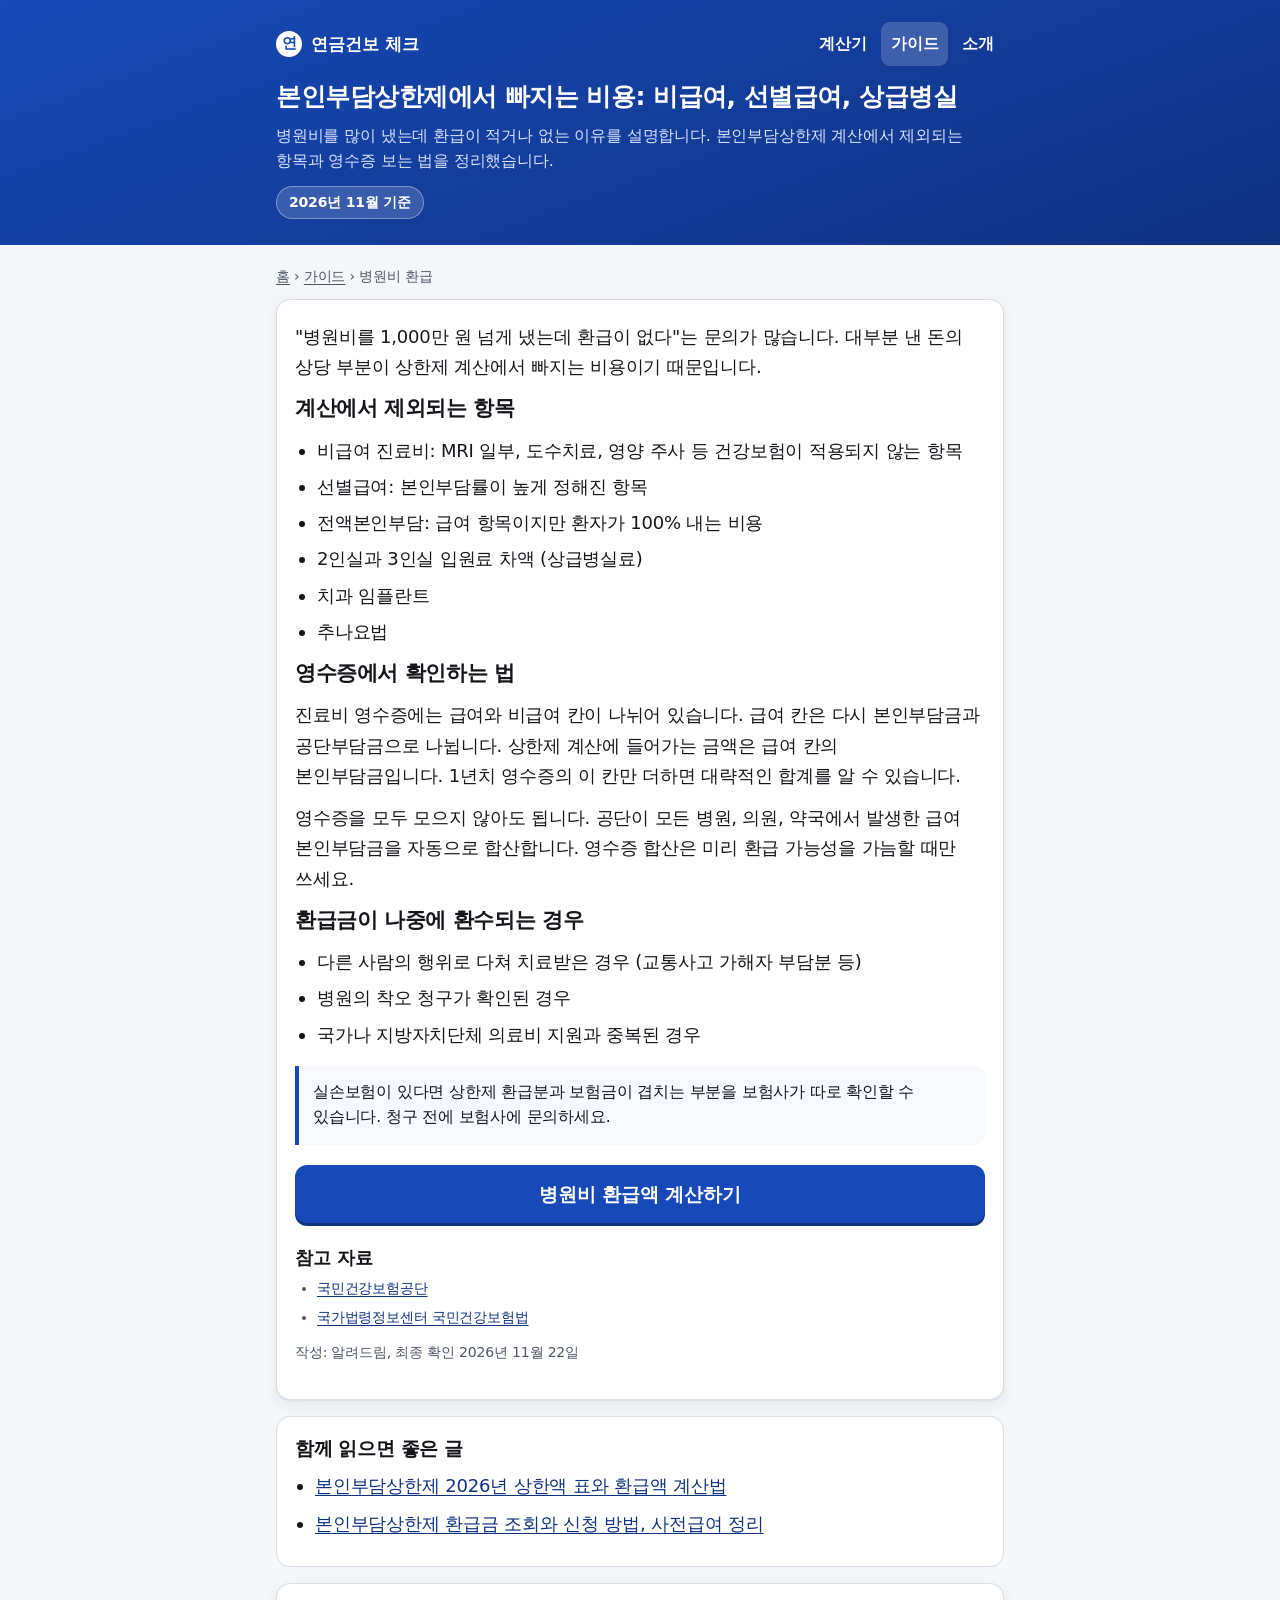
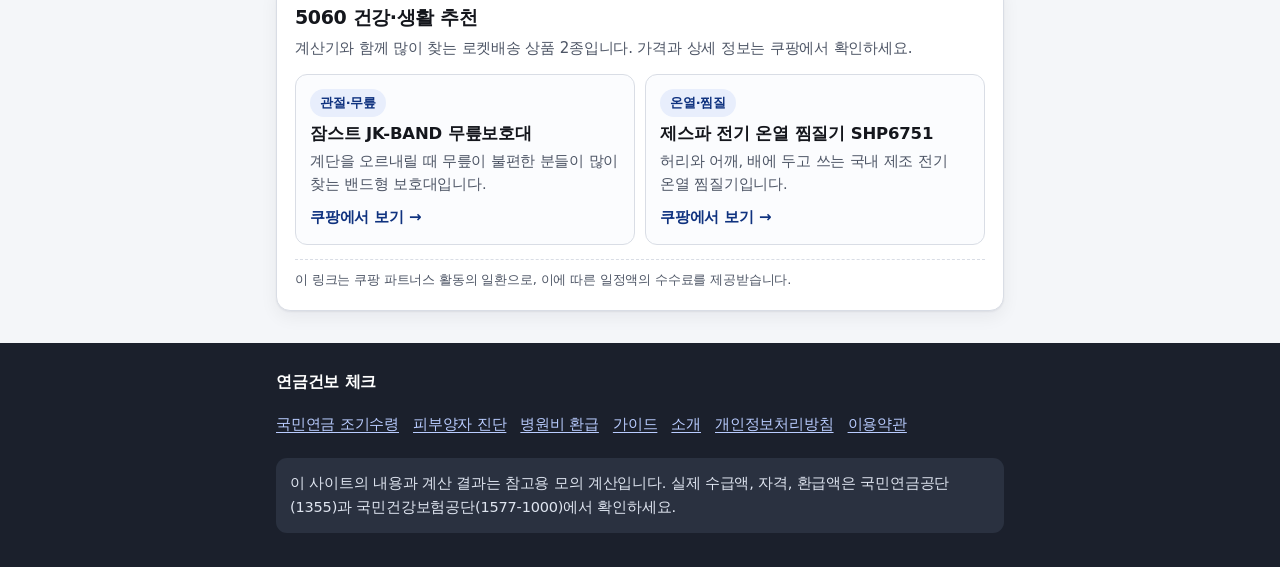
<file: guide/medical-cap-exclusions.html>
<!DOCTYPE html>
<html lang="ko">
<head>
<meta charset="utf-8">
<meta name="viewport" content="width=device-width, initial-scale=1">
<title>본인부담상한제에서 빠지는 비용: 비급여, 선별급여, 상급병실 | 연금건보 체크</title>
<meta name="description" content="병원비를 많이 냈는데 환급이 적거나 없는 이유를 설명합니다. 본인부담상한제 계산에서 제외되는 항목과 영수증 보는 법을 정리했습니다.">
<meta name="author" content="알려드림">
<meta name="theme-color" content="#1749b8">
<link rel="canonical" href="https://pension-care-web.vercel.app/guide/medical-cap-exclusions">
<meta property="og:type" content="article">
<meta property="og:locale" content="ko_KR">
<meta property="og:site_name" content="연금건보 체크">
<meta property="og:title" content="본인부담상한제에서 빠지는 비용: 비급여, 선별급여, 상급병실">
<meta property="og:description" content="병원비를 많이 냈는데 환급이 적거나 없는 이유를 설명합니다. 본인부담상한제 계산에서 제외되는 항목과 영수증 보는 법을 정리했습니다.">
<meta property="og:url" content="https://pension-care-web.vercel.app/guide/medical-cap-exclusions">
<meta property="og:image" content="https://pension-care-web.vercel.app/og-image.png">
<meta name="twitter:card" content="summary_large_image">
<link rel="stylesheet" href="/assets/site.css">
<script type="application/ld+json">{"@context": "https://schema.org", "@type": "Article", "headline": "본인부담상한제에서 빠지는 비용: 비급여, 선별급여, 상급병실", "description": "병원비를 많이 냈는데 환급이 적거나 없는 이유를 설명합니다. 본인부담상한제 계산에서 제외되는 항목과 영수증 보는 법을 정리했습니다.", "inLanguage": "ko-KR", "datePublished": "2026-11-22", "dateModified": "2026-11-22", "author": {"@type": "Organization", "name": "알려드림", "url": "https://pension-care-web.vercel.app/about"}, "publisher": {"@type": "Organization", "name": "연금건보 체크"}, "mainEntityOfPage": "https://pension-care-web.vercel.app/guide/medical-cap-exclusions", "image": "https://pension-care-web.vercel.app/og-image.png"}</script><script type="application/ld+json">{"@context": "https://schema.org", "@type": "BreadcrumbList", "itemListElement": [{"@type": "ListItem", "position": 1, "name": "홈", "item": "https://pension-care-web.vercel.app/"}, {"@type": "ListItem", "position": 2, "name": "가이드", "item": "https://pension-care-web.vercel.app/guide"}, {"@type": "ListItem", "position": 3, "name": "본인부담상한제에서 빠지는 비용: 비급여, 선별급여, 상급병실", "item": "https://pension-care-web.vercel.app/guide/medical-cap-exclusions"}]}</script>
</head>
<body>
<a class="skip" href="#main">본문으로 바로 가기</a>
<header class="site-head"><div class="wrap">
<div class="headrow"><a class="brand" href="/"><span class="dot" aria-hidden="true">연</span> 연금건보 체크</a><nav class="gnav" aria-label="사이트 메뉴"><a href="/">계산기</a><a href="/guide" aria-current="page">가이드</a><a href="/about">소개</a></nav></div>
<h1>본인부담상한제에서 빠지는 비용: 비급여, 선별급여, 상급병실</h1>
<p>병원비를 많이 냈는데 환급이 적거나 없는 이유를 설명합니다. 본인부담상한제 계산에서 제외되는 항목과 영수증 보는 법을 정리했습니다.</p>
<span class="stamp">2026년 11월 기준</span>
</div></header>
<main id="main"><div class="wrap">
<p class="crumb"><a href="/">홈</a> › <a href="/guide">가이드</a> › 병원비 환급</p><article class="content"><p>&quot;병원비를 1,000만 원 넘게 냈는데 환급이 없다&quot;는 문의가 많습니다. 대부분 낸 돈의 상당 부분이 상한제 계산에서 빠지는 비용이기 때문입니다.</p>
<h2>계산에서 제외되는 항목</h2>
<ul><li>비급여 진료비: MRI 일부, 도수치료, 영양 주사 등 건강보험이 적용되지 않는 항목</li><li>선별급여: 본인부담률이 높게 정해진 항목</li><li>전액본인부담: 급여 항목이지만 환자가 100% 내는 비용</li><li>2인실과 3인실 입원료 차액 (상급병실료)</li><li>치과 임플란트</li><li>추나요법</li></ul>
<h2>영수증에서 확인하는 법</h2>
<p>진료비 영수증에는 급여와 비급여 칸이 나뉘어 있습니다. 급여 칸은 다시 본인부담금과 공단부담금으로 나뉩니다. 상한제 계산에 들어가는 금액은 급여 칸의 본인부담금입니다. 1년치 영수증의 이 칸만 더하면 대략적인 합계를 알 수 있습니다.</p>
<p>영수증을 모두 모으지 않아도 됩니다. 공단이 모든 병원, 의원, 약국에서 발생한 급여 본인부담금을 자동으로 합산합니다. 영수증 합산은 미리 환급 가능성을 가늠할 때만 쓰세요.</p>
<h2>환급금이 나중에 환수되는 경우</h2>
<ul><li>다른 사람의 행위로 다쳐 치료받은 경우 (교통사고 가해자 부담분 등)</li><li>병원의 착오 청구가 확인된 경우</li><li>국가나 지방자치단체 의료비 지원과 중복된 경우</li></ul>
<div class="note"><p>실손보험이 있다면 상한제 환급분과 보험금이 겹치는 부분을 보험사가 따로 확인할 수 있습니다. 청구 전에 보험사에 문의하세요.</p></div>
<p style="margin-top:20px"><a class="btn" href="/#tab-medical">병원비 환급액 계산하기</a></p><h3>참고 자료</h3><ul class="src"><li><a href="https://www.nhis.or.kr" rel="noopener" target="_blank">국민건강보험공단</a></li><li><a href="https://www.law.go.kr/법령/국민건강보험법" rel="noopener" target="_blank">국가법령정보센터 국민건강보험법</a></li></ul><p class="src">작성: 알려드림, 최종 확인 2026년 11월 22일</p></article><aside class="related"><h2>함께 읽으면 좋은 글</h2><ul><li><a href="/guide/medical-cap-2026">본인부담상한제 2026년 상한액 표와 환급액 계산법</a></li><li><a href="/guide/medical-refund-how-to">본인부담상한제 환급금 조회와 신청 방법, 사전급여 정리</a></li></ul></aside>
    <section class="promo" id="promo-5060" aria-labelledby="promo-5060-title">
      <h2 id="promo-5060-title">5060 건강·생활 추천</h2>
      <p class="promo-lead">계산기와 함께 많이 찾는 로켓배송 상품 2종입니다. 가격과 상세 정보는 쿠팡에서 확인하세요.</p>
      <div class="promo-grid">
        <a class="promo-card" href="https://link.coupang.com/a/iSPTrgtvEa" target="_blank" rel="sponsored nofollow noopener">
          <span class="promo-tag">관절·무릎</span>
          <span class="promo-name">잠스트 JK-BAND 무릎보호대</span>
          <span class="promo-desc">계단을 오르내릴 때 무릎이 불편한 분들이 많이 찾는 밴드형 보호대입니다.</span>
          <span class="promo-cta">쿠팡에서 보기 →</span>
        </a>
        <a class="promo-card" href="https://link.coupang.com/a/iSPO8i1g6e" target="_blank" rel="sponsored nofollow noopener">
          <span class="promo-tag">온열·찜질</span>
          <span class="promo-name">제스파 전기 온열 찜질기 SHP6751</span>
          <span class="promo-desc">허리와 어깨, 배에 두고 쓰는 국내 제조 전기 온열 찜질기입니다.</span>
          <span class="promo-cta">쿠팡에서 보기 →</span>
        </a>
      </div>
      <p class="promo-notice">이 링크는 쿠팡 파트너스 활동의 일환으로, 이에 따른 일정액의 수수료를 제공받습니다.</p>
    </section>
</div></main>
<footer class="foot"><div class="wrap">
<strong>연금건보 체크</strong>
<nav aria-label="하단 메뉴"><a href="/#tab-pension">국민연금 조기수령</a><a href="/#tab-insurance">피부양자 진단</a><a href="/#tab-medical">병원비 환급</a><a href="/guide">가이드</a><a href="/about">소개</a><a href="/privacy">개인정보처리방침</a><a href="/terms">이용약관</a></nav>
<div class="disclaimer">이 사이트의 내용과 계산 결과는 참고용 모의 계산입니다. 실제 수급액, 자격, 환급액은 국민연금공단(1355)과 국민건강보험공단(1577-1000)에서 확인하세요.</div>
</div></footer>
</body>
</html>
</file>
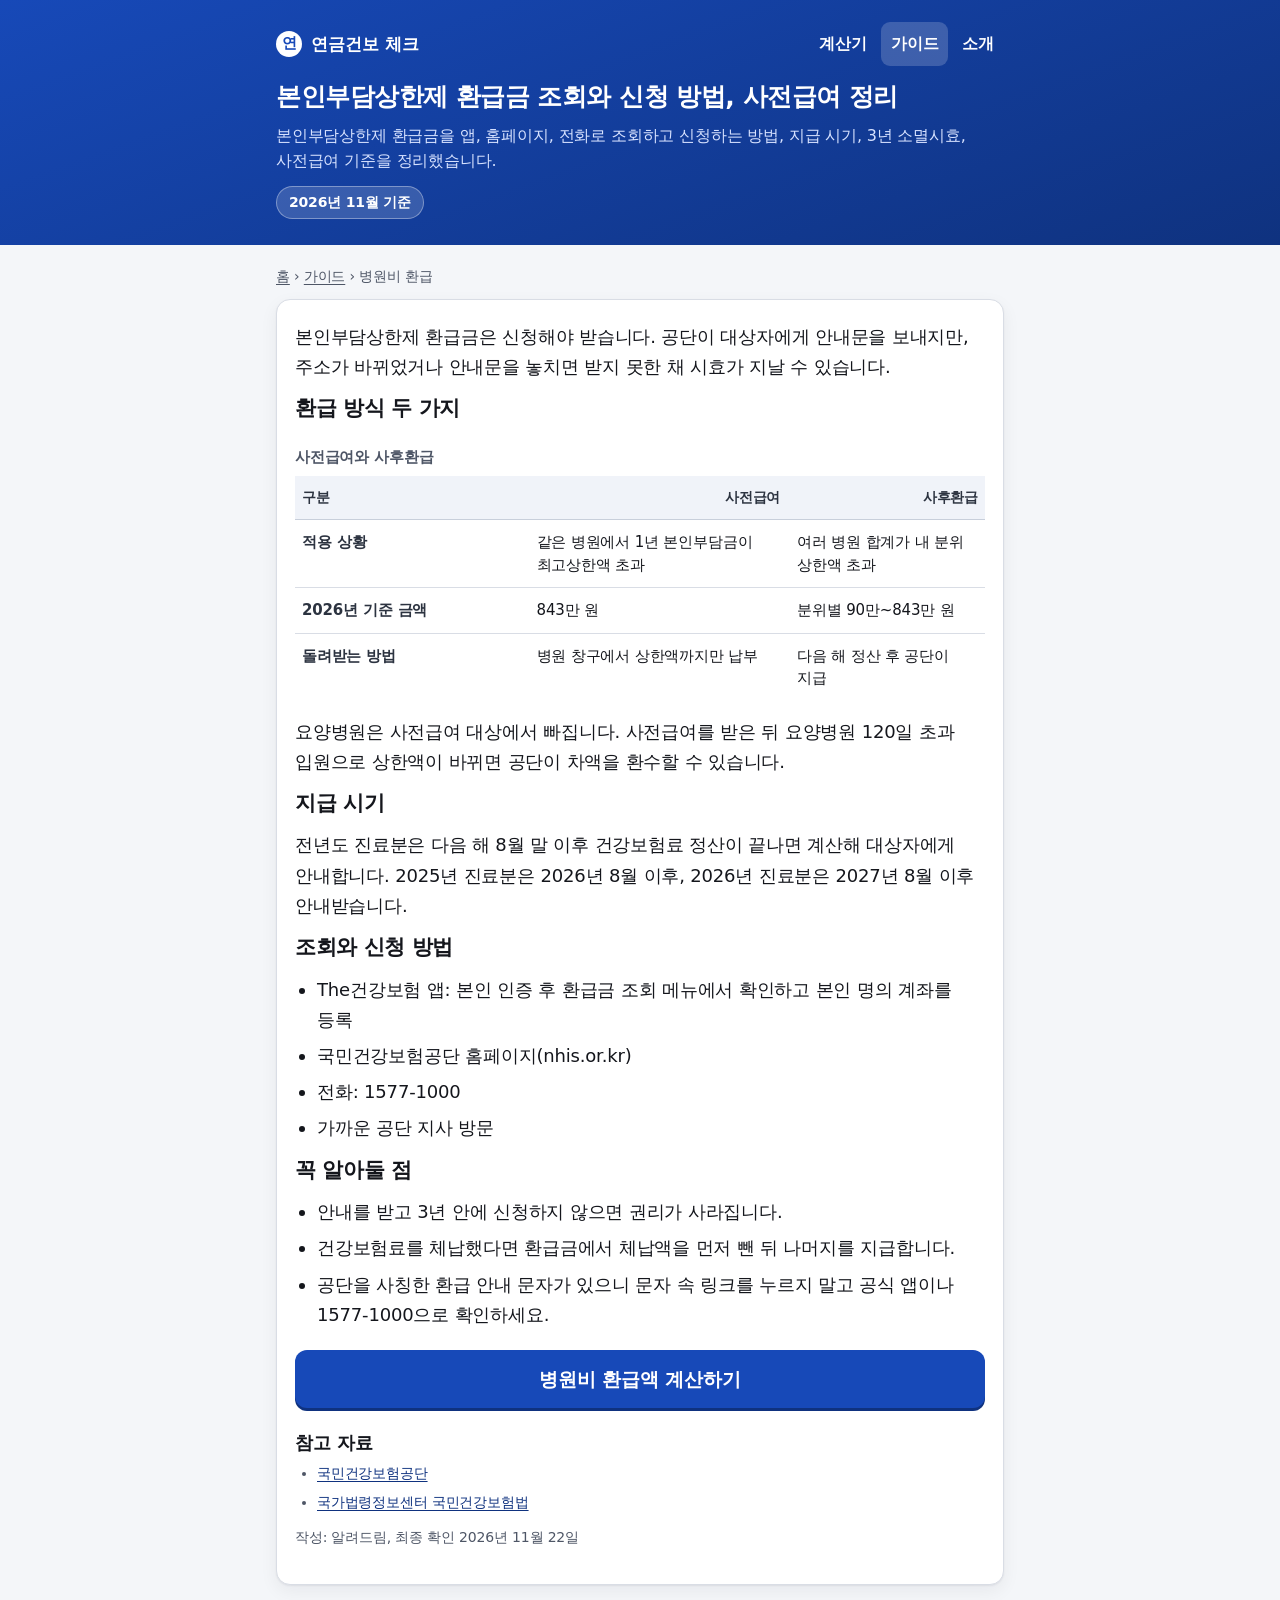
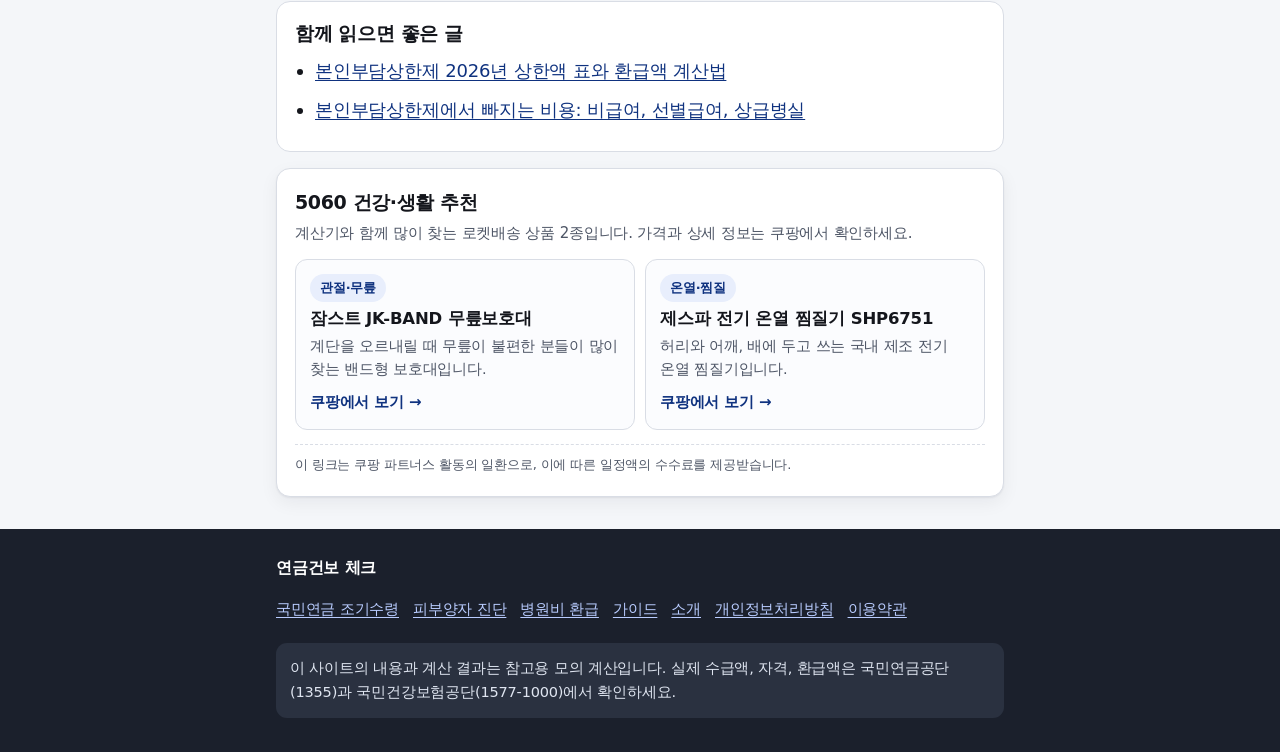
<file: guide/medical-refund-how-to.html>
<!DOCTYPE html>
<html lang="ko">
<head>
<meta charset="utf-8">
<meta name="viewport" content="width=device-width, initial-scale=1">
<title>본인부담상한제 환급금 조회와 신청 방법, 사전급여 정리 | 연금건보 체크</title>
<meta name="description" content="본인부담상한제 환급금을 앱, 홈페이지, 전화로 조회하고 신청하는 방법, 지급 시기, 3년 소멸시효, 사전급여 기준을 정리했습니다.">
<meta name="author" content="알려드림">
<meta name="theme-color" content="#1749b8">
<link rel="canonical" href="https://pension-care-web.vercel.app/guide/medical-refund-how-to">
<meta property="og:type" content="article">
<meta property="og:locale" content="ko_KR">
<meta property="og:site_name" content="연금건보 체크">
<meta property="og:title" content="본인부담상한제 환급금 조회와 신청 방법, 사전급여 정리">
<meta property="og:description" content="본인부담상한제 환급금을 앱, 홈페이지, 전화로 조회하고 신청하는 방법, 지급 시기, 3년 소멸시효, 사전급여 기준을 정리했습니다.">
<meta property="og:url" content="https://pension-care-web.vercel.app/guide/medical-refund-how-to">
<meta property="og:image" content="https://pension-care-web.vercel.app/og-image.png">
<meta name="twitter:card" content="summary_large_image">
<link rel="stylesheet" href="/assets/site.css">
<script type="application/ld+json">{"@context": "https://schema.org", "@type": "Article", "headline": "본인부담상한제 환급금 조회와 신청 방법, 사전급여 정리", "description": "본인부담상한제 환급금을 앱, 홈페이지, 전화로 조회하고 신청하는 방법, 지급 시기, 3년 소멸시효, 사전급여 기준을 정리했습니다.", "inLanguage": "ko-KR", "datePublished": "2026-11-22", "dateModified": "2026-11-22", "author": {"@type": "Organization", "name": "알려드림", "url": "https://pension-care-web.vercel.app/about"}, "publisher": {"@type": "Organization", "name": "연금건보 체크"}, "mainEntityOfPage": "https://pension-care-web.vercel.app/guide/medical-refund-how-to", "image": "https://pension-care-web.vercel.app/og-image.png"}</script><script type="application/ld+json">{"@context": "https://schema.org", "@type": "BreadcrumbList", "itemListElement": [{"@type": "ListItem", "position": 1, "name": "홈", "item": "https://pension-care-web.vercel.app/"}, {"@type": "ListItem", "position": 2, "name": "가이드", "item": "https://pension-care-web.vercel.app/guide"}, {"@type": "ListItem", "position": 3, "name": "본인부담상한제 환급금 조회와 신청 방법, 사전급여 정리", "item": "https://pension-care-web.vercel.app/guide/medical-refund-how-to"}]}</script>
</head>
<body>
<a class="skip" href="#main">본문으로 바로 가기</a>
<header class="site-head"><div class="wrap">
<div class="headrow"><a class="brand" href="/"><span class="dot" aria-hidden="true">연</span> 연금건보 체크</a><nav class="gnav" aria-label="사이트 메뉴"><a href="/">계산기</a><a href="/guide" aria-current="page">가이드</a><a href="/about">소개</a></nav></div>
<h1>본인부담상한제 환급금 조회와 신청 방법, 사전급여 정리</h1>
<p>본인부담상한제 환급금을 앱, 홈페이지, 전화로 조회하고 신청하는 방법, 지급 시기, 3년 소멸시효, 사전급여 기준을 정리했습니다.</p>
<span class="stamp">2026년 11월 기준</span>
</div></header>
<main id="main"><div class="wrap">
<p class="crumb"><a href="/">홈</a> › <a href="/guide">가이드</a> › 병원비 환급</p><article class="content"><p>본인부담상한제 환급금은 신청해야 받습니다. 공단이 대상자에게 안내문을 보내지만, 주소가 바뀌었거나 안내문을 놓치면 받지 못한 채 시효가 지날 수 있습니다.</p>
<h2>환급 방식 두 가지</h2>
<div class="tablewrap"><table class="t-text"><caption>사전급여와 사후환급</caption><thead><tr><th scope="col">구분</th><th scope="col">사전급여</th><th scope="col">사후환급</th></tr></thead><tbody><tr><td>적용 상황</td><td>같은 병원에서 1년 본인부담금이 최고상한액 초과</td><td>여러 병원 합계가 내 분위 상한액 초과</td></tr><tr><td>2026년 기준 금액</td><td>843만 원</td><td>분위별 90만~843만 원</td></tr><tr><td>돌려받는 방법</td><td>병원 창구에서 상한액까지만 납부</td><td>다음 해 정산 후 공단이 지급</td></tr></tbody></table></div>
<p>요양병원은 사전급여 대상에서 빠집니다. 사전급여를 받은 뒤 요양병원 120일 초과 입원으로 상한액이 바뀌면 공단이 차액을 환수할 수 있습니다.</p>
<h2>지급 시기</h2>
<p>전년도 진료분은 다음 해 8월 말 이후 건강보험료 정산이 끝나면 계산해 대상자에게 안내합니다. 2025년 진료분은 2026년 8월 이후, 2026년 진료분은 2027년 8월 이후 안내받습니다.</p>
<h2>조회와 신청 방법</h2>
<ul><li>The건강보험 앱: 본인 인증 후 환급금 조회 메뉴에서 확인하고 본인 명의 계좌를 등록</li><li>국민건강보험공단 홈페이지(nhis.or.kr)</li><li>전화: 1577-1000</li><li>가까운 공단 지사 방문</li></ul>
<h2>꼭 알아둘 점</h2>
<ul><li>안내를 받고 3년 안에 신청하지 않으면 권리가 사라집니다.</li><li>건강보험료를 체납했다면 환급금에서 체납액을 먼저 뺀 뒤 나머지를 지급합니다.</li><li>공단을 사칭한 환급 안내 문자가 있으니 문자 속 링크를 누르지 말고 공식 앱이나 1577-1000으로 확인하세요.</li></ul>
<p style="margin-top:20px"><a class="btn" href="/#tab-medical">병원비 환급액 계산하기</a></p><h3>참고 자료</h3><ul class="src"><li><a href="https://www.nhis.or.kr" rel="noopener" target="_blank">국민건강보험공단</a></li><li><a href="https://www.law.go.kr/법령/국민건강보험법" rel="noopener" target="_blank">국가법령정보센터 국민건강보험법</a></li></ul><p class="src">작성: 알려드림, 최종 확인 2026년 11월 22일</p></article><aside class="related"><h2>함께 읽으면 좋은 글</h2><ul><li><a href="/guide/medical-cap-2026">본인부담상한제 2026년 상한액 표와 환급액 계산법</a></li><li><a href="/guide/medical-cap-exclusions">본인부담상한제에서 빠지는 비용: 비급여, 선별급여, 상급병실</a></li></ul></aside>
    <section class="promo" id="promo-5060" aria-labelledby="promo-5060-title">
      <h2 id="promo-5060-title">5060 건강·생활 추천</h2>
      <p class="promo-lead">계산기와 함께 많이 찾는 로켓배송 상품 2종입니다. 가격과 상세 정보는 쿠팡에서 확인하세요.</p>
      <div class="promo-grid">
        <a class="promo-card" href="https://link.coupang.com/a/iSPTrgtvEa" target="_blank" rel="sponsored nofollow noopener">
          <span class="promo-tag">관절·무릎</span>
          <span class="promo-name">잠스트 JK-BAND 무릎보호대</span>
          <span class="promo-desc">계단을 오르내릴 때 무릎이 불편한 분들이 많이 찾는 밴드형 보호대입니다.</span>
          <span class="promo-cta">쿠팡에서 보기 →</span>
        </a>
        <a class="promo-card" href="https://link.coupang.com/a/iSPO8i1g6e" target="_blank" rel="sponsored nofollow noopener">
          <span class="promo-tag">온열·찜질</span>
          <span class="promo-name">제스파 전기 온열 찜질기 SHP6751</span>
          <span class="promo-desc">허리와 어깨, 배에 두고 쓰는 국내 제조 전기 온열 찜질기입니다.</span>
          <span class="promo-cta">쿠팡에서 보기 →</span>
        </a>
      </div>
      <p class="promo-notice">이 링크는 쿠팡 파트너스 활동의 일환으로, 이에 따른 일정액의 수수료를 제공받습니다.</p>
    </section>
</div></main>
<footer class="foot"><div class="wrap">
<strong>연금건보 체크</strong>
<nav aria-label="하단 메뉴"><a href="/#tab-pension">국민연금 조기수령</a><a href="/#tab-insurance">피부양자 진단</a><a href="/#tab-medical">병원비 환급</a><a href="/guide">가이드</a><a href="/about">소개</a><a href="/privacy">개인정보처리방침</a><a href="/terms">이용약관</a></nav>
<div class="disclaimer">이 사이트의 내용과 계산 결과는 참고용 모의 계산입니다. 실제 수급액, 자격, 환급액은 국민연금공단(1355)과 국민건강보험공단(1577-1000)에서 확인하세요.</div>
</div></footer>
</body>
</html>
</file>
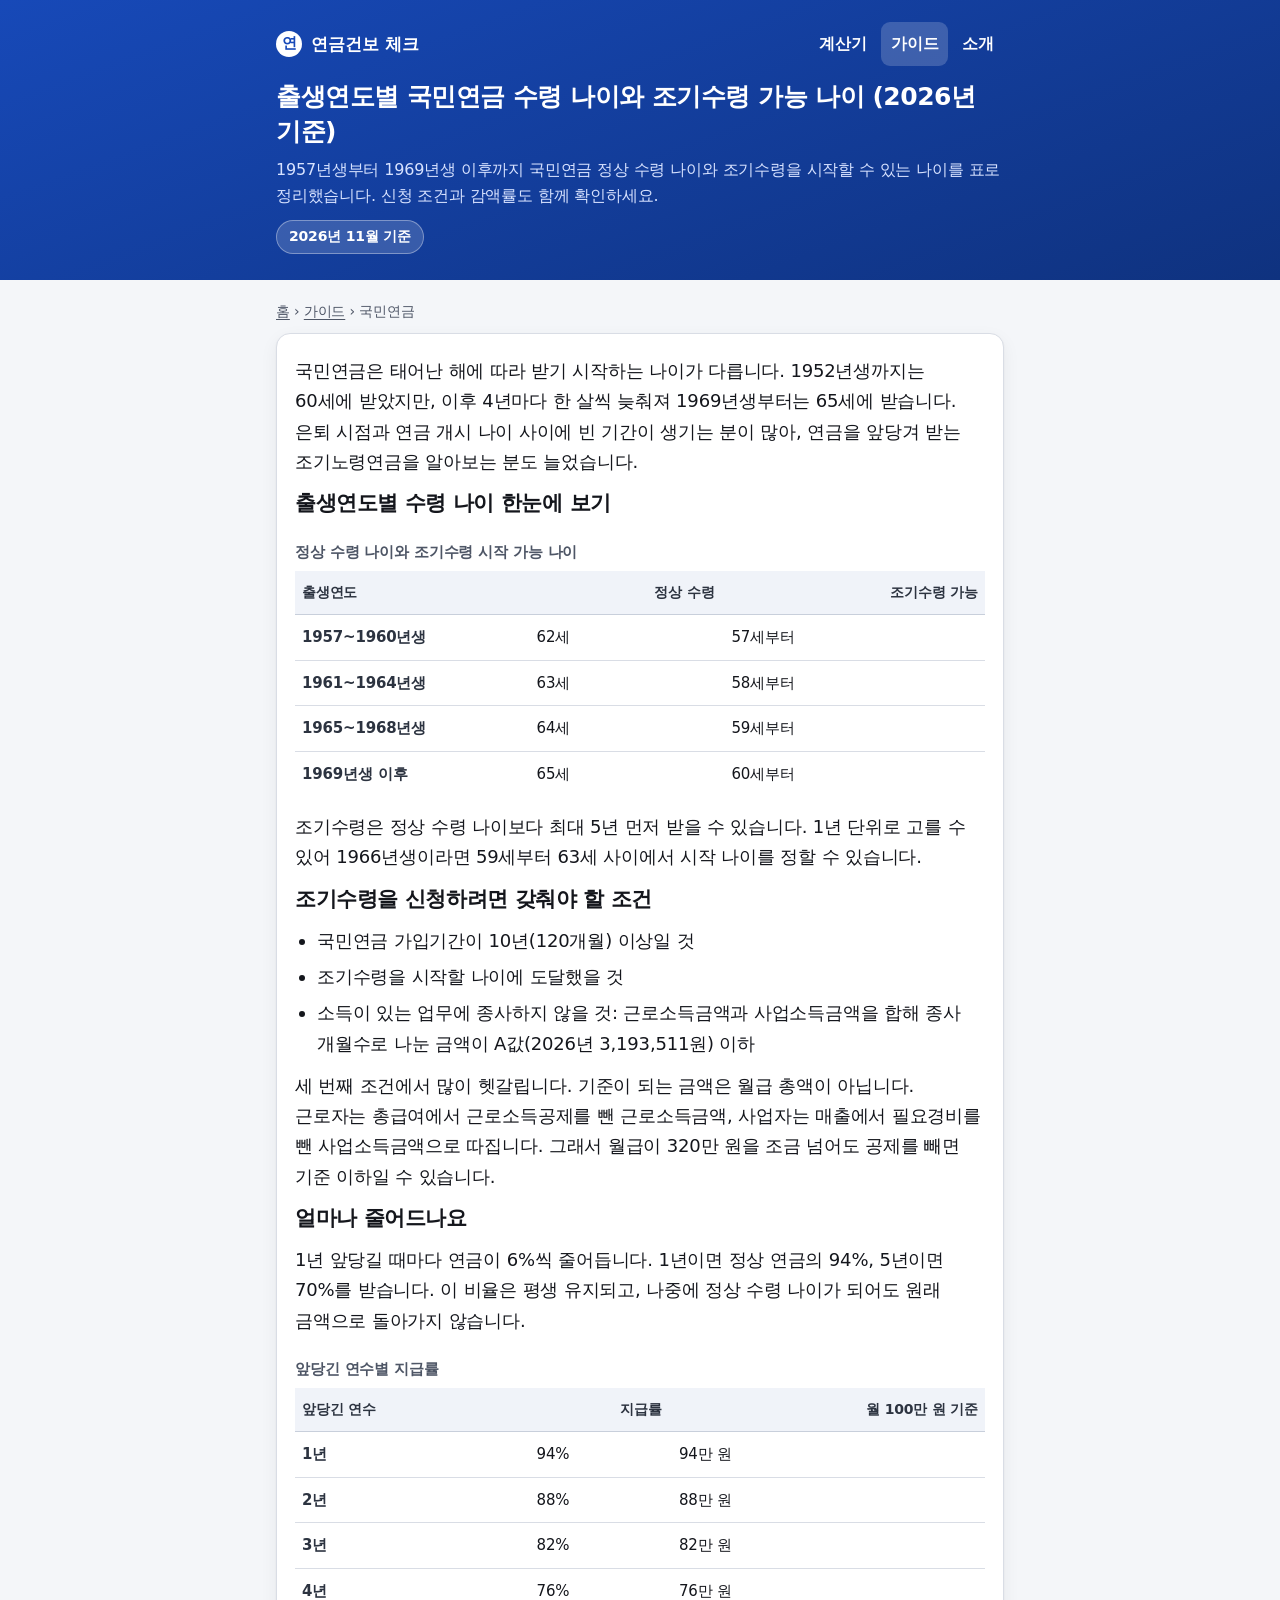
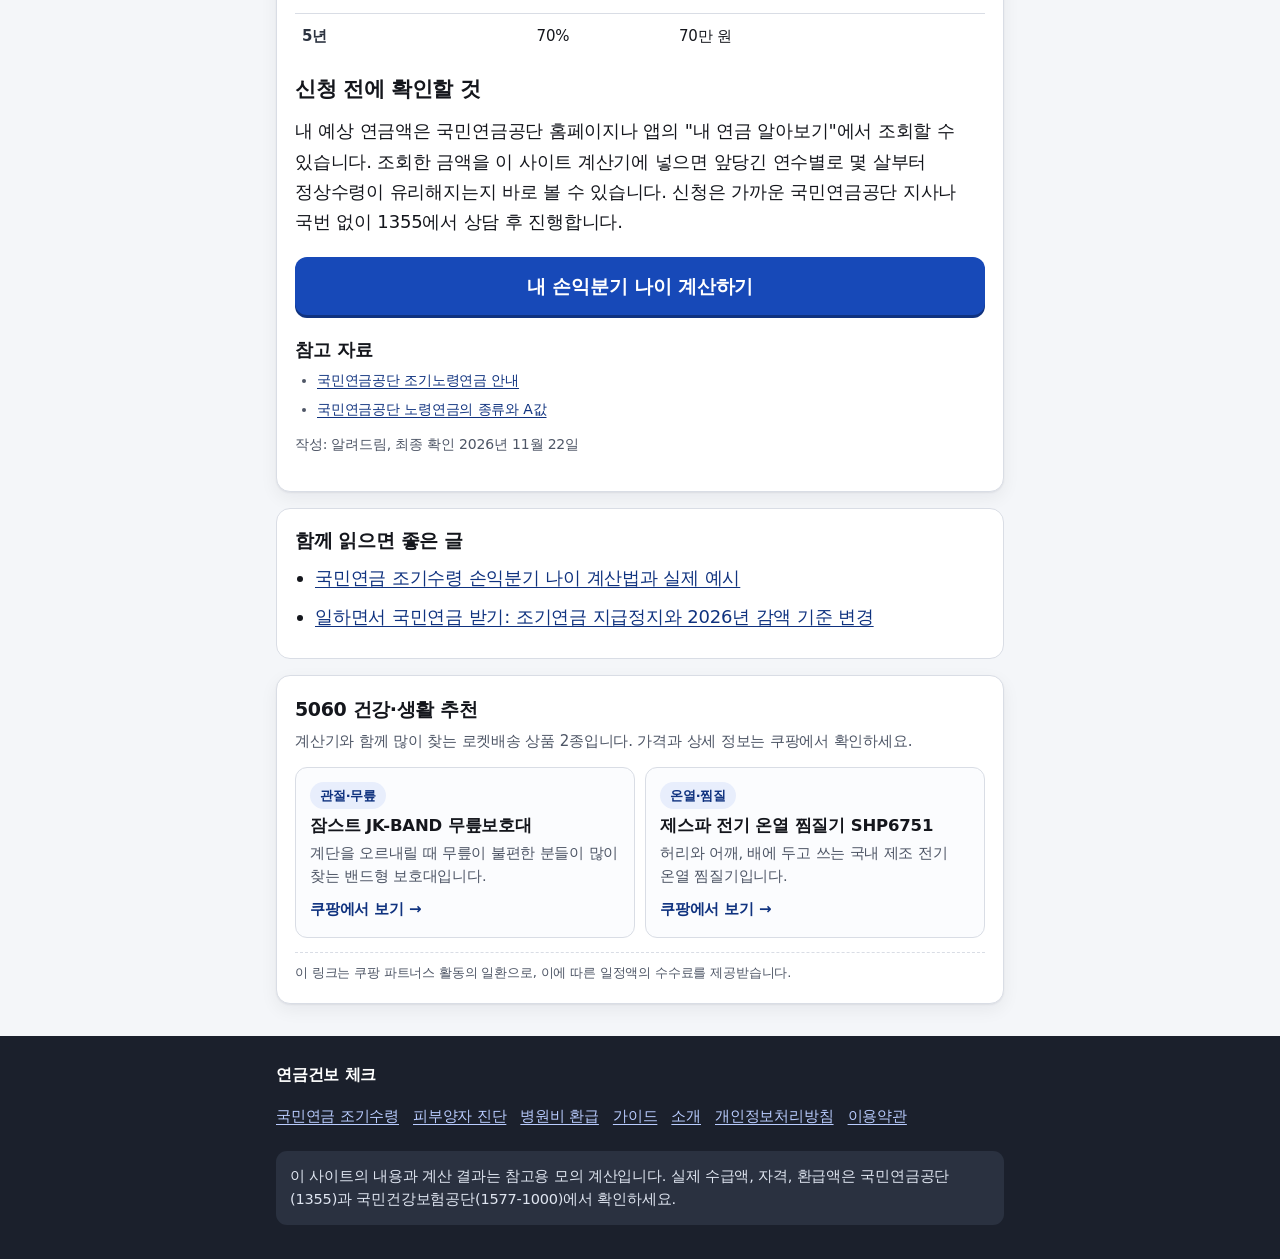
<file: guide/pension-age-by-birth-year.html>
<!DOCTYPE html>
<html lang="ko">
<head>
<meta charset="utf-8">
<meta name="viewport" content="width=device-width, initial-scale=1">
<title>출생연도별 국민연금 수령 나이와 조기수령 가능 나이 (2026년 기준) | 연금건보 체크</title>
<meta name="description" content="1957년생부터 1969년생 이후까지 국민연금 정상 수령 나이와 조기수령을 시작할 수 있는 나이를 표로 정리했습니다. 신청 조건과 감액률도 함께 확인하세요.">
<meta name="author" content="알려드림">
<meta name="theme-color" content="#1749b8">
<link rel="canonical" href="https://pension-care-web.vercel.app/guide/pension-age-by-birth-year">
<meta property="og:type" content="article">
<meta property="og:locale" content="ko_KR">
<meta property="og:site_name" content="연금건보 체크">
<meta property="og:title" content="출생연도별 국민연금 수령 나이와 조기수령 가능 나이 (2026년 기준)">
<meta property="og:description" content="1957년생부터 1969년생 이후까지 국민연금 정상 수령 나이와 조기수령을 시작할 수 있는 나이를 표로 정리했습니다. 신청 조건과 감액률도 함께 확인하세요.">
<meta property="og:url" content="https://pension-care-web.vercel.app/guide/pension-age-by-birth-year">
<meta property="og:image" content="https://pension-care-web.vercel.app/og-image.png">
<meta name="twitter:card" content="summary_large_image">
<link rel="stylesheet" href="/assets/site.css">
<script type="application/ld+json">{"@context": "https://schema.org", "@type": "Article", "headline": "출생연도별 국민연금 수령 나이와 조기수령 가능 나이 (2026년 기준)", "description": "1957년생부터 1969년생 이후까지 국민연금 정상 수령 나이와 조기수령을 시작할 수 있는 나이를 표로 정리했습니다. 신청 조건과 감액률도 함께 확인하세요.", "inLanguage": "ko-KR", "datePublished": "2026-11-22", "dateModified": "2026-11-22", "author": {"@type": "Organization", "name": "알려드림", "url": "https://pension-care-web.vercel.app/about"}, "publisher": {"@type": "Organization", "name": "연금건보 체크"}, "mainEntityOfPage": "https://pension-care-web.vercel.app/guide/pension-age-by-birth-year", "image": "https://pension-care-web.vercel.app/og-image.png"}</script><script type="application/ld+json">{"@context": "https://schema.org", "@type": "BreadcrumbList", "itemListElement": [{"@type": "ListItem", "position": 1, "name": "홈", "item": "https://pension-care-web.vercel.app/"}, {"@type": "ListItem", "position": 2, "name": "가이드", "item": "https://pension-care-web.vercel.app/guide"}, {"@type": "ListItem", "position": 3, "name": "출생연도별 국민연금 수령 나이와 조기수령 가능 나이 (2026년 기준)", "item": "https://pension-care-web.vercel.app/guide/pension-age-by-birth-year"}]}</script>
</head>
<body>
<a class="skip" href="#main">본문으로 바로 가기</a>
<header class="site-head"><div class="wrap">
<div class="headrow"><a class="brand" href="/"><span class="dot" aria-hidden="true">연</span> 연금건보 체크</a><nav class="gnav" aria-label="사이트 메뉴"><a href="/">계산기</a><a href="/guide" aria-current="page">가이드</a><a href="/about">소개</a></nav></div>
<h1>출생연도별 국민연금 수령 나이와 조기수령 가능 나이 (2026년 기준)</h1>
<p>1957년생부터 1969년생 이후까지 국민연금 정상 수령 나이와 조기수령을 시작할 수 있는 나이를 표로 정리했습니다. 신청 조건과 감액률도 함께 확인하세요.</p>
<span class="stamp">2026년 11월 기준</span>
</div></header>
<main id="main"><div class="wrap">
<p class="crumb"><a href="/">홈</a> › <a href="/guide">가이드</a> › 국민연금</p><article class="content"><p>국민연금은 태어난 해에 따라 받기 시작하는 나이가 다릅니다. 1952년생까지는 60세에 받았지만, 이후 4년마다 한 살씩 늦춰져 1969년생부터는 65세에 받습니다. 은퇴 시점과 연금 개시 나이 사이에 빈 기간이 생기는 분이 많아, 연금을 앞당겨 받는 조기노령연금을 알아보는 분도 늘었습니다.</p>
<h2>출생연도별 수령 나이 한눈에 보기</h2>
<div class="tablewrap"><table class="t-text"><caption>정상 수령 나이와 조기수령 시작 가능 나이</caption><thead><tr><th scope="col">출생연도</th><th scope="col">정상 수령</th><th scope="col">조기수령 가능</th></tr></thead><tbody><tr><td>1957~1960년생</td><td>62세</td><td>57세부터</td></tr><tr><td>1961~1964년생</td><td>63세</td><td>58세부터</td></tr><tr><td>1965~1968년생</td><td>64세</td><td>59세부터</td></tr><tr><td>1969년생 이후</td><td>65세</td><td>60세부터</td></tr></tbody></table></div>
<p>조기수령은 정상 수령 나이보다 최대 5년 먼저 받을 수 있습니다. 1년 단위로 고를 수 있어 1966년생이라면 59세부터 63세 사이에서 시작 나이를 정할 수 있습니다.</p>
<h2>조기수령을 신청하려면 갖춰야 할 조건</h2>
<ul><li>국민연금 가입기간이 10년(120개월) 이상일 것</li><li>조기수령을 시작할 나이에 도달했을 것</li><li>소득이 있는 업무에 종사하지 않을 것: 근로소득금액과 사업소득금액을 합해 종사 개월수로 나눈 금액이 A값(2026년 3,193,511원) 이하</li></ul>
<p>세 번째 조건에서 많이 헷갈립니다. 기준이 되는 금액은 월급 총액이 아닙니다. 근로자는 총급여에서 근로소득공제를 뺀 근로소득금액, 사업자는 매출에서 필요경비를 뺀 사업소득금액으로 따집니다. 그래서 월급이 320만 원을 조금 넘어도 공제를 빼면 기준 이하일 수 있습니다.</p>
<h2>얼마나 줄어드나요</h2>
<p>1년 앞당길 때마다 연금이 6%씩 줄어듭니다. 1년이면 정상 연금의 94%, 5년이면 70%를 받습니다. 이 비율은 평생 유지되고, 나중에 정상 수령 나이가 되어도 원래 금액으로 돌아가지 않습니다.</p>
<div class="tablewrap"><table class="t-text"><caption>앞당긴 연수별 지급률</caption><thead><tr><th scope="col">앞당긴 연수</th><th scope="col">지급률</th><th scope="col">월 100만 원 기준</th></tr></thead><tbody><tr><td>1년</td><td>94%</td><td>94만 원</td></tr><tr><td>2년</td><td>88%</td><td>88만 원</td></tr><tr><td>3년</td><td>82%</td><td>82만 원</td></tr><tr><td>4년</td><td>76%</td><td>76만 원</td></tr><tr><td>5년</td><td>70%</td><td>70만 원</td></tr></tbody></table></div>
<h2>신청 전에 확인할 것</h2>
<p>내 예상 연금액은 국민연금공단 홈페이지나 앱의 &quot;내 연금 알아보기&quot;에서 조회할 수 있습니다. 조회한 금액을 이 사이트 계산기에 넣으면 앞당긴 연수별로 몇 살부터 정상수령이 유리해지는지 바로 볼 수 있습니다. 신청은 가까운 국민연금공단 지사나 국번 없이 1355에서 상담 후 진행합니다.</p>
<p style="margin-top:20px"><a class="btn" href="/#tab-pension">내 손익분기 나이 계산하기</a></p><h3>참고 자료</h3><ul class="src"><li><a href="https://nps.or.kr/pnsinfo/ntpsklg/getOHAF0100M0.do" rel="noopener" target="_blank">국민연금공단 조기노령연금 안내</a></li><li><a href="https://www.nps.or.kr/pnsinfo/ntpsklg/getOHAF0056M0.do" rel="noopener" target="_blank">국민연금공단 노령연금의 종류와 A값</a></li></ul><p class="src">작성: 알려드림, 최종 확인 2026년 11월 22일</p></article><aside class="related"><h2>함께 읽으면 좋은 글</h2><ul><li><a href="/guide/early-pension-break-even">국민연금 조기수령 손익분기 나이 계산법과 실제 예시</a></li><li><a href="/guide/working-pension-suspension">일하면서 국민연금 받기: 조기연금 지급정지와 2026년 감액 기준 변경</a></li></ul></aside>
    <section class="promo" id="promo-5060" aria-labelledby="promo-5060-title">
      <h2 id="promo-5060-title">5060 건강·생활 추천</h2>
      <p class="promo-lead">계산기와 함께 많이 찾는 로켓배송 상품 2종입니다. 가격과 상세 정보는 쿠팡에서 확인하세요.</p>
      <div class="promo-grid">
        <a class="promo-card" href="https://link.coupang.com/a/iSPTrgtvEa" target="_blank" rel="sponsored nofollow noopener">
          <span class="promo-tag">관절·무릎</span>
          <span class="promo-name">잠스트 JK-BAND 무릎보호대</span>
          <span class="promo-desc">계단을 오르내릴 때 무릎이 불편한 분들이 많이 찾는 밴드형 보호대입니다.</span>
          <span class="promo-cta">쿠팡에서 보기 →</span>
        </a>
        <a class="promo-card" href="https://link.coupang.com/a/iSPO8i1g6e" target="_blank" rel="sponsored nofollow noopener">
          <span class="promo-tag">온열·찜질</span>
          <span class="promo-name">제스파 전기 온열 찜질기 SHP6751</span>
          <span class="promo-desc">허리와 어깨, 배에 두고 쓰는 국내 제조 전기 온열 찜질기입니다.</span>
          <span class="promo-cta">쿠팡에서 보기 →</span>
        </a>
      </div>
      <p class="promo-notice">이 링크는 쿠팡 파트너스 활동의 일환으로, 이에 따른 일정액의 수수료를 제공받습니다.</p>
    </section>
</div></main>
<footer class="foot"><div class="wrap">
<strong>연금건보 체크</strong>
<nav aria-label="하단 메뉴"><a href="/#tab-pension">국민연금 조기수령</a><a href="/#tab-insurance">피부양자 진단</a><a href="/#tab-medical">병원비 환급</a><a href="/guide">가이드</a><a href="/about">소개</a><a href="/privacy">개인정보처리방침</a><a href="/terms">이용약관</a></nav>
<div class="disclaimer">이 사이트의 내용과 계산 결과는 참고용 모의 계산입니다. 실제 수급액, 자격, 환급액은 국민연금공단(1355)과 국민건강보험공단(1577-1000)에서 확인하세요.</div>
</div></footer>
</body>
</html>
</file>
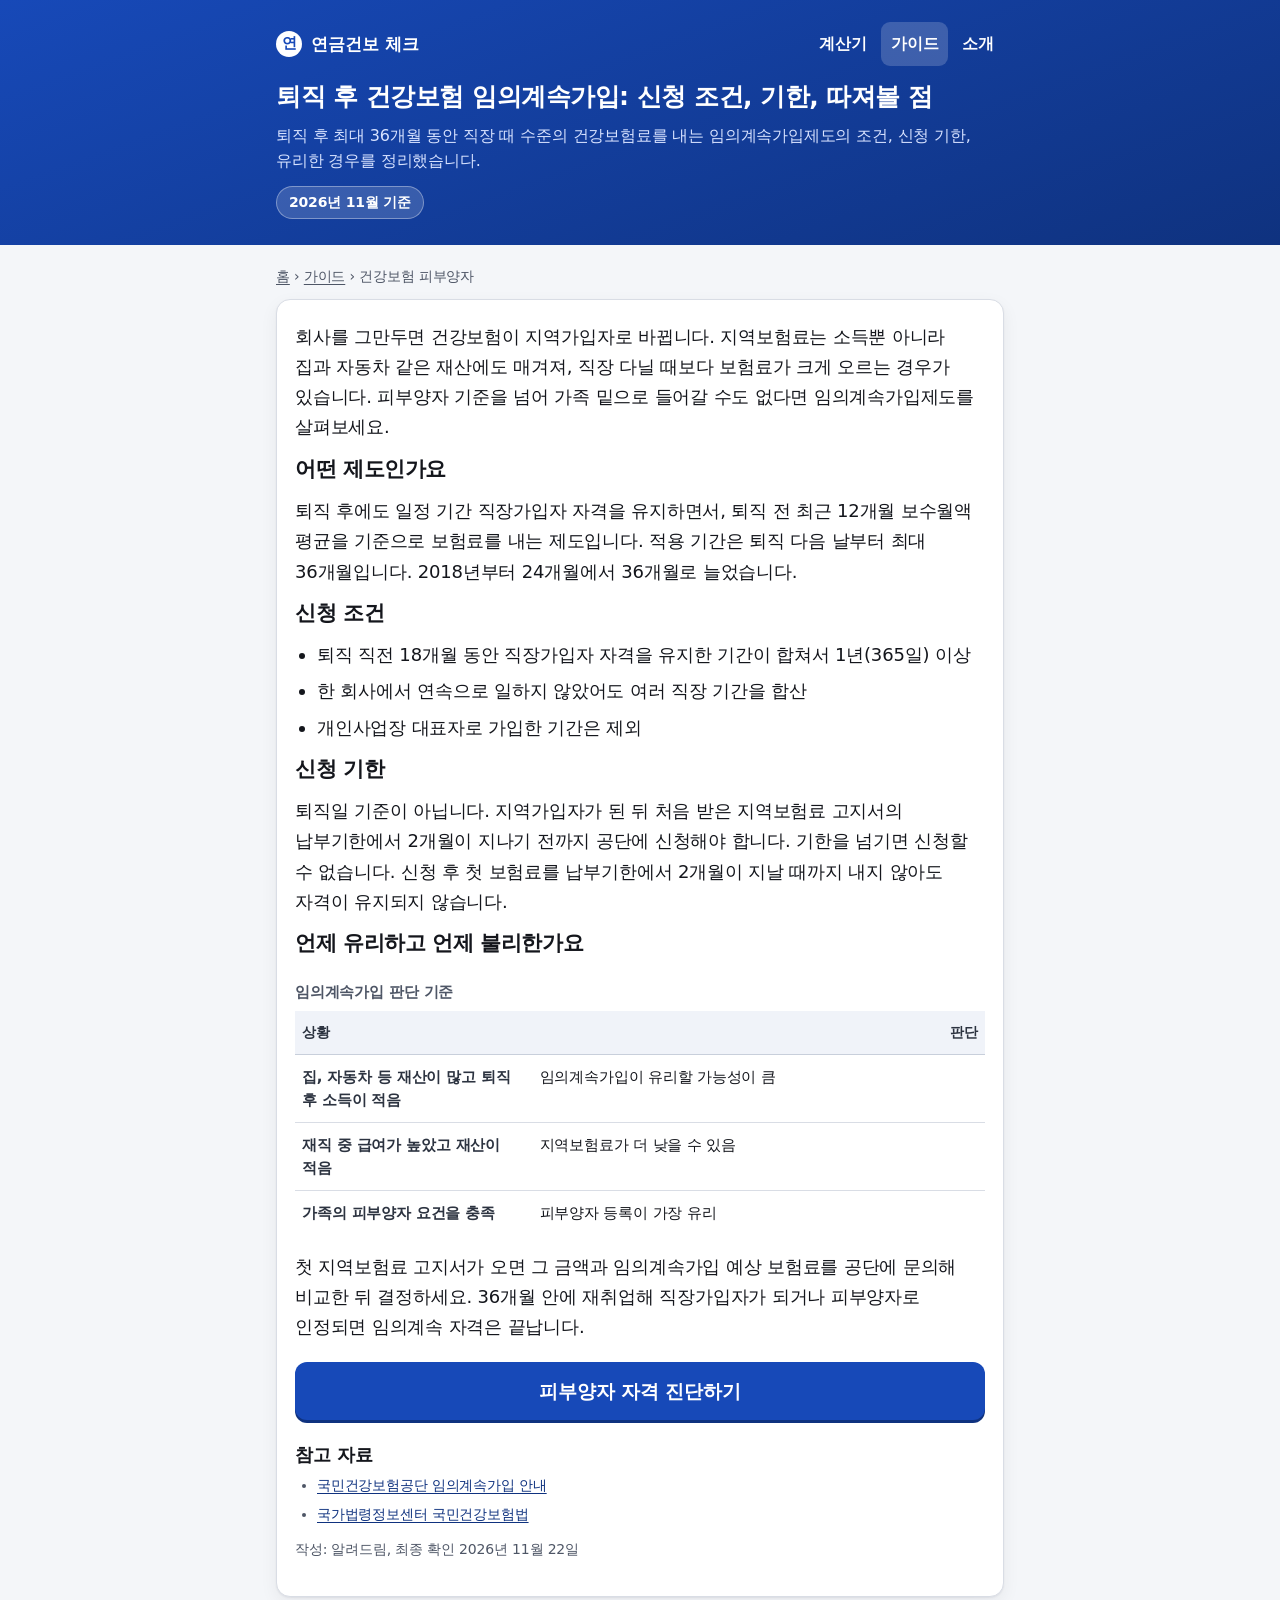
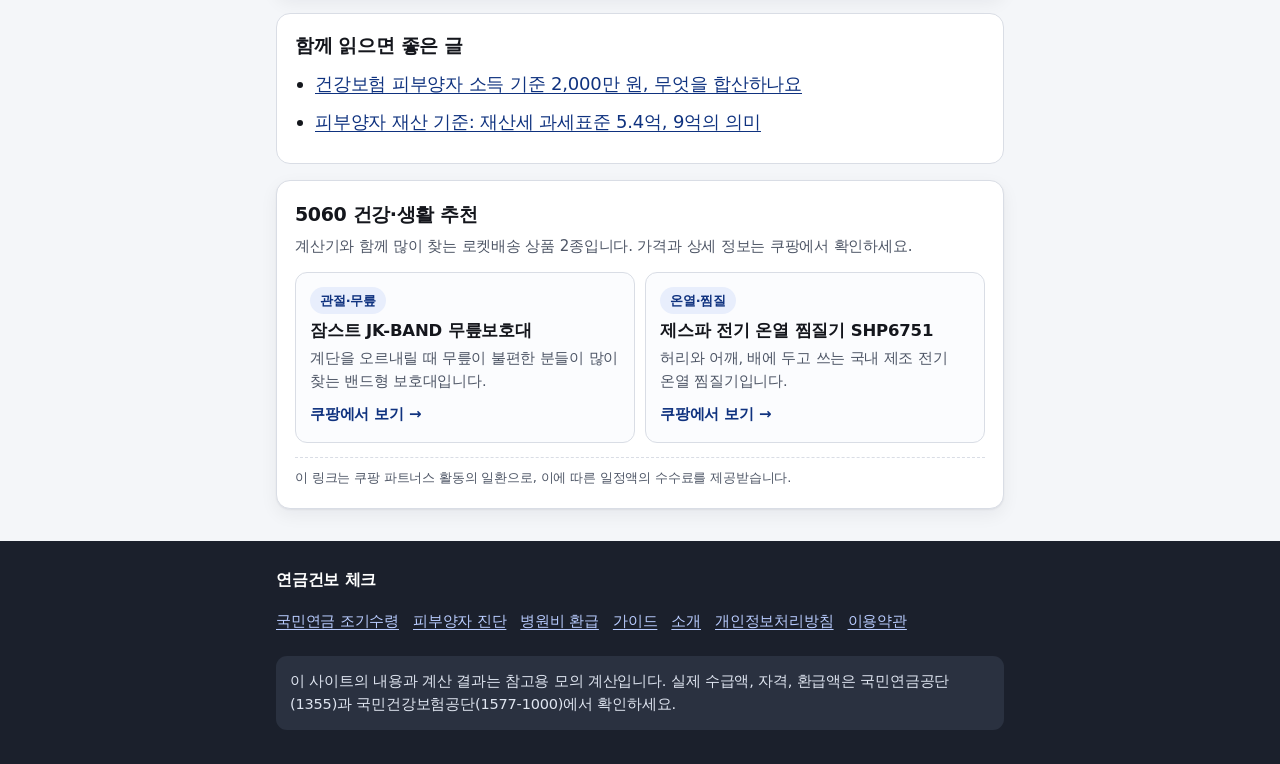
<file: guide/voluntary-continuation.html>
<!DOCTYPE html>
<html lang="ko">
<head>
<meta charset="utf-8">
<meta name="viewport" content="width=device-width, initial-scale=1">
<title>퇴직 후 건강보험 임의계속가입: 신청 조건, 기한, 따져볼 점 | 연금건보 체크</title>
<meta name="description" content="퇴직 후 최대 36개월 동안 직장 때 수준의 건강보험료를 내는 임의계속가입제도의 조건, 신청 기한, 유리한 경우를 정리했습니다.">
<meta name="author" content="알려드림">
<meta name="theme-color" content="#1749b8">
<link rel="canonical" href="https://pension-care-web.vercel.app/guide/voluntary-continuation">
<meta property="og:type" content="article">
<meta property="og:locale" content="ko_KR">
<meta property="og:site_name" content="연금건보 체크">
<meta property="og:title" content="퇴직 후 건강보험 임의계속가입: 신청 조건, 기한, 따져볼 점">
<meta property="og:description" content="퇴직 후 최대 36개월 동안 직장 때 수준의 건강보험료를 내는 임의계속가입제도의 조건, 신청 기한, 유리한 경우를 정리했습니다.">
<meta property="og:url" content="https://pension-care-web.vercel.app/guide/voluntary-continuation">
<meta property="og:image" content="https://pension-care-web.vercel.app/og-image.png">
<meta name="twitter:card" content="summary_large_image">
<link rel="stylesheet" href="/assets/site.css">
<script type="application/ld+json">{"@context": "https://schema.org", "@type": "Article", "headline": "퇴직 후 건강보험 임의계속가입: 신청 조건, 기한, 따져볼 점", "description": "퇴직 후 최대 36개월 동안 직장 때 수준의 건강보험료를 내는 임의계속가입제도의 조건, 신청 기한, 유리한 경우를 정리했습니다.", "inLanguage": "ko-KR", "datePublished": "2026-11-22", "dateModified": "2026-11-22", "author": {"@type": "Organization", "name": "알려드림", "url": "https://pension-care-web.vercel.app/about"}, "publisher": {"@type": "Organization", "name": "연금건보 체크"}, "mainEntityOfPage": "https://pension-care-web.vercel.app/guide/voluntary-continuation", "image": "https://pension-care-web.vercel.app/og-image.png"}</script><script type="application/ld+json">{"@context": "https://schema.org", "@type": "BreadcrumbList", "itemListElement": [{"@type": "ListItem", "position": 1, "name": "홈", "item": "https://pension-care-web.vercel.app/"}, {"@type": "ListItem", "position": 2, "name": "가이드", "item": "https://pension-care-web.vercel.app/guide"}, {"@type": "ListItem", "position": 3, "name": "퇴직 후 건강보험 임의계속가입: 신청 조건, 기한, 따져볼 점", "item": "https://pension-care-web.vercel.app/guide/voluntary-continuation"}]}</script>
</head>
<body>
<a class="skip" href="#main">본문으로 바로 가기</a>
<header class="site-head"><div class="wrap">
<div class="headrow"><a class="brand" href="/"><span class="dot" aria-hidden="true">연</span> 연금건보 체크</a><nav class="gnav" aria-label="사이트 메뉴"><a href="/">계산기</a><a href="/guide" aria-current="page">가이드</a><a href="/about">소개</a></nav></div>
<h1>퇴직 후 건강보험 임의계속가입: 신청 조건, 기한, 따져볼 점</h1>
<p>퇴직 후 최대 36개월 동안 직장 때 수준의 건강보험료를 내는 임의계속가입제도의 조건, 신청 기한, 유리한 경우를 정리했습니다.</p>
<span class="stamp">2026년 11월 기준</span>
</div></header>
<main id="main"><div class="wrap">
<p class="crumb"><a href="/">홈</a> › <a href="/guide">가이드</a> › 건강보험 피부양자</p><article class="content"><p>회사를 그만두면 건강보험이 지역가입자로 바뀝니다. 지역보험료는 소득뿐 아니라 집과 자동차 같은 재산에도 매겨져, 직장 다닐 때보다 보험료가 크게 오르는 경우가 있습니다. 피부양자 기준을 넘어 가족 밑으로 들어갈 수도 없다면 임의계속가입제도를 살펴보세요.</p>
<h2>어떤 제도인가요</h2>
<p>퇴직 후에도 일정 기간 직장가입자 자격을 유지하면서, 퇴직 전 최근 12개월 보수월액 평균을 기준으로 보험료를 내는 제도입니다. 적용 기간은 퇴직 다음 날부터 최대 36개월입니다. 2018년부터 24개월에서 36개월로 늘었습니다.</p>
<h2>신청 조건</h2>
<ul><li>퇴직 직전 18개월 동안 직장가입자 자격을 유지한 기간이 합쳐서 1년(365일) 이상</li><li>한 회사에서 연속으로 일하지 않았어도 여러 직장 기간을 합산</li><li>개인사업장 대표자로 가입한 기간은 제외</li></ul>
<h2>신청 기한</h2>
<p>퇴직일 기준이 아닙니다. 지역가입자가 된 뒤 처음 받은 지역보험료 고지서의 납부기한에서 2개월이 지나기 전까지 공단에 신청해야 합니다. 기한을 넘기면 신청할 수 없습니다. 신청 후 첫 보험료를 납부기한에서 2개월이 지날 때까지 내지 않아도 자격이 유지되지 않습니다.</p>
<h2>언제 유리하고 언제 불리한가요</h2>
<div class="tablewrap"><table class="t-text"><caption>임의계속가입 판단 기준</caption><thead><tr><th scope="col">상황</th><th scope="col">판단</th></tr></thead><tbody><tr><td>집, 자동차 등 재산이 많고 퇴직 후 소득이 적음</td><td>임의계속가입이 유리할 가능성이 큼</td></tr><tr><td>재직 중 급여가 높았고 재산이 적음</td><td>지역보험료가 더 낮을 수 있음</td></tr><tr><td>가족의 피부양자 요건을 충족</td><td>피부양자 등록이 가장 유리</td></tr></tbody></table></div>
<p>첫 지역보험료 고지서가 오면 그 금액과 임의계속가입 예상 보험료를 공단에 문의해 비교한 뒤 결정하세요. 36개월 안에 재취업해 직장가입자가 되거나 피부양자로 인정되면 임의계속 자격은 끝납니다.</p>
<p style="margin-top:20px"><a class="btn" href="/#tab-insurance">피부양자 자격 진단하기</a></p><h3>참고 자료</h3><ul class="src"><li><a href="https://www.nhis.or.kr/static/alim/paper/oldpaper/202302/sub/23.html" rel="noopener" target="_blank">국민건강보험공단 임의계속가입 안내</a></li><li><a href="https://www.law.go.kr/법령/국민건강보험법" rel="noopener" target="_blank">국가법령정보센터 국민건강보험법</a></li></ul><p class="src">작성: 알려드림, 최종 확인 2026년 11월 22일</p></article><aside class="related"><h2>함께 읽으면 좋은 글</h2><ul><li><a href="/guide/dependent-income-criteria">건강보험 피부양자 소득 기준 2,000만 원, 무엇을 합산하나요</a></li><li><a href="/guide/dependent-property-criteria">피부양자 재산 기준: 재산세 과세표준 5.4억, 9억의 의미</a></li></ul></aside>
    <section class="promo" id="promo-5060" aria-labelledby="promo-5060-title">
      <h2 id="promo-5060-title">5060 건강·생활 추천</h2>
      <p class="promo-lead">계산기와 함께 많이 찾는 로켓배송 상품 2종입니다. 가격과 상세 정보는 쿠팡에서 확인하세요.</p>
      <div class="promo-grid">
        <a class="promo-card" href="https://link.coupang.com/a/iSPTrgtvEa" target="_blank" rel="sponsored nofollow noopener">
          <span class="promo-tag">관절·무릎</span>
          <span class="promo-name">잠스트 JK-BAND 무릎보호대</span>
          <span class="promo-desc">계단을 오르내릴 때 무릎이 불편한 분들이 많이 찾는 밴드형 보호대입니다.</span>
          <span class="promo-cta">쿠팡에서 보기 →</span>
        </a>
        <a class="promo-card" href="https://link.coupang.com/a/iSPO8i1g6e" target="_blank" rel="sponsored nofollow noopener">
          <span class="promo-tag">온열·찜질</span>
          <span class="promo-name">제스파 전기 온열 찜질기 SHP6751</span>
          <span class="promo-desc">허리와 어깨, 배에 두고 쓰는 국내 제조 전기 온열 찜질기입니다.</span>
          <span class="promo-cta">쿠팡에서 보기 →</span>
        </a>
      </div>
      <p class="promo-notice">이 링크는 쿠팡 파트너스 활동의 일환으로, 이에 따른 일정액의 수수료를 제공받습니다.</p>
    </section>
</div></main>
<footer class="foot"><div class="wrap">
<strong>연금건보 체크</strong>
<nav aria-label="하단 메뉴"><a href="/#tab-pension">국민연금 조기수령</a><a href="/#tab-insurance">피부양자 진단</a><a href="/#tab-medical">병원비 환급</a><a href="/guide">가이드</a><a href="/about">소개</a><a href="/privacy">개인정보처리방침</a><a href="/terms">이용약관</a></nav>
<div class="disclaimer">이 사이트의 내용과 계산 결과는 참고용 모의 계산입니다. 실제 수급액, 자격, 환급액은 국민연금공단(1355)과 국민건강보험공단(1577-1000)에서 확인하세요.</div>
</div></footer>
</body>
</html>
</file>
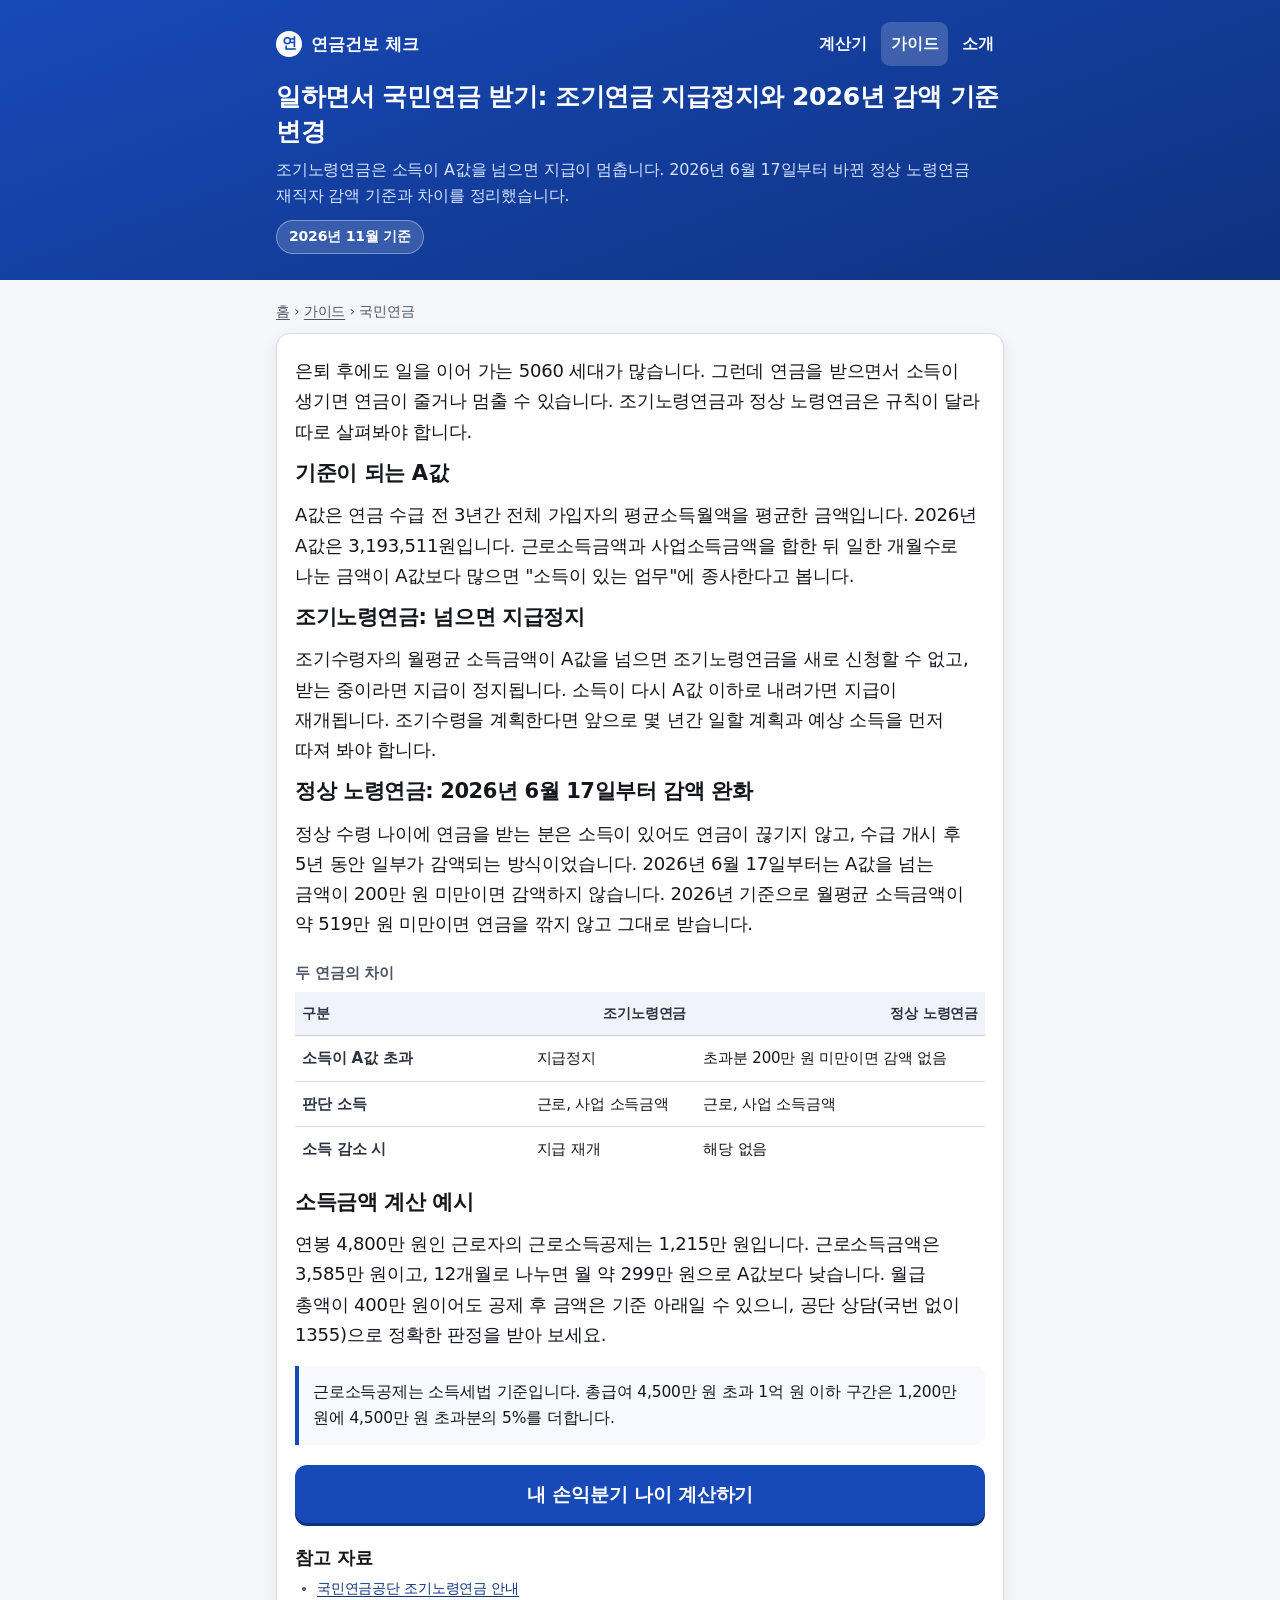
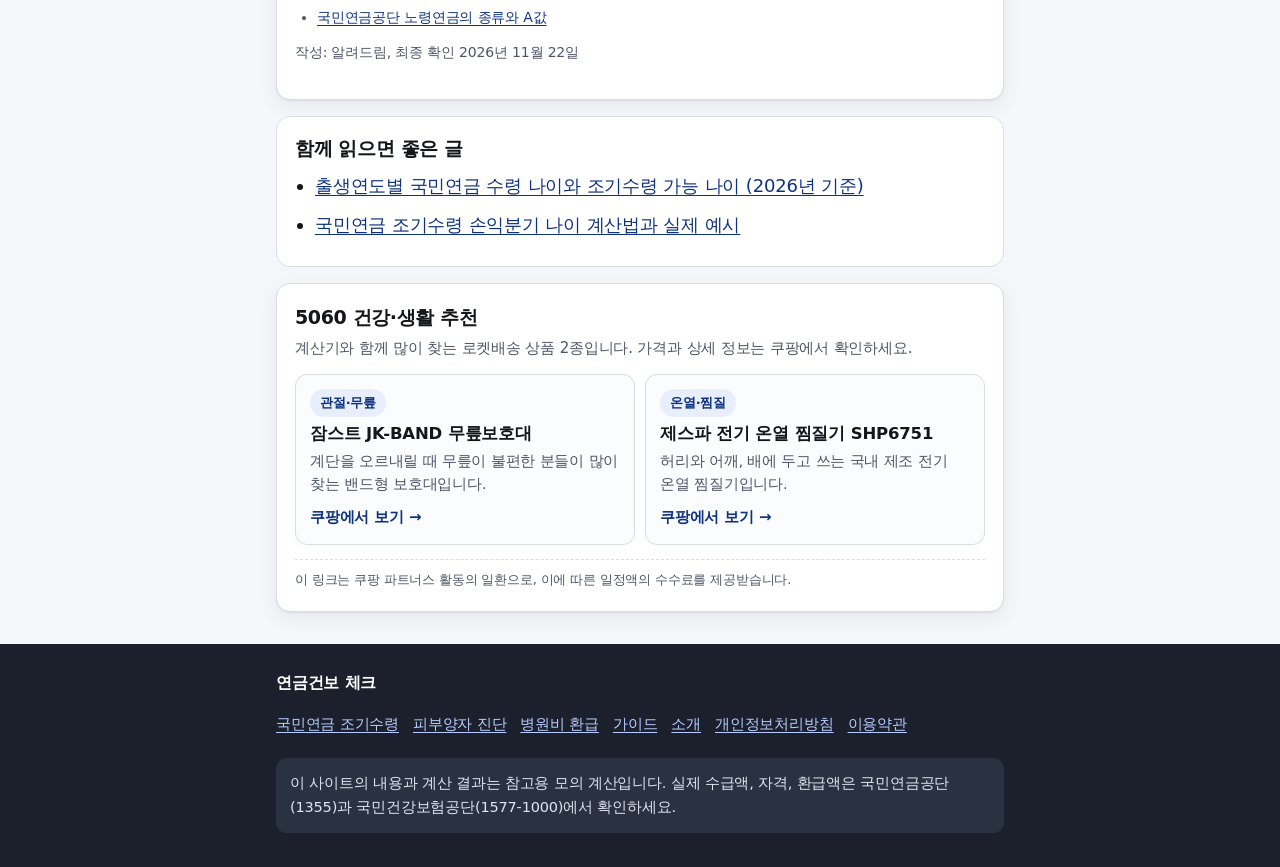
<file: guide/working-pension-suspension.html>
<!DOCTYPE html>
<html lang="ko">
<head>
<meta charset="utf-8">
<meta name="viewport" content="width=device-width, initial-scale=1">
<title>일하면서 국민연금 받기: 조기연금 지급정지와 2026년 감액 기준 변경 | 연금건보 체크</title>
<meta name="description" content="조기노령연금은 소득이 A값을 넘으면 지급이 멈춥니다. 2026년 6월 17일부터 바뀐 정상 노령연금 재직자 감액 기준과 차이를 정리했습니다.">
<meta name="author" content="알려드림">
<meta name="theme-color" content="#1749b8">
<link rel="canonical" href="https://pension-care-web.vercel.app/guide/working-pension-suspension">
<meta property="og:type" content="article">
<meta property="og:locale" content="ko_KR">
<meta property="og:site_name" content="연금건보 체크">
<meta property="og:title" content="일하면서 국민연금 받기: 조기연금 지급정지와 2026년 감액 기준 변경">
<meta property="og:description" content="조기노령연금은 소득이 A값을 넘으면 지급이 멈춥니다. 2026년 6월 17일부터 바뀐 정상 노령연금 재직자 감액 기준과 차이를 정리했습니다.">
<meta property="og:url" content="https://pension-care-web.vercel.app/guide/working-pension-suspension">
<meta property="og:image" content="https://pension-care-web.vercel.app/og-image.png">
<meta name="twitter:card" content="summary_large_image">
<link rel="stylesheet" href="/assets/site.css">
<script type="application/ld+json">{"@context": "https://schema.org", "@type": "Article", "headline": "일하면서 국민연금 받기: 조기연금 지급정지와 2026년 감액 기준 변경", "description": "조기노령연금은 소득이 A값을 넘으면 지급이 멈춥니다. 2026년 6월 17일부터 바뀐 정상 노령연금 재직자 감액 기준과 차이를 정리했습니다.", "inLanguage": "ko-KR", "datePublished": "2026-11-22", "dateModified": "2026-11-22", "author": {"@type": "Organization", "name": "알려드림", "url": "https://pension-care-web.vercel.app/about"}, "publisher": {"@type": "Organization", "name": "연금건보 체크"}, "mainEntityOfPage": "https://pension-care-web.vercel.app/guide/working-pension-suspension", "image": "https://pension-care-web.vercel.app/og-image.png"}</script><script type="application/ld+json">{"@context": "https://schema.org", "@type": "BreadcrumbList", "itemListElement": [{"@type": "ListItem", "position": 1, "name": "홈", "item": "https://pension-care-web.vercel.app/"}, {"@type": "ListItem", "position": 2, "name": "가이드", "item": "https://pension-care-web.vercel.app/guide"}, {"@type": "ListItem", "position": 3, "name": "일하면서 국민연금 받기: 조기연금 지급정지와 2026년 감액 기준 변경", "item": "https://pension-care-web.vercel.app/guide/working-pension-suspension"}]}</script>
</head>
<body>
<a class="skip" href="#main">본문으로 바로 가기</a>
<header class="site-head"><div class="wrap">
<div class="headrow"><a class="brand" href="/"><span class="dot" aria-hidden="true">연</span> 연금건보 체크</a><nav class="gnav" aria-label="사이트 메뉴"><a href="/">계산기</a><a href="/guide" aria-current="page">가이드</a><a href="/about">소개</a></nav></div>
<h1>일하면서 국민연금 받기: 조기연금 지급정지와 2026년 감액 기준 변경</h1>
<p>조기노령연금은 소득이 A값을 넘으면 지급이 멈춥니다. 2026년 6월 17일부터 바뀐 정상 노령연금 재직자 감액 기준과 차이를 정리했습니다.</p>
<span class="stamp">2026년 11월 기준</span>
</div></header>
<main id="main"><div class="wrap">
<p class="crumb"><a href="/">홈</a> › <a href="/guide">가이드</a> › 국민연금</p><article class="content"><p>은퇴 후에도 일을 이어 가는 5060 세대가 많습니다. 그런데 연금을 받으면서 소득이 생기면 연금이 줄거나 멈출 수 있습니다. 조기노령연금과 정상 노령연금은 규칙이 달라 따로 살펴봐야 합니다.</p>
<h2>기준이 되는 A값</h2>
<p>A값은 연금 수급 전 3년간 전체 가입자의 평균소득월액을 평균한 금액입니다. 2026년 A값은 3,193,511원입니다. 근로소득금액과 사업소득금액을 합한 뒤 일한 개월수로 나눈 금액이 A값보다 많으면 &quot;소득이 있는 업무&quot;에 종사한다고 봅니다.</p>
<h2>조기노령연금: 넘으면 지급정지</h2>
<p>조기수령자의 월평균 소득금액이 A값을 넘으면 조기노령연금을 새로 신청할 수 없고, 받는 중이라면 지급이 정지됩니다. 소득이 다시 A값 이하로 내려가면 지급이 재개됩니다. 조기수령을 계획한다면 앞으로 몇 년간 일할 계획과 예상 소득을 먼저 따져 봐야 합니다.</p>
<h2>정상 노령연금: 2026년 6월 17일부터 감액 완화</h2>
<p>정상 수령 나이에 연금을 받는 분은 소득이 있어도 연금이 끊기지 않고, 수급 개시 후 5년 동안 일부가 감액되는 방식이었습니다. 2026년 6월 17일부터는 A값을 넘는 금액이 200만 원 미만이면 감액하지 않습니다. 2026년 기준으로 월평균 소득금액이 약 519만 원 미만이면 연금을 깎지 않고 그대로 받습니다.</p>
<div class="tablewrap"><table class="t-text"><caption>두 연금의 차이</caption><thead><tr><th scope="col">구분</th><th scope="col">조기노령연금</th><th scope="col">정상 노령연금</th></tr></thead><tbody><tr><td>소득이 A값 초과</td><td>지급정지</td><td>초과분 200만 원 미만이면 감액 없음</td></tr><tr><td>판단 소득</td><td>근로, 사업 소득금액</td><td>근로, 사업 소득금액</td></tr><tr><td>소득 감소 시</td><td>지급 재개</td><td>해당 없음</td></tr></tbody></table></div>
<h2>소득금액 계산 예시</h2>
<p>연봉 4,800만 원인 근로자의 근로소득공제는 1,215만 원입니다. 근로소득금액은 3,585만 원이고, 12개월로 나누면 월 약 299만 원으로 A값보다 낮습니다. 월급 총액이 400만 원이어도 공제 후 금액은 기준 아래일 수 있으니, 공단 상담(국번 없이 1355)으로 정확한 판정을 받아 보세요.</p>
<div class="note"><p>근로소득공제는 소득세법 기준입니다. 총급여 4,500만 원 초과 1억 원 이하 구간은 1,200만 원에 4,500만 원 초과분의 5%를 더합니다.</p></div>
<p style="margin-top:20px"><a class="btn" href="/#tab-pension">내 손익분기 나이 계산하기</a></p><h3>참고 자료</h3><ul class="src"><li><a href="https://nps.or.kr/pnsinfo/ntpsklg/getOHAF0100M0.do" rel="noopener" target="_blank">국민연금공단 조기노령연금 안내</a></li><li><a href="https://www.nps.or.kr/pnsinfo/ntpsklg/getOHAF0056M0.do" rel="noopener" target="_blank">국민연금공단 노령연금의 종류와 A값</a></li></ul><p class="src">작성: 알려드림, 최종 확인 2026년 11월 22일</p></article><aside class="related"><h2>함께 읽으면 좋은 글</h2><ul><li><a href="/guide/pension-age-by-birth-year">출생연도별 국민연금 수령 나이와 조기수령 가능 나이 (2026년 기준)</a></li><li><a href="/guide/early-pension-break-even">국민연금 조기수령 손익분기 나이 계산법과 실제 예시</a></li></ul></aside>
    <section class="promo" id="promo-5060" aria-labelledby="promo-5060-title">
      <h2 id="promo-5060-title">5060 건강·생활 추천</h2>
      <p class="promo-lead">계산기와 함께 많이 찾는 로켓배송 상품 2종입니다. 가격과 상세 정보는 쿠팡에서 확인하세요.</p>
      <div class="promo-grid">
        <a class="promo-card" href="https://link.coupang.com/a/iSPTrgtvEa" target="_blank" rel="sponsored nofollow noopener">
          <span class="promo-tag">관절·무릎</span>
          <span class="promo-name">잠스트 JK-BAND 무릎보호대</span>
          <span class="promo-desc">계단을 오르내릴 때 무릎이 불편한 분들이 많이 찾는 밴드형 보호대입니다.</span>
          <span class="promo-cta">쿠팡에서 보기 →</span>
        </a>
        <a class="promo-card" href="https://link.coupang.com/a/iSPO8i1g6e" target="_blank" rel="sponsored nofollow noopener">
          <span class="promo-tag">온열·찜질</span>
          <span class="promo-name">제스파 전기 온열 찜질기 SHP6751</span>
          <span class="promo-desc">허리와 어깨, 배에 두고 쓰는 국내 제조 전기 온열 찜질기입니다.</span>
          <span class="promo-cta">쿠팡에서 보기 →</span>
        </a>
      </div>
      <p class="promo-notice">이 링크는 쿠팡 파트너스 활동의 일환으로, 이에 따른 일정액의 수수료를 제공받습니다.</p>
    </section>
</div></main>
<footer class="foot"><div class="wrap">
<strong>연금건보 체크</strong>
<nav aria-label="하단 메뉴"><a href="/#tab-pension">국민연금 조기수령</a><a href="/#tab-insurance">피부양자 진단</a><a href="/#tab-medical">병원비 환급</a><a href="/guide">가이드</a><a href="/about">소개</a><a href="/privacy">개인정보처리방침</a><a href="/terms">이용약관</a></nav>
<div class="disclaimer">이 사이트의 내용과 계산 결과는 참고용 모의 계산입니다. 실제 수급액, 자격, 환급액은 국민연금공단(1355)과 국민건강보험공단(1577-1000)에서 확인하세요.</div>
</div></footer>
</body>
</html>
</file>
<file: assets/site.css>
:root{
    --ink:#14161c;
    --muted:#4e5666;
    --line:#d9dde5;
    --bg:#f4f6f9;
    --card:#ffffff;
    --brand:#1749b8;
    --brand-dark:#0f327f;
    --brand-soft:#e8eefc;
    --green:#0d6b3d;
    --green-soft:#e4f5ec;
    --amber:#8a4a00;
    --amber-soft:#fff2dc;
    --red:#ae1b26;
    --red-soft:#fdecee;
    --radius:14px;
    --shadow:0 1px 2px rgba(16,24,40,.06),0 6px 18px rgba(16,24,40,.06);
  }
  *{box-sizing:border-box}
  html{-webkit-text-size-adjust:100%}
  body{
    margin:0;
    background:var(--bg);
    color:var(--ink);
    font-family:system-ui,-apple-system,"Apple SD Gothic Neo","Malgun Gothic","맑은 고딕",sans-serif;
    font-size:17px;
    line-height:1.68;
    letter-spacing:-0.01em;
    word-break:keep-all;
    overflow-wrap:break-word;
  }
  @media (min-width:430px){ body{font-size:18px} }
  .wrap{max-width:760px;margin:0 auto;padding:0 16px}
  a{color:var(--brand-dark);text-underline-offset:3px}
  a:focus-visible,button:focus-visible,select:focus-visible,input:focus-visible{
    outline:3px solid #1749b8;outline-offset:2px
  }

  /* ── 헤더 ── */
  .site-head{
    background:linear-gradient(160deg,#1749b8 0%,#0f327f 100%);
    color:#fff;padding:22px 0 26px;
  }
  .site-head .wrap{display:block}
  .brand{display:flex;align-items:center;gap:9px;font-weight:800;font-size:17px;letter-spacing:0}
  .brand .dot{
    width:26px;height:26px;border-radius:50%;background:#fff;color:#1749b8;
    display:grid;place-items:center;font-size:15px;font-weight:900
  }
  .site-head h1{
    margin:14px 0 8px;font-size:25px;line-height:1.38;font-weight:800;letter-spacing:-0.02em
  }
  .site-head p{margin:0;color:#d7e2ff;font-size:16px;line-height:1.6}
  .stamp{
    display:inline-block;margin-top:12px;background:rgba(255,255,255,.16);
    border:1px solid rgba(255,255,255,.35);border-radius:999px;
    padding:4px 12px;font-size:14px;font-weight:600;color:#fff
  }

  /* ── 탭 ── */
  .tabs{
    position:sticky;top:0;z-index:20;background:var(--bg);
    border-bottom:1px solid var(--line);
    padding:10px 0 0;
  }
  .tabs .wrap{display:grid;grid-template-columns:repeat(3,1fr);gap:8px}
  .tabbtn{
    appearance:none;border:1.5px solid var(--line);background:#fff;color:#2c3340;
    border-radius:12px 12px 0 0;border-bottom:none;
    padding:10px 4px 11px;font:inherit;font-weight:700;font-size:15.5px;line-height:1.3;
    min-height:58px;display:flex;flex-direction:column;align-items:center;justify-content:center;gap:2px;
    cursor:pointer;
  }
  .tabbtn .num{
    font-size:12px;font-weight:800;color:#7a8395;letter-spacing:.04em
  }
  .tabbtn[aria-selected="true"]{
    background:#fff;border-color:var(--brand);color:var(--brand-dark);
    box-shadow:0 -3px 0 var(--brand) inset;
  }
  .tabbtn[aria-selected="true"] .num{color:var(--brand)}

  /* ── 본문 ── */
  main{padding:20px 0 8px}
  .panel{display:none}
  .panel.is-active{display:block}
  .card{
    background:var(--card);border:1px solid var(--line);border-radius:var(--radius);
    padding:20px 18px;margin:0 0 16px;box-shadow:var(--shadow)
  }
  h2{font-size:22px;line-height:1.4;margin:0 0 6px;font-weight:800;letter-spacing:-0.02em}
  h3{font-size:19px;line-height:1.45;margin:26px 0 8px;font-weight:800}
  .lead{margin:0 0 18px;color:var(--muted);font-size:16px}

  .field{margin:0 0 22px}
  .field:last-of-type{margin-bottom:16px}
  label,.flabel{display:block;font-weight:700;font-size:17px;margin:0 0 8px}
  .hint{margin:7px 0 0;color:var(--muted);font-size:14.5px;line-height:1.55}
  input[type=number],select{
    width:100%;height:58px;padding:0 14px;font:inherit;font-size:19px;font-weight:600;
    color:var(--ink);background:#fff;border:1.5px solid #b9c0cc;border-radius:11px;
  }
  input[type=number]{appearance:textfield}
  input[type=number]::-webkit-outer-spin-button,
  input[type=number]::-webkit-inner-spin-button{-webkit-appearance:none;margin:0}
  select{
    appearance:none;
    background-image:url("data:image/svg+xml,%3Csvg xmlns='http://www.w3.org/2000/svg' width='22' height='22' viewBox='0 0 24 24' fill='none' stroke='%234e5666' stroke-width='2.4' stroke-linecap='round' stroke-linejoin='round'%3E%3Cpolyline points='6 9 12 15 18 9'/%3E%3C/svg%3E");
    background-repeat:no-repeat;background-position:right 14px center;padding-right:46px;
  }
  .input-wrap{position:relative}
  .input-wrap input{padding-right:64px}
  .input-wrap .unit{
    position:absolute;right:16px;top:50%;transform:translateY(-50%);
    color:var(--muted);font-weight:700;font-size:17px;pointer-events:none
  }

  .seg{display:grid;grid-template-columns:repeat(5,1fr);gap:8px}
  .seg button{
    appearance:none;border:1.5px solid #b9c0cc;background:#fff;color:#2c3340;
    font:inherit;font-weight:700;font-size:16.5px;border-radius:11px;min-height:56px;cursor:pointer;
  }
  .seg button[aria-pressed="true"]{
    background:var(--brand);border-color:var(--brand);color:#fff;
    box-shadow:0 2px 0 rgba(15,50,127,.35)
  }

  .radios{display:grid;grid-template-columns:1fr 1fr;gap:10px}
  .radio{
    display:flex;align-items:center;gap:10px;border:1.5px solid #b9c0cc;border-radius:11px;
    min-height:56px;padding:10px 14px;background:#fff;cursor:pointer;font-weight:700;font-size:17px
  }
  .radio input{width:22px;height:22px;accent-color:var(--brand);margin:0}
  .radio.is-on{border-color:var(--brand);background:var(--brand-soft)}
  .check{
    display:flex;align-items:flex-start;gap:11px;border:1.5px solid #b9c0cc;border-radius:11px;
    padding:14px;background:#fff;cursor:pointer;font-weight:600;font-size:16.5px
  }
  .check input{width:22px;height:22px;accent-color:var(--brand);margin:2px 0 0;flex:0 0 auto}
  .check.is-on{border-color:var(--brand);background:var(--brand-soft)}

  .result{
    background:var(--card);border:1.5px solid var(--brand);border-radius:var(--radius);
    padding:20px 18px;margin:0 0 16px;box-shadow:var(--shadow);scroll-margin-top:90px
  }
  .result h3{margin:0 0 14px;font-size:18px;color:var(--brand-dark);letter-spacing:0}
  .duo{display:grid;grid-template-columns:1fr 1fr;gap:10px;margin:0 0 16px}
  .mini{
    border:1px solid var(--line);border-radius:12px;padding:14px 12px;background:#fbfcfe
  }
  .mini .k{font-size:14px;color:var(--muted);font-weight:700;margin:0 0 4px}
  .mini .v{font-size:23px;font-weight:800;line-height:1.25;letter-spacing:-0.02em}
  .mini .s{font-size:13.5px;color:var(--muted);margin:4px 0 0;line-height:1.45}
  .big{
    text-align:center;background:var(--brand-soft);border-radius:12px;padding:18px 12px;margin:0 0 8px
  }
  .big .k{font-size:15px;font-weight:800;color:var(--brand-dark);margin:0 0 6px}
  .big .v{font-size:33px;font-weight:900;line-height:1.2;letter-spacing:-0.03em;color:var(--brand-dark)}
  .big .s{font-size:15px;color:#2c3340;margin:8px 0 0;line-height:1.55}

  .tablewrap{overflow-x:auto;-webkit-overflow-scrolling:touch;margin:0 -4px;padding:0 4px}
  table{border-collapse:collapse;width:100%;font-size:15px;min-width:0}
  caption{text-align:left;font-size:15px;color:var(--muted);font-weight:700;padding:0 0 8px;line-height:1.5}
  th,td{padding:11px 7px;border-bottom:1px solid var(--line);text-align:right;white-space:normal;word-break:keep-all;line-height:1.5}
  th:first-child,td:first-child{text-align:left}
  thead th{background:#f0f3f9;font-size:14px;color:#2c3340;border-bottom:1.5px solid #c8cfdb}
  tbody tr:last-child td{border-bottom:none}
  table.t-compact{font-size:14px}
  table.t-compact th,table.t-compact td{padding:10px 5px}
  table.t-compact thead th{font-size:13px}
  .pos{color:var(--green);font-weight:800}
  .neg{color:var(--red);font-weight:800}

  .bars{margin:16px 0 0}
  .barline{display:grid;grid-template-columns:46px 1fr 92px;align-items:center;gap:8px;margin:0 0 7px}
  .barname{font-size:13.5px;font-weight:800;color:#2c3340}
  .bartrack{background:#eef1f6;border-radius:6px;height:22px;overflow:hidden}
  .barfill{height:100%;border-radius:6px}
  .bar-early{background:#e08b1f}
  .bar-normal{background:#1749b8}
  .barval{font-size:13.5px;font-weight:700;color:#2c3340;text-align:right}
  .agediv{font-size:14.5px;font-weight:800;margin:14px 0 6px;color:#2c3340}
  .legend{display:flex;gap:16px;font-size:13.5px;color:var(--muted);margin:12px 0 0;flex-wrap:wrap}
  .legend i{display:inline-block;width:12px;height:12px;border-radius:3px;margin-right:5px;vertical-align:-1px}

  .note{
    border-left:4px solid var(--brand);background:#f7f9fe;border-radius:0 10px 10px 0;
    padding:14px 14px;margin:16px 0 0;font-size:15.5px;line-height:1.65
  }
  .note strong{font-weight:800}
  .note.warn{border-left-color:#c97800;background:#fff9ee}
  .note.danger{border-left-color:var(--red);background:var(--red-soft)}
  .note.ok{border-left-color:var(--green);background:var(--green-soft)}
  .note p{margin:0 0 8px}
  .note p:last-child{margin:0}
  .note ul{margin:6px 0 0;padding-left:20px}
  .note li{margin:0 0 4px}

  .badge{
    display:inline-block;border-radius:999px;padding:7px 15px;font-weight:900;font-size:17px;margin:0 0 12px
  }
  .badge.ok{background:var(--green);color:#fff}
  .badge.warn{background:#c97800;color:#fff}
  .badge.danger{background:var(--red);color:#fff}
  .verdict{margin:0 0 6px;font-size:20px;font-weight:800;line-height:1.4}

  .btn{
    appearance:none;display:block;width:100%;min-height:58px;border:none;border-radius:12px;
    background:var(--brand);color:#fff;font:inherit;font-size:19px;font-weight:800;
    cursor:pointer;box-shadow:0 3px 0 var(--brand-dark);margin:6px 0 0
  }
  .btn:active{transform:translateY(2px);box-shadow:0 1px 0 var(--brand-dark)}
  .btn.ghost{background:#fff;color:var(--brand-dark);border:1.5px solid var(--brand);box-shadow:none;min-height:52px;font-size:17px}

  /* ── 콘텐츠, FAQ ── */
  .content{background:var(--card);border:1px solid var(--line);border-radius:var(--radius);padding:22px 18px;margin:0 0 16px;box-shadow:var(--shadow)}
  .content h2{font-size:21px;margin:0 0 12px}
  .content h3{font-size:18px;margin:22px 0 6px}
  .content p{margin:0 0 12px}
  .content ul,.content ol{margin:0 0 12px;padding-left:22px}
  .content li{margin:0 0 6px}
  .content table{min-width:0;font-size:15px;margin:10px 0 16px}
  .content table th,.content table td{white-space:normal}
  .content table.t-text td{text-align:left;vertical-align:top}
  .content table.t-text td:first-child{width:34%;font-weight:700;color:#2c3340}
  .content table.t-text td:last-child{padding-left:10px}

  details{border:1px solid var(--line);border-radius:11px;padding:0;margin:0 0 10px;background:#fff}
  details[open]{background:#fbfcfe;border-color:#c3cde2}
  summary{
    cursor:pointer;padding:16px 44px 16px 16px;font-weight:700;font-size:16.5px;position:relative;list-style:none;line-height:1.5
  }
  summary::-webkit-details-marker{display:none}
  summary::after{
    content:"+";position:absolute;right:16px;top:50%;transform:translateY(-50%);
    font-size:24px;font-weight:700;color:var(--brand);line-height:1
  }
  details[open] summary::after{content:"\2212"}
  details .body{padding:0 16px 16px;font-size:16px;color:#2c3340}
  details .body p{margin:0 0 10px}
  details .body p:last-child{margin:0}

  .src{font-size:14px;color:var(--muted)}
  .src li{margin:0 0 5px}
  .foot{
    background:#1b202c;color:#c3cad8;padding:26px 0 34px;margin-top:8px;font-size:14.5px
  }
  .foot strong{color:#fff;display:block;font-size:16px;margin:0 0 8px}
  .foot p{margin:0 0 10px}
  .foot a{color:#b9ccff}
  .disclaimer{
    background:#2a3140;border-radius:11px;padding:14px;margin:14px 0 0;color:#dfe5f0;font-size:14.5px;line-height:1.6
  }
  .skip{position:absolute;left:-9999px}
  .skip:focus{position:static;display:inline-block;margin:8px;background:#fff;padding:8px 12px;border-radius:8px}

  @media print{
    .tabs,.btn,.site-head{background:#fff!important;color:#000!important}
    .tabbtn{min-height:auto}
    .panel{display:block!important;page-break-inside:avoid}
    body{background:#fff;font-size:12pt}
    details{border:none} details .body{display:block!important}
    .promo{display:none!important}
  }

  .headrow{display:flex;align-items:center;justify-content:space-between;gap:10px;flex-wrap:wrap}
  .brand{color:#fff;text-decoration:none}
  .gnav{display:flex;gap:4px}
  .gnav a{color:#fff;font-weight:700;font-size:15.5px;text-decoration:none;padding:8px 10px;border-radius:9px;min-height:44px;display:inline-flex;align-items:center}
  .gnav a:hover,.gnav a[aria-current=page]{background:rgba(255,255,255,.18)}
  .related{background:var(--card);border:1px solid var(--line);border-radius:var(--radius);padding:18px;margin:0 0 16px}
  .related h2{font-size:19px;margin:0 0 10px}
  .related ul{margin:0;padding-left:20px}.related li{margin:0 0 8px}
  .crumb{font-size:14px;color:var(--muted);margin:0 0 10px}.crumb a{color:var(--muted)}
  .guide-list{list-style:none;padding:0;margin:0}
  .guide-list li{border-bottom:1px solid var(--line);padding:14px 0}.guide-list li:last-child{border:0}
  .guide-list a{font-weight:800;font-size:17.5px;text-decoration:none}
  .guide-list p{margin:4px 0 0;color:var(--muted);font-size:15px}
  a.btn{text-align:center;text-decoration:none;line-height:58px}
  .foot nav{display:flex;flex-wrap:wrap;gap:4px 14px;margin:0 0 10px}
  .foot nav a{min-height:40px;display:inline-flex;align-items:center}

  /* ── 쿠팡 파트너스 추천 배너 (5060 건강·생활) ── */
  .promo{background:var(--card);border:1px solid var(--line);border-radius:var(--radius);padding:20px 18px;margin:0 0 16px;box-shadow:var(--shadow)}
  .promo h2{font-size:19px;margin:0 0 6px}
  .promo-lead{margin:0 0 14px;color:var(--muted);font-size:15px;line-height:1.6}
  .promo-grid{display:grid;grid-template-columns:1fr;gap:10px}
  .promo-card{display:flex;flex-direction:column;gap:5px;border:1.5px solid var(--line);border-radius:12px;padding:14px;background:#fbfcfe;text-decoration:none;color:var(--ink)}
  .promo-card:hover,.promo-card:focus-visible{border-color:var(--brand);box-shadow:0 2px 10px rgba(23,73,184,.12)}
  .promo-tag{align-self:flex-start;background:var(--brand-soft);color:var(--brand-dark);border-radius:999px;padding:3px 10px;font-size:13px;font-weight:800}
  .promo-name{font-weight:800;font-size:16.5px;line-height:1.4;letter-spacing:-0.01em}
  .promo-desc{font-size:14.5px;color:var(--muted);line-height:1.55}
  .promo-cta{margin-top:5px;font-weight:800;font-size:15px;color:var(--brand-dark)}
  .promo-notice{margin:14px 0 0;font-size:13px;color:var(--muted);line-height:1.55;border-top:1px dashed var(--line);padding-top:10px}
  @media (min-width:560px){.promo-grid{grid-template-columns:1fr 1fr}}
</file>
